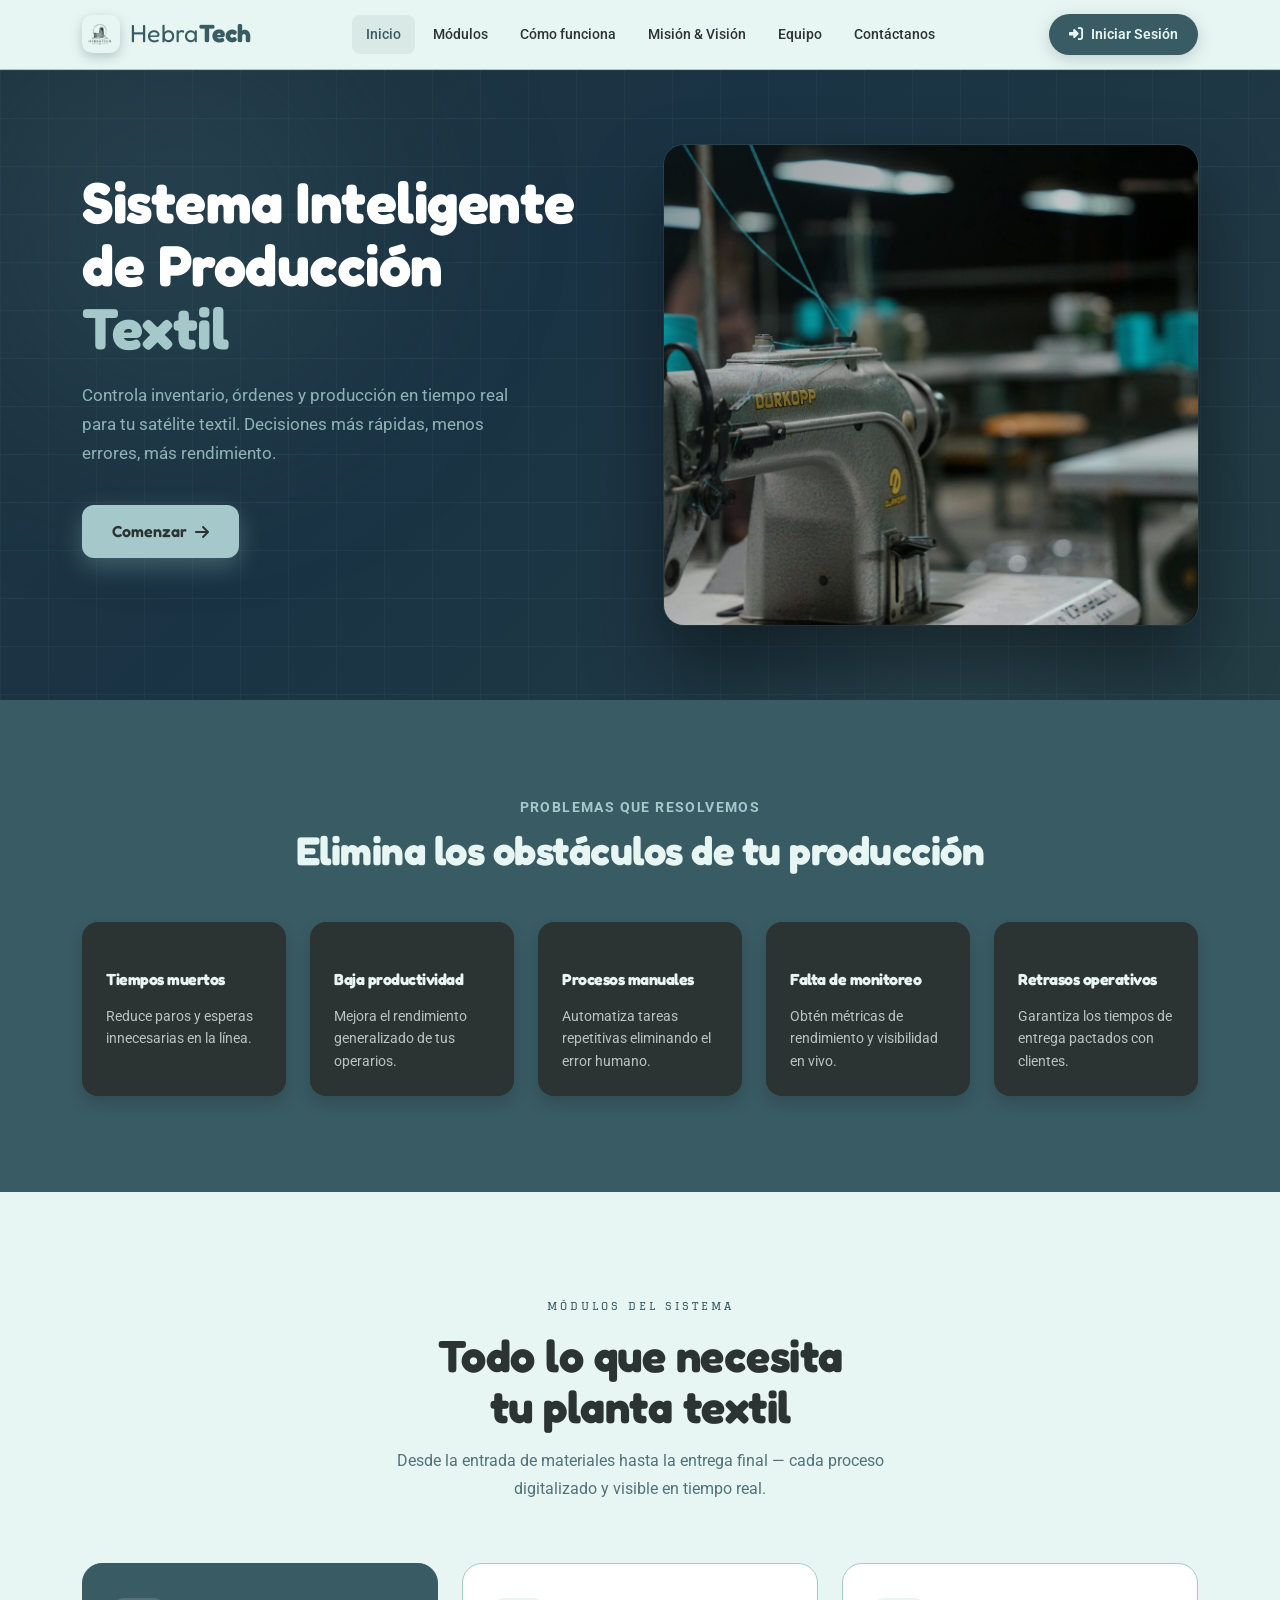
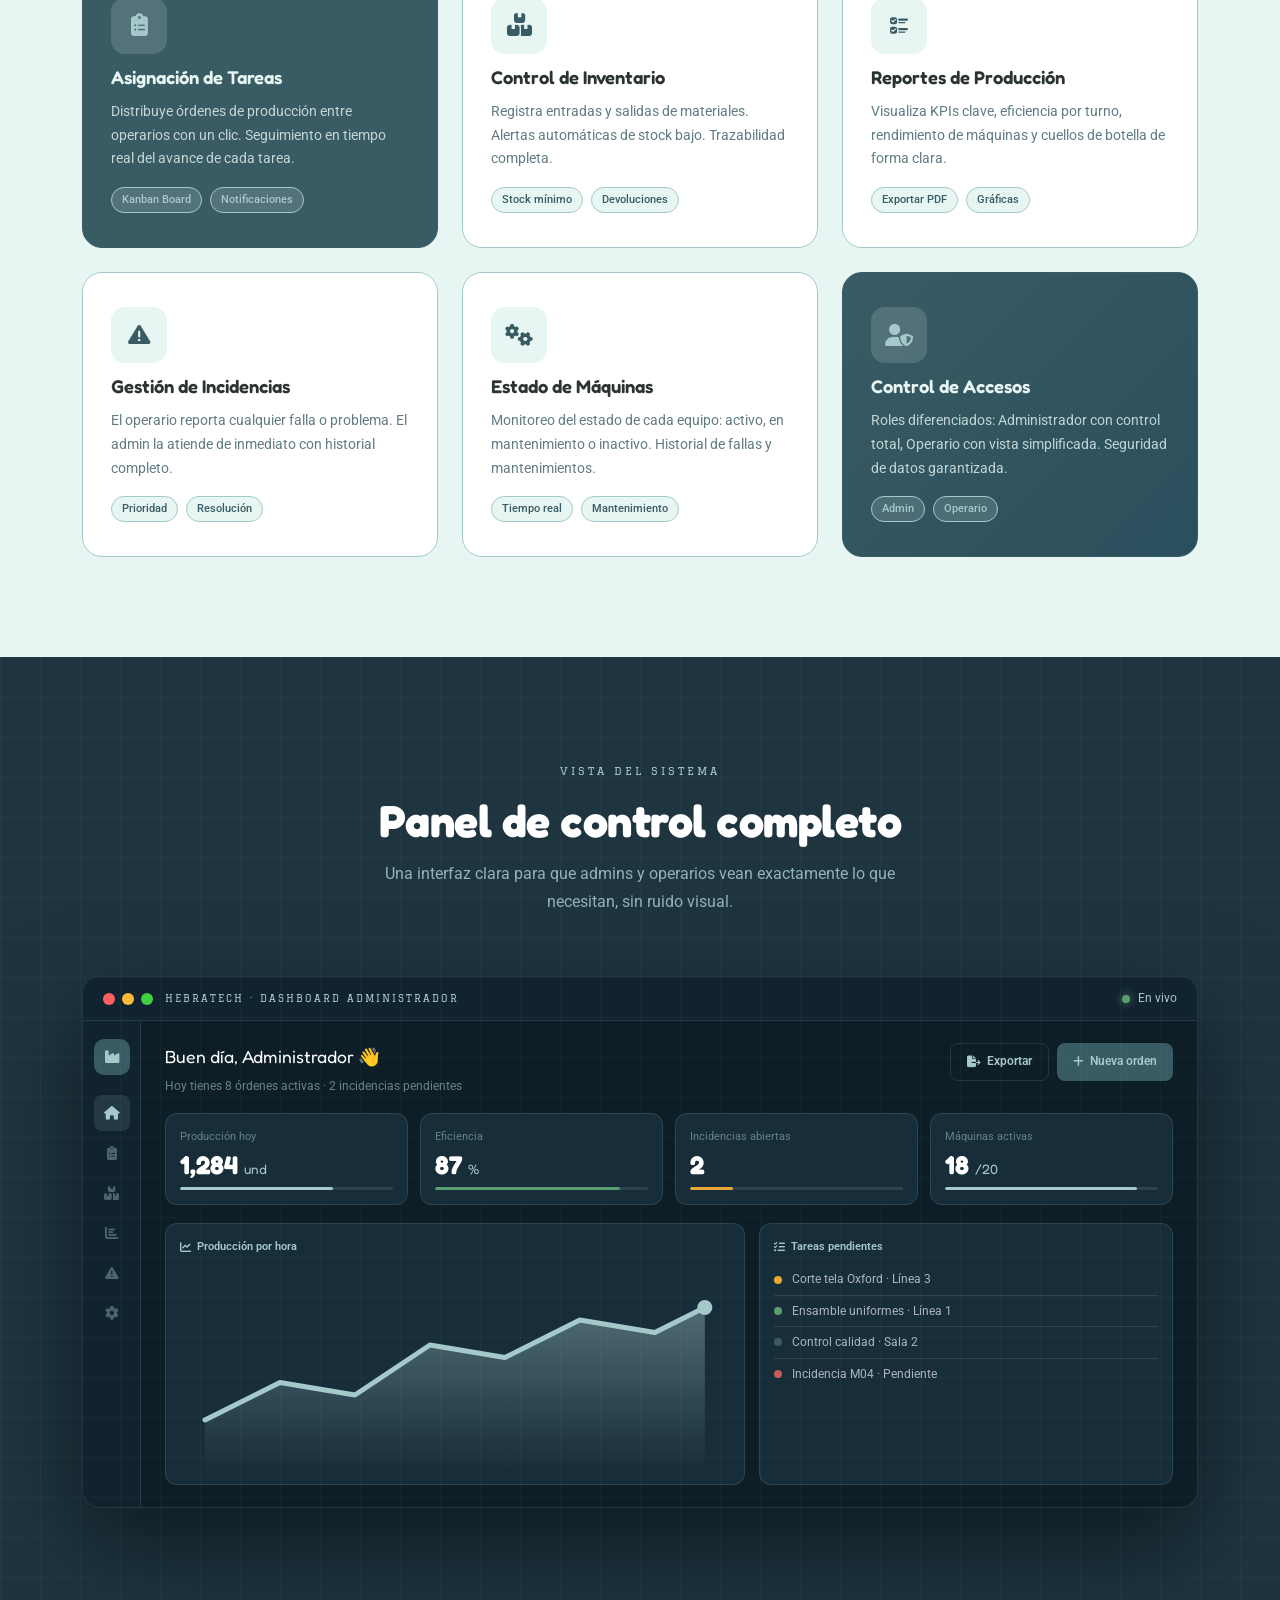
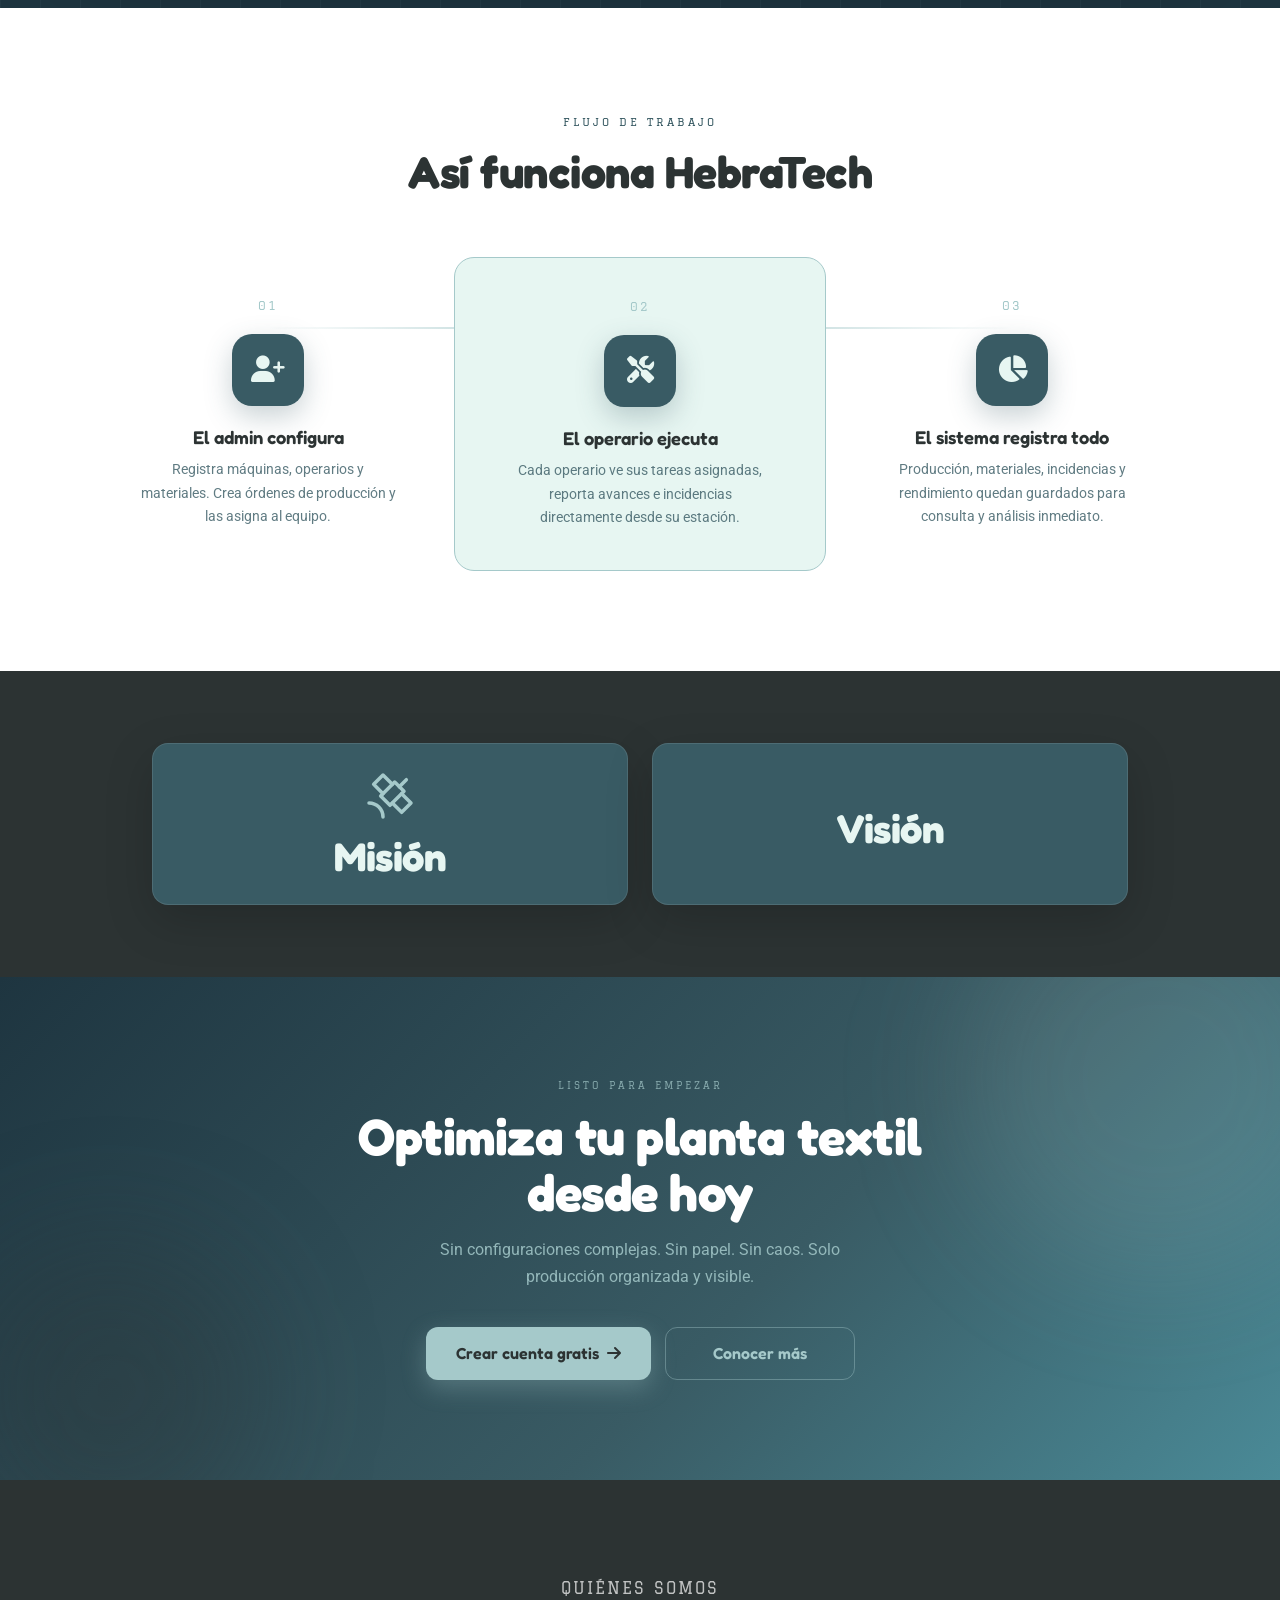
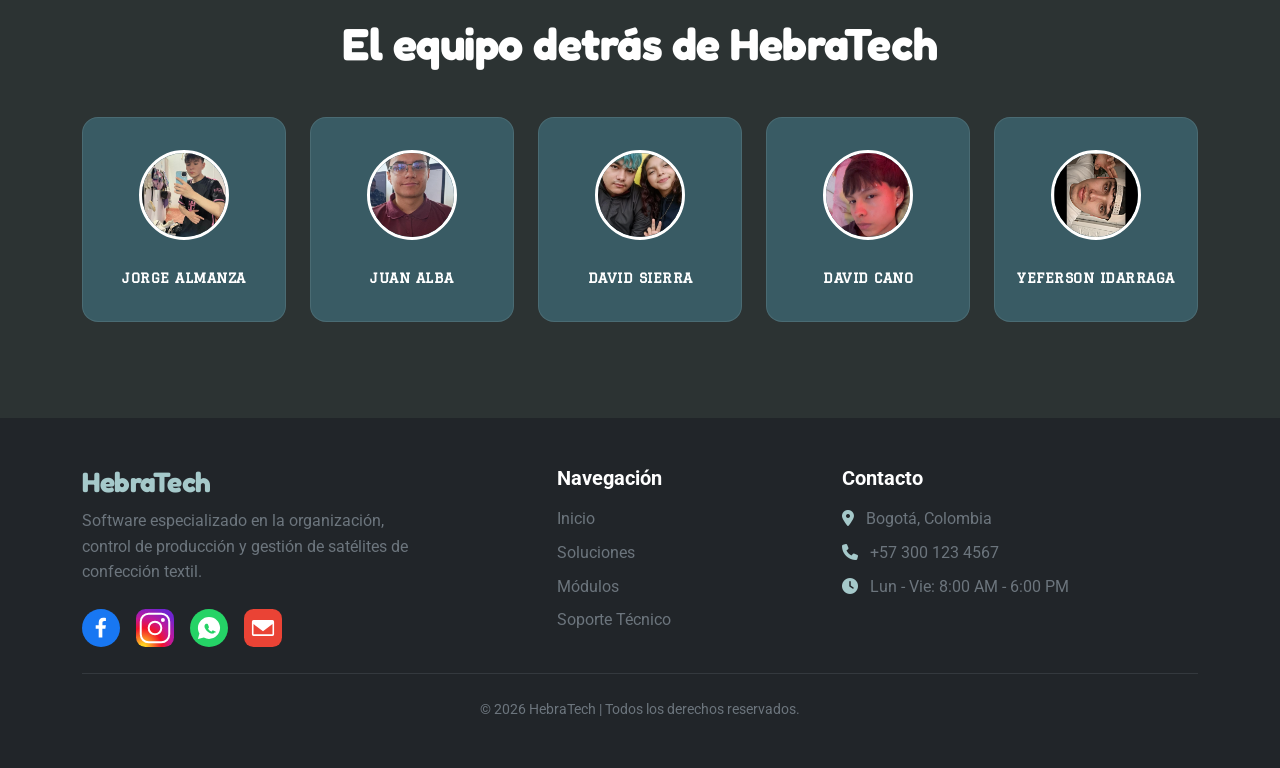
<file: index.html>
<!DOCTYPE html>
<html lang="es">

<head>
    <meta charset="UTF-8" />
    <meta name="viewport" content="width=device-width, initial-scale=1.0" />
    <title>HebraTech | Sistema Inteligente de Producción Textil</title>

    <!-- Google Fonts -->
    <link rel="preconnect" href="https://fonts.googleapis.com" />
    <link rel="preconnect" href="https://fonts.gstatic.com" crossorigin />
    <link
        href="https://fonts.googleapis.com/css2?family=Fredoka:wght@400;500;600;700&family=Graduate&family=Roboto:wght@300;400;500;700&display=swap"
        rel="stylesheet" />

    <!-- Bootstrap 5 -->
    <link href="https://cdn.jsdelivr.net/npm/bootstrap@5.3.3/dist/css/bootstrap.min.css" rel="stylesheet" />

    <!-- Font Awesome 6 -->
    <link rel="stylesheet" href="https://cdnjs.cloudflare.com/ajax/libs/font-awesome/6.5.0/css/all.min.css" />
    <!-- boton hamurguesa-->
    <script src="https://cdn.jsdelivr.net/npm/bootstrap@5.3.3/dist/js/bootstrap.bundle.min.js"></script>

    <!-- Custom CSS -->
    <link rel="stylesheet" href="css/style.css" />
</head>

<body>

    <!-- ── NAVBAR ── -->
    <nav class="ht-navbar navbar navbar-expand-lg">
        <div class="container-xl">

            <a class="ht-brand" href="#">
                <div class="brand-icon">
                    <img src="img/logo.png" alt="logohebratech" style="width:100%;height:auto;" />
                </div>
                <span>Hebra<strong>Tech</strong></span>
            </a>

            <button class="navbar-toggler ht-toggler" type="button" data-bs-toggle="collapse" data-bs-target="#mainNav"
                aria-label="Menú">
                <i class="fas fa-bars"></i>
            </button>

            <div class="collapse navbar-collapse" id="mainNav">
                <ul class="navbar-nav mx-auto gap-1">
                    <li class="nav-item"><a class="ht-nav-link active" href="#inicio">Inicio</a></li>
                    <li class="nav-item"><a class="ht-nav-link" href="#modulos">Módulos</a></li>
                    <li class="nav-item"><a class="ht-nav-link" href="#como-funciona">Cómo funciona</a></li>
                    <li class="nav-item"><a class="ht-nav-link" href="#mision-vision">Misión & Visión</a></li>
                    <li class="nav-item"><a class="ht-nav-link" href="#equipo">Equipo</a></li>
                    <li class="nav-item"><a class="ht-nav-link" href="#contacto">Contáctanos</a></li>
                </ul>
                <a href="auth/iniciosesion.html" class="btn-ht-login">
                    <i class="fas fa-right-to-bracket"></i>
                    <span>Iniciar Sesión</span>
                </a>
            </div>

        </div>
    </nav>


    <!-- ── HERO ── -->
    <section class="ht-hero" id="inicio">
        <div class="hero-grid-overlay"></div>
        <div class="orb orb-1"></div>
        <div class="orb orb-2"></div>

        <div class="container-xl">
            <div class="row align-items-center g-5">

                <!-- Texto izquierda -->
                <div class="col-lg-6">
                    <h1 class="hero-title">
                        Sistema Inteligente<br>
                        de Producción<br>
                        <span class="title-accent">Textil</span>
                    </h1>
                    <p class="hero-sub">
                        Controla inventario, órdenes y producción en tiempo real
                        para tu satélite textil. Decisiones más rápidas, menos errores,
                        más rendimiento.
                    </p>
                    <div class="hero-actions">
                        <a href="auth/iniciosesion.html" class="btn-hero-primary">
                            Comenzar <i class="fas fa-arrow-right"></i>
                        </a>
                    </div>
                </div>

                <!-- Imagen derecha -->
                <div class="col-lg-6 d-none d-lg-block">
                    <div class="hero-img-wrap">
                        <img src="img/imagenhero.jpg" alt="Máquina de coser textil" class="hero-img" />
                        <div class="hero-img-overlay"></div>
                    </div>
                </div>

            </div>
        </div>
    </section>


    <!-- ── CARDS ──-->
    <section id="soluciones" class="py-5 bg-hb-fortaleza">
        <div class="container py-5">

            <div class="text-center mb-5">
                <p class="text-hb-mentalidad fw-bold text-uppercase mb-2 small tracking-wider">Problemas que resolvemos
                </p>
                <h2 class="fw-bold text-hb-atencion display-6">Elimina los obstáculos de tu producción</h2>
            </div>

            <div class="row row-cols-1 row-cols-md-3 row-cols-lg-5 g-4">
                <div class="col">
                    <div class="card h-100 bg-hb-actitud border-0 p-4 rounded-4 hover-effect shadow">
                        <div class="text-hb-mentalidad mb-4"><i class="bi bi-clock-history display-5"></i></div>
                        <h6 class="text-hb-atencion fw-bold mb-3">Tiempos muertos</h6>
                        <p class="text-hb-atencion opacity-75 mb-0 small">Reduce paros y esperas innecesarias en la
                            línea.</p>
                    </div>
                </div>
                <div class="col">
                    <div class="card h-100 bg-hb-actitud border-0 p-4 rounded-4 hover-effect shadow">
                        <div class="text-hb-mentalidad mb-4"><i class="bi bi-person-down display-5"></i></div>
                        <h6 class="text-hb-atencion fw-bold mb-3">Baja productividad</h6>
                        <p class="text-hb-atencion opacity-75 mb-0 small">Mejora el rendimiento generalizado de tus
                            operarios.</p>
                    </div>
                </div>
                <div class="col">
                    <div class="card h-100 bg-hb-actitud border-0 p-4 rounded-4 hover-effect shadow">
                        <div class="text-hb-mentalidad mb-4"><i class="bi bi-layers display-5"></i></div>
                        <h6 class="text-hb-atencion fw-bold mb-3">Procesos manuales</h6>
                        <p class="text-hb-atencion opacity-75 mb-0 small">Automatiza tareas repetitivas eliminando el
                            error humano.</p>
                    </div>
                </div>
                <div class="col">
                    <div class="card h-100 bg-hb-actitud border-0 p-4 rounded-4 hover-effect shadow">
                        <div class="text-hb-mentalidad mb-4"><i class="bi bi-bar-chart-line display-5"></i></div>
                        <h6 class="text-hb-atencion fw-bold mb-3">Falta de monitoreo</h6>
                        <p class="text-hb-atencion opacity-75 mb-0 small">Obtén métricas de rendimiento y visibilidad en
                            vivo.</p>
                    </div>
                </div>
                <div class="col">
                    <div class="card h-100 bg-hb-actitud border-0 p-4 rounded-4 hover-effect shadow">
                        <div class="text-hb-mentalidad mb-4"><i class="bi bi-truck display-5"></i></div>
                        <h6 class="text-hb-atencion fw-bold mb-3">Retrasos operativos</h6>
                        <p class="text-hb-atencion opacity-75 mb-0 small">Garantiza los tiempos de entrega pactados con
                            clientes.</p>
                    </div>
                </div>
            </div>
        </div>
    </section>

    <!-- ── FEATURES ── -->
    <section class="ht-features" id="modulos">
        <div class="container-xl">
            <div class="text-center section-head">
                <div class="section-eyebrow">MÓDULOS DEL SISTEMA</div>
                <h2 class="section-title">Todo lo que necesita<br>tu planta textil</h2>
                <p class="section-sub">
                    Desde la entrada de materiales hasta la entrega final —
                    cada proceso digitalizado y visible en tiempo real.
                </p>
            </div>

            <div class="row g-4 feat-grid">
                <div class="col-md-6 col-lg-4">
                    <div class="feat-card fc-dark">
                        <div class="fc-icon"><i class="fas fa-clipboard-list"></i></div>
                        <h5>Asignación de Tareas</h5>
                        <p>Distribuye órdenes de producción entre operarios con un clic. Seguimiento en tiempo real del
                            avance de cada tarea.</p>
                        <div class="fc-footer">
                            <span class="fc-tag">Kanban Board</span>
                            <span class="fc-tag">Notificaciones</span>
                        </div>
                    </div>
                </div>
                <div class="col-md-6 col-lg-4">
                    <div class="feat-card">
                        <div class="fc-icon"><i class="fas fa-boxes-stacked"></i></div>
                        <h5>Control de Inventario</h5>
                        <p>Registra entradas y salidas de materiales. Alertas automáticas de stock bajo. Trazabilidad
                            completa.</p>
                        <div class="fc-footer">
                            <span class="fc-tag">Stock mínimo</span>
                            <span class="fc-tag">Devoluciones</span>
                        </div>
                    </div>
                </div>
                <div class="col-md-6 col-lg-4">
                    <div class="feat-card">
                        <div class="fc-icon">
                            <svg xmlns="http://www.w3.org/2000/svg" width="19" height="19" fill="currentColor"
                                class="bi bi-ui-checks" viewBox="0 0 16 16">
                                <path
                                    d="M7 2.5a.5.5 0 0 1 .5-.5h7a.5.5 0 0 1 .5.5v1a.5.5 0 0 1-.5.5h-7a.5.5 0 0 1-.5-.5zM2 1a2 2 0 0 0-2 2v2a2 2 0 0 0 2 2h2a2 2 0 0 0 2-2V3a2 2 0 0 0-2-2zm0 8a2 2 0 0 0-2 2v2a2 2 0 0 0 2 2h2a2 2 0 0 0 2-2v-2a2 2 0 0 0-2-2zm.854-3.646a.5.5 0 0 1-.708 0l-1-1a.5.5 0 1 1 .708-.708l.646.647 1.646-1.647a.5.5 0 1 1 .708.708zm0 8a.5.5 0 0 1-.708 0l-1-1a.5.5 0 0 1 .708-.708l.646.647 1.646-1.647a.5.5 0 0 1 .708.708zM7 10.5a.5.5 0 0 1 .5-.5h7a.5.5 0 0 1 .5.5v1a.5.5 0 0 1-.5.5h-7a.5.5 0 0 1-.5-.5zm0-5a.5.5 0 0 1 .5-.5h5a.5.5 0 0 1 0 1h-5a.5.5 0 0 1-.5-.5m0 8a.5.5 0 0 1 .5-.5h5a.5.5 0 0 1 0 1h-5a.5.5 0 0 1-.5-.5" />
                            </svg>
                        </div>
                        <h5>Reportes de Producción</h5>
                        <p>Visualiza KPIs clave, eficiencia por turno, rendimiento de máquinas y cuellos de botella de
                            forma clara.</p>
                        <div class="fc-footer">
                            <span class="fc-tag">Exportar PDF</span>
                            <span class="fc-tag">Gráficas</span>
                        </div>
                    </div>
                </div>
                <div class="col-md-6 col-lg-4">
                    <div class="feat-card">
                        <div class="fc-icon"><i class="fas fa-triangle-exclamation"></i></div>
                        <h5>Gestión de Incidencias</h5>
                        <p>El operario reporta cualquier falla o problema. El admin la atiende de inmediato con
                            historial completo.</p>
                        <div class="fc-footer">
                            <span class="fc-tag">Prioridad</span>
                            <span class="fc-tag">Resolución</span>
                        </div>
                    </div>
                </div>
                <div class="col-md-6 col-lg-4">
                    <div class="feat-card">
                        <div class="fc-icon"><i class="fas fa-gears"></i></div>
                        <h5>Estado de Máquinas</h5>
                        <p>Monitoreo del estado de cada equipo: activo, en mantenimiento o inactivo. Historial de fallas
                            y mantenimientos.</p>
                        <div class="fc-footer">
                            <span class="fc-tag">Tiempo real</span>
                            <span class="fc-tag">Mantenimiento</span>
                        </div>
                    </div>
                </div>
                <div class="col-md-6 col-lg-4">
                    <div class="feat-card fc-accent">
                        <div class="fc-icon"><i class="fas fa-user-shield"></i></div>
                        <h5>Control de Accesos</h5>
                        <p>Roles diferenciados: Administrador con control total, Operario con vista simplificada.
                            Seguridad de datos garantizada.</p>
                        <div class="fc-footer">
                            <span class="fc-tag">Admin</span>
                            <span class="fc-tag">Operario</span>
                        </div>
                    </div>
                </div>
            </div>
        </div>
    </section>

    <!-- ── DASHBOARD PREVIEW ── -->
    <section class="ht-preview" id="demo">
        <div class="container-xl">
            <div class="text-center section-head">
                <div class="section-eyebrow" style="color:var(--accent)">VISTA DEL SISTEMA</div>
                <h2 class="section-title" style="color:#fff">Panel de control completo</h2>
                <p class="section-sub" style="color:var(--accent)">
                    Una interfaz clara para que admins y operarios vean exactamente lo que necesitan, sin ruido visual.
                </p>
            </div>

            <div class="full-dash-wrap">
                <div class="full-dash-topbar">
                    <div class="dash-dots">
                        <span class="dot dot-r"></span>
                        <span class="dot dot-y"></span>
                        <span class="dot dot-g"></span>
                    </div>
                    <span
                        style="font-family:var(--ff-label);font-size:0.65rem;letter-spacing:2px;color:var(--accent);margin-left:12px">
                        HEBRATECH · DASHBOARD ADMINISTRADOR
                    </span>
                    <div class="ms-auto d-flex gap-2 align-items-center">
                        <span class="live-dot"></span>
                        <span style="font-size:0.75rem;color:var(--accent)">En vivo</span>
                    </div>
                </div>

                <div class="full-dash-body">
                    <!-- Sidebar -->
                    <div class="full-dash-sidebar">
                        <div class="sidebar-logo"><i class="fas fa-industry"></i></div>
                        <div class="sidebar-nav">
                            <div class="sb-item active"><i class="fas fa-house"></i></div>
                            <div class="sb-item"><i class="fas fa-clipboard-list"></i></div>
                            <div class="sb-item"><i class="fas fa-boxes-stacked"></i></div>
                            <div class="sb-item"><i class="fas fa-chart-bar"></i></div>
                            <div class="sb-item"><i class="fas fa-triangle-exclamation"></i></div>
                            <div class="sb-item"><i class="fas fa-gear"></i></div>
                        </div>
                    </div>

                    <!-- Main area -->
                    <div class="full-dash-main">
                        <div class="fd-greeting">
                            <div>
                                <p class="fd-greeting-title">Buen día, Administrador <span>👋</span></p>
                                <p class="fd-greeting-sub">Hoy tienes 8 órdenes activas · 2 incidencias pendientes</p>
                            </div>
                            <div class="d-flex gap-2">
                                <button class="fd-btn-outline"><i class="fas fa-file-export"></i> Exportar</button>
                                <button class="fd-btn-primary"><i class="fas fa-plus"></i> Nueva orden</button>
                            </div>
                        </div>

                        <div class="fd-kpi-row">
                            <div class="fd-kpi">
                                <span class="fd-kpi-label">Producción hoy</span>
                                <span class="fd-kpi-val">1,284 <small>und</small></span>
                                <div class="fd-kpi-bar">
                                    <div style="width:72%"></div>
                                </div>
                            </div>
                            <div class="fd-kpi">
                                <span class="fd-kpi-label">Eficiencia</span>
                                <span class="fd-kpi-val">87 <small>%</small></span>
                                <div class="fd-kpi-bar">
                                    <div style="width:87%;background:#5a9e6f"></div>
                                </div>
                            </div>
                            <div class="fd-kpi">
                                <span class="fd-kpi-label">Incidencias abiertas</span>
                                <span class="fd-kpi-val">2</span>
                                <div class="fd-kpi-bar">
                                    <div style="width:20%;background:#e8a838"></div>
                                </div>
                            </div>
                            <div class="fd-kpi">
                                <span class="fd-kpi-label">Máquinas activas</span>
                                <span class="fd-kpi-val">18 <small>/20</small></span>
                                <div class="fd-kpi-bar">
                                    <div style="width:90%"></div>
                                </div>
                            </div>
                        </div>

                        <div class="fd-bottom-row">
                            <div class="fd-mini-chart">
                                <p class="fd-section-title"><i class="fas fa-chart-line"></i> Producción por hora</p>
                                <svg viewBox="0 0 220 80" xmlns="http://www.w3.org/2000/svg">
                                    <defs>
                                        <linearGradient id="lineGrad" x1="0" y1="0" x2="0" y2="1">
                                            <stop offset="0%" stop-color="#A5C9CA" stop-opacity="0.4" />
                                            <stop offset="100%" stop-color="#A5C9CA" stop-opacity="0" />
                                        </linearGradient>
                                    </defs>
                                    <path d="M10,60 L40,45 L70,50 L100,30 L130,35 L160,20 L190,25 L210,15" fill="none"
                                        stroke="#A5C9CA" stroke-width="2" stroke-linecap="round"
                                        stroke-linejoin="round" />
                                    <path
                                        d="M10,60 L40,45 L70,50 L100,30 L130,35 L160,20 L190,25 L210,15 L210,80 L10,80 Z"
                                        fill="url(#lineGrad)" />
                                    <circle cx="210" cy="15" r="3" fill="#A5C9CA" />
                                </svg>
                            </div>
                            <div class="fd-tasks-mini">
                                <p class="fd-section-title"><i class="fas fa-list-check"></i> Tareas pendientes</p>
                                <div class="fd-task-item">
                                    <span class="fd-task-dot" style="background:#e8a838"></span>
                                    <span>Corte tela Oxford · Línea 3</span>
                                </div>
                                <div class="fd-task-item">
                                    <span class="fd-task-dot" style="background:#5a9e6f"></span>
                                    <span>Ensamble uniformes · Línea 1</span>
                                </div>
                                <div class="fd-task-item">
                                    <span class="fd-task-dot" style="background:#395B64"></span>
                                    <span>Control calidad · Sala 2</span>
                                </div>
                                <div class="fd-task-item">
                                    <span class="fd-task-dot" style="background:#c85a5a"></span>
                                    <span>Incidencia M04 · Pendiente</span>
                                </div>
                            </div>
                        </div>
                    </div>
                </div>
            </div>
        </div>
    </section>

    <!-- ── HOW IT WORKS ── -->
    <section class="ht-how" id="como-funciona">
        <div class="container-xl">
            <div class="text-center section-head">
                <div class="section-eyebrow">FLUJO DE TRABAJO</div>
                <h2 class="section-title">Así funciona HebraTech</h2>
            </div>

            <div class="row g-0 how-timeline">
                <div class="col-md-4">
                    <div class="how-step">
                        <div class="how-num">01</div>
                        <div class="how-icon"><i class="fas fa-user-plus"></i></div>
                        <h5>El admin configura</h5>
                        <p>Registra máquinas, operarios y materiales. Crea órdenes de producción y las asigna al equipo.
                        </p>
                    </div>
                </div>
                <div class="col-md-4">
                    <div class="how-step how-step-mid">
                        <div class="how-num">02</div>
                        <div class="how-icon"><i class="fas fa-screwdriver-wrench"></i></div>
                        <h5>El operario ejecuta</h5>
                        <p>Cada operario ve sus tareas asignadas, reporta avances e incidencias directamente desde su
                            estación.</p>
                    </div>
                </div>
                <div class="col-md-4">
                    <div class="how-step">
                        <div class="how-num">03</div>
                        <div class="how-icon"><i class="fas fa-chart-pie"></i></div>
                        <h5>El sistema registra todo</h5>
                        <p>Producción, materiales, incidencias y rendimiento quedan guardados para consulta y análisis
                            inmediato.</p>
                    </div>
                </div>
            </div>
        </div>
    </section>

    <!-- ── Mision Y Vision ── -->
    <section id="mision-vision" class="py-5 bg-hb-actitud">
        <div class="container py-4">
            <div class="row row-cols-1 row-cols-md-2 g-4 justify-content-center mx-auto" style="max-width: 1000px;">

                <div class="col">
                    <div
                        class="mv-interactive-card h-100 bg-hb-fortaleza p-4 rounded-4 shadow-lg text-center border border-light border-opacity-10">
                        <div class="mv-initial-content">
                            <svg xmlns="http://www.w3.org/2000/svg" width="1em" height="1em" viewBox="0 0 24 24"
                                fill="none" stroke="currentColor" stroke-width="1.5" stroke-linecap="round"
                                stroke-linejoin="round" class="display-4 text-hb-mentalidad mb-2 d-block mx-auto">
                                <path d="M13 7 9 3 5 7l4 4" />
                                <path d="m17 11 4 4-4 4-4-4" />
                                <path d="m8 12 4 4 6-6-4-4Z" />
                                <path d="m16 8 3-3" />
                                <path d="M9 21a6 6 0 0 0-6-6" />
                            </svg>
                            <h3 class="display-6 fw-bold text-hb-atencion mb-0">Misión</h3>
                        </div>
                        <div class="mv-hidden-content">
                            <p
                                class="text-hb-atencion fs-6 lh-base mb-0 pt-3 border-top border-light border-opacity-10">
                                Desarrollar soluciones tecnológicas innovadoras que optimicen la organización y gestión
                                de los satélites de confección textil, impulsando su productividad, control operativo y
                                eficiencia competitiva en la industria.
                            </p>
                        </div>
                    </div>
                </div>

                <div class="col">
                    <div
                        class="mv-interactive-card h-100 bg-hb-fortaleza p-4 rounded-4 shadow-lg text-center border border-light border-opacity-10">
                        <div class="mv-initial-content">
                            <i class="bi bi-rocket-takeoff display-4 text-hb-mentalidad mb-2 d-block"></i>
                            <h3 class="display-6 fw-bold text-hb-atencion mb-0">Visión</h3>
                        </div>
                        <div class="mv-hidden-content">
                            <p
                                class="text-hb-atencion fs-6 lh-base mb-0 pt-3 border-top border-light border-opacity-10">
                                Ser la plataforma líder en modernización textil, reconocida por transformar la
                                manufactura y los satélites de confección mediante herramientas digitales accesibles,
                                eficientes y de alto impacto estructural.
                            </p>
                        </div>
                    </div>
                </div>

            </div>
        </div>
    </section>

    <!-- ── CTA BANNER ── -->
    <section class="ht-cta">
        <div class="cta-orb cta-orb-1"></div>
        <div class="cta-orb cta-orb-2"></div>
        <div class="container-xl position-relative" style="z-index:2">
            <div class="row justify-content-center text-center">
                <div class="col-lg-7">
                    <div class="cta-eyebrow">LISTO PARA EMPEZAR</div>
                    <h2 class="cta-title">Optimiza tu planta textil<br>desde hoy</h2>
                    <p class="cta-sub">Sin configuraciones complejas. Sin papel. Sin caos. Solo producción organizada y
                        visible.</p>
                    <div class="cta-actions">
                        <a href="iniciosesion.html" class="btn-hero-primary btn-cta">
                            Crear cuenta gratis <i class="fas fa-arrow-right"></i>
                        </a>
                        <a href="quienessomos.html" class="btn-hero-ghost btn-cta">
                            Conocer más
                        </a>
                    </div>
                </div>
            </div>
        </div>
    </section>

    <!-- Desarrolladores -->
    <section class="team-section" id="equipo">
        <div class="container">
            <div class="text-center mb-5 fade-up">
                <p class="section-label"
                    style="color: var(--white); opacity: .7; text-transform: uppercase; letter-spacing: 2px;">Quiénes
                    somos</p>
                <h2 class="section-title" style="color: var(--white);">El equipo detrás de HebraTech</h2>
            </div>

            <div class="row row-cols-2 row-cols-md-3 row-cols-lg-5 g-4 justify-content-center">

                <div class="col fade-up">
                    <div class="team-card">
                        <div class="team-avatar">
                            <img src="img/jorge.jpeg" alt="Jorge Almanza">
                        </div>
                        <div class="team-name">Jorge Almanza</div>
                    </div>
                </div>

                <div class="col fade-up">
                    <div class="team-card">
                        <div class="team-avatar">
                            <img src="img/juanalba.jpeg" alt="Juan Alba">
                        </div>
                        <div class="team-name">Juan Alba</div>
                    </div>
                </div>

                <div class="col fade-up">
                    <div class="team-card">
                        <div class="team-avatar">
                            <img src="img/david.png" alt="David Sierra">
                        </div>
                        <div class="team-name">David Sierra</div>
                    </div>
                </div>

                <div class="col fade-up">
                    <div class="team-card">
                        <div class="team-avatar">
                            <img src="img/santiago.jpeg" alt="David Cano">
                        </div>
                        <div class="team-name">David Cano</div>
                    </div>
                </div>

                <div class="col fade-up">
                    <div class="team-card">
                        <div class="team-avatar">
                            <img src="img/yeferson.jpeg" alt="Yeferson Idarraga">
                        </div>
                        <div class="team-name">Yeferson Idarraga</div>
                    </div>
                </div>

            </div>
        </div>
    </section>


    <!-- FOOTER -->
    <footer class="bg-dark text-white p-5" id="contacto">
        <div class="container">
            <div class="row text-center text-md-start gy-4">

                <div class="col-md-5">
                    <h3 class="fw-bold text-success" style="color: #A5C9CA !important;">HebraTech</h3>
                    <p class="text-secondary mb-4" style="max-width: 350px;">
                        Software especializado en la organización, control de producción y gestión de satélites de
                        confección textil.
                    </p>

                    <div class="d-flex justify-content-center justify-content-md-start gap-3 mt-3">
                        <a href="#" class="social-btn" title="Facebook">
                            <svg xmlns="http://www.w3.org/2000/svg" viewBox="0 0 48 48" width="38" height="38">
                                <circle cx="24" cy="24" r="24" fill="#1877F2" />
                                <path fill="#fff"
                                    d="M29.5 25l.7-4.5H25.8v-2.9c0-1.2.6-2.4 2.5-2.4h1.9v-3.8s-1.7-.3-3.4-.3c-3.5 0-5.7 2.1-5.7 5.9V20.5h-3.8V25h3.8v10.9c.8.1 1.5.1 2.3.1s1.6-.1 2.3-.1V25z" />
                            </svg>
                        </a>
                        <a href="#" class="social-btn" title="Instagram">
                            <svg xmlns="http://www.w3.org/2000/svg" viewBox="0 0 48 48" width="38" height="38">
                                <radialGradient id="ig1" cx="19%" cy="99%" r="108%">
                                    <stop offset="0%" stop-color="#FFD521" />
                                    <stop offset="5%" stop-color="#FFD521" />
                                    <stop offset="45%" stop-color="#F3122A" />
                                    <stop offset="70%" stop-color="#C2189A" />
                                    <stop offset="100%" stop-color="#7024D0" />
                                </radialGradient>
                                <rect width="48" height="48" rx="12" fill="url(#ig1)" />
                                <rect x="6" y="6" width="36" height="36" rx="10" fill="none" stroke="#fff"
                                    stroke-width="2.5" />
                                <circle cx="24" cy="24" r="8" fill="none" stroke="#fff" stroke-width="2.5" />
                                <circle cx="34" cy="14" r="2.5" fill="#fff" />
                            </svg>
                        </a>
                        <a href="#" class="social-btn" title="WhatsApp">
                            <svg xmlns="http://www.w3.org/2000/svg" viewBox="0 0 48 48" width="38" height="38">
                                <circle cx="24" cy="24" r="24" fill="#25D366" />
                                <path fill="#fff"
                                    d="M24 10C16.3 10 10 16.3 10 24c0 2.4.7 4.8 1.9 6.8L10 38l7.5-1.9c2 1.1 4.2 1.7 6.5 1.7 7.7 0 14-6.3 14-14S31.7 10 24 10zm7.3 19.3c-.3.9-1.8 1.7-2.5 1.8-.6.1-1.4.1-2.3-.1-3.1-.8-5.1-3-6.8-5.4-1-1.4-1.4-2.6-1.4-3.7 0-1.2.6-2.1 1.1-2.6.5-.5 1-.6 1.4-.6h1c.3 0 .6.2.8.7l1.2 3c.2.5.1.9-.1 1.3l-.7.8c-.2.2-.2.5 0 .7 1 1.5 2.2 2.5 3.8 3.2.3.1.5.1.7-.1l.7-.9c.3-.4.7-.5 1.1-.3l2.7 1.3c.5.2.8.5.5 1.4z" />
                            </svg>
                        </a>
                        <a href="mailto:contacto@hebratech.co" class="social-btn" title="Correo">
                            <svg xmlns="http://www.w3.org/2000/svg" viewBox="0 0 48 48" width="38" height="38">
                                <rect width="48" height="48" rx="12" fill="#EA4335" />
                                <path fill="#fff"
                                    d="M10 16v16a2 2 0 002 2h24a2 2 0 002-2V16a2 2 0 00-2-2H12a2 2 0 00-2 2zm2 0l12 9 12-9H12zm0 16V19l12 9 12-9v13H12z" />
                            </svg>
                        </a>
                    </div>
                </div>

                <div class="col-md-3">
                    <h5 class="fw-bold mb-3" style="color: #ffffff;">Navegación</h5>
                    <ul class="list-unstyled d-flex flex-column gap-2">
                        <li><a href="#inicio" class="text-secondary text-decoration-none hover-link">Inicio</a></li>
                        <li><a href="#soluciones" class="text-secondary text-decoration-none hover-link">Soluciones</a>
                        </li>
                        <li><a href="#modulos" class="text-secondary text-decoration-none hover-link">Módulos</a></li>
                        <li><a href="#contacto" class="text-secondary text-decoration-none hover-link">Soporte
                                Técnico</a></li>
                    </ul>
                </div>

                <div class="col-md-4">
                    <h5 class="fw-bold mb-3" style="color: #ffffff;">Contacto</h5>
                    <ul class="list-unstyled d-flex flex-column gap-2 text-secondary">
                        <li><i class="fas fa-location-dot me-2" style="color: #A5C9CA;"></i> Bogotá, Colombia</li>
                        <li><i class="fas fa-phone me-2" style="color: #A5C9CA;"></i> +57 300 123 4567</li>
                        <li><i class="fas fa-clock me-2" style="color: #A5C9CA;"></i> Lun - Vie: 8:00 AM - 6:00 PM</li>
                    </ul>
                </div>

            </div>

            <hr class="border-secondary my-4">

            <div class="text-center text-secondary small">
                <p class="mb-0">© 2026 HebraTech | Todos los derechos reservados.</p>
            </div>
        </div>
    </footer>

    <!-- Bootstrap JS -->
    <script>
        // Smooth scroll para links ancla del navbar
        document.querySelectorAll('a[href^="#"]').forEach(link => {
            link.addEventListener('click', function (e) {
                const targetId = this.getAttribute('href');
                if (targetId === '#') return;
                const target = document.querySelector(targetId);
                if (target) {
                    e.preventDefault();
                    target.scrollIntoView({ behavior: 'smooth', block: 'start' });

                    // Cierra el menú móvil si está abierto
                    const navCollapse = document.querySelector('#mainNav');
                    if (navCollapse && navCollapse.classList.contains('show')) {
                        const toggler = document.querySelector('.navbar-toggler');
                        toggler && toggler.click();
                    }
                }
            });
        });
        // Intersection Observer para las animaciones de aparición
        const observer = new IntersectionObserver((entries) => {
            entries.forEach(e => {
                // Añadimos tanto 'in-view' como 'visible' para asegurar compatibilidad con tu CSS
                if (e.isIntersecting) {
                    e.target.classList.add('in-view');
                    e.target.classList.add('visible');
                }
            });
        }, { threshold: 0.15 });

        // IMPORTANTE: Añadimos '.fade-up' al final de este selector
        document.querySelectorAll('.stat-card, .feat-card, .how-step, .fd-kpi, .fade-up').forEach(el => observer.observe(el));
    </script>

</body>

</html>
</file>
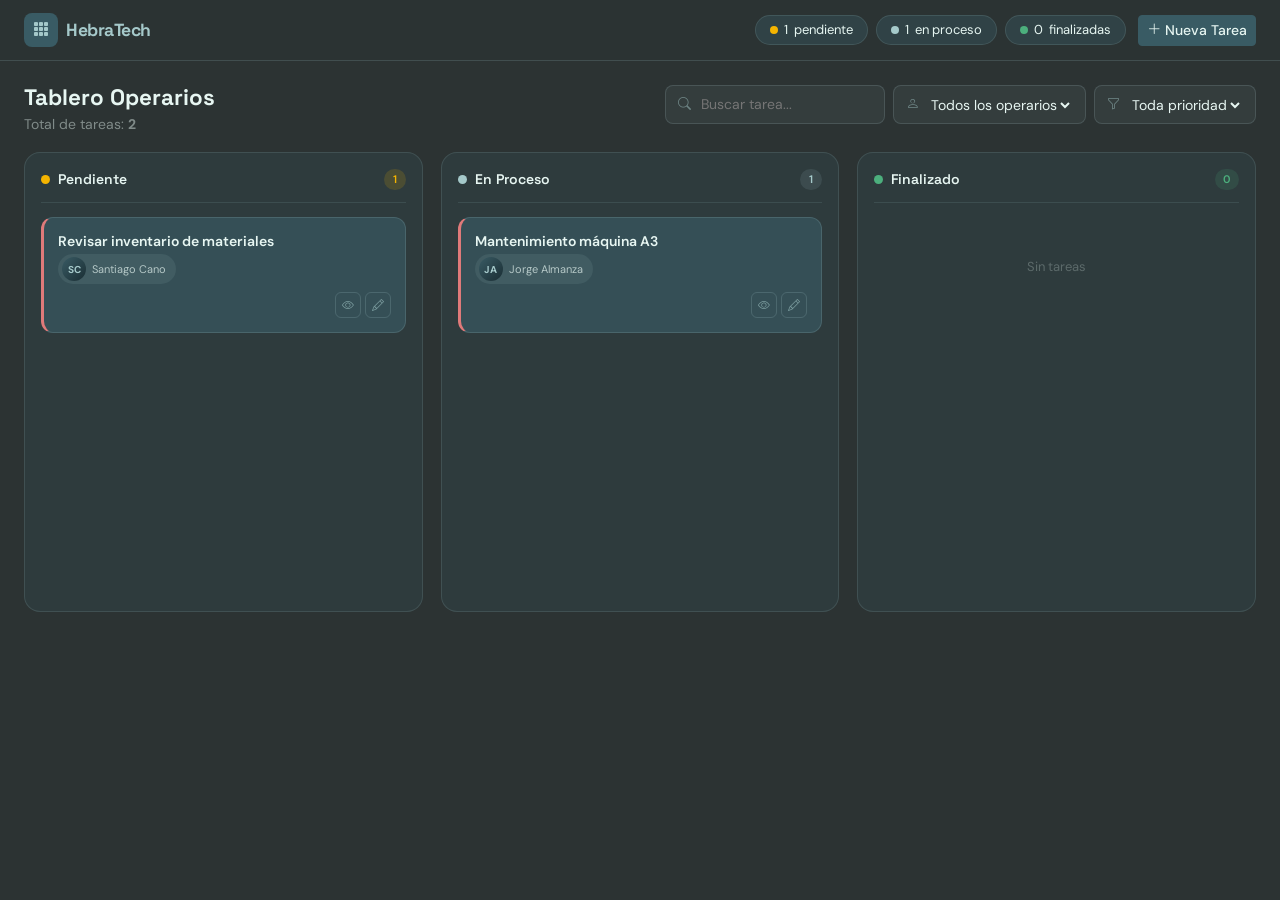
<file: modulos.operarios.html>
<!DOCTYPE html>
<html lang="es">
<head>
<meta charset="UTF-8">
<meta name="viewport" content="width=device-width, initial-scale=1.0">
<title>HebraTech — Módulo Operarios</title>
<link href="https://cdn.jsdelivr.net/npm/bootstrap@5.3.3/dist/css/bootstrap.min.css" rel="stylesheet">
<link href="https://cdn.jsdelivr.net/npm/bootstrap-icons@1.11.3/font/bootstrap-icons.css" rel="stylesheet">
<link href="https://fonts.googleapis.com/css2?family=DM+Sans:ital,opsz,wght@0,9..40,300;0,9..40,400;0,9..40,500;0,9..40,600;1,9..40,300&family=Space+Grotesk:wght@400;500;600;700&display=swap" rel="stylesheet">
<link rel="stylesheet" href="css/operario.css">
</head>
<body>

<nav class="navbar px-4 py-2">
  <div class="container-fluid px-0">
    <a class="navbar-brand d-flex align-items-center gap-2 text-decoration-none" href="#">
      <div style="width:34px;height:34px;background:var(--fortaleza);border-radius:8px;display:flex;align-items:center;justify-content:center;">
        <i class="bi bi-grid-3x3-gap-fill" style="color:var(--atencion);font-size:16px;"></i>
      </div>
      <span class="brand-text">HebraTech</span>
    </a>
    <div class="d-flex align-items-center gap-2">
      <span class="stat-pill d-none d-sm-flex">
        <span class="stat-dot" style="background:var(--amber)"></span>
        <span id="statPendiente">0</span> pendiente
      </span>
      <span class="stat-pill d-none d-sm-flex">
        <span class="stat-dot" style="background:var(--atencion)"></span>
        <span id="statProceso">0</span> en proceso
      </span>
      <span class="stat-pill d-none d-sm-flex">
        <span class="stat-dot" style="background:var(--success)"></span>
        <span id="statFinalizado">0</span> finalizadas
      </span>
      <button class="btn btn-primary btn-sm ms-1" onclick="openNewTask()">
        <i class="bi bi-plus-lg me-1"></i>Nueva Tarea
      </button>
    </div>
  </div>
</nav>

<div class="container-fluid p-3 p-md-4">

  <div class="d-flex justify-content-between align-items-start mb-3 flex-wrap gap-2">
    <div>
      <h2 class="mb-0" style="font-family:'Space Grotesk';font-weight:700;font-size:1.4rem;">Tablero Operarios</h2>
      <small style="color:rgba(231,246,242,0.45);">Total de tareas: <strong id="totalTasks">0</strong></small>
    </div>
    <div class="d-flex gap-2 flex-wrap">
      <div class="search-wrap">
        <i class="bi bi-search" style="color:rgba(165,201,202,0.5);font-size:13px;"></i>
        <input type="text" id="searchInput" placeholder="Buscar tarea..." style="min-width:140px;" oninput="renderTasks()" autocomplete="off">
      </div>
      <div class="search-wrap">
        <i class="bi bi-person" style="color:rgba(165,201,202,0.5);font-size:13px;"></i>
        <select id="filterAssignee" onchange="renderTasks()">
          <option value="">Todos los operarios</option>
          <option value="Santiago Cano">Santiago Cano</option>
          <option value="Jorge Almanza">Jorge Almanza</option>
          <option value="Deivid Sierra">Deivid Sierra</option>
          <option value="Juan Alba">Juan Alba</option>
          <option value="Yeferson Idarraga">Yeferson Idarraga</option>
        </select>
      </div>
      <div class="search-wrap">
        <i class="bi bi-funnel" style="color:rgba(165,201,202,0.5);font-size:13px;"></i>
        <select id="filterPrio" onchange="renderTasks()">
          <option value="">Toda prioridad</option>
          <option value="alta">Alta</option>
          <option value="media">Media</option>
          <option value="baja">Baja</option>
        </select>
      </div>
    </div>
  </div>

  <div class="kanban-board">
    <div class="kanban-col" id="col-pendiente" data-status="pendiente" ondragover="onDragOver(event)" ondrop="onDrop(event,'pendiente')" ondragleave="onDragLeave(event)">
      <div class="col-header">
        <span class="col-dot" style="background:var(--amber)"></span>
        <span class="col-title">Pendiente</span>
        <span class="col-count" id="count-pendiente" style="background:rgba(244,180,0,0.15);color:var(--amber)">0</span>
      </div>
      <div class="task-list" id="list-pendiente"></div>
    </div>

    <div class="kanban-col" id="col-proceso" data-status="proceso" ondragover="onDragOver(event)" ondrop="onDrop(event,'proceso')" ondragleave="onDragLeave(event)">
      <div class="col-header">
        <span class="col-dot" style="background:var(--atencion)"></span>
        <span class="col-title">En Proceso</span>
        <span class="col-count" id="count-proceso" style="background:rgba(165,201,202,0.12);color:var(--atencion)">0</span>
      </div>
      <div class="task-list" id="list-proceso"></div>
    </div>

    <div class="kanban-col" id="col-finalizado" data-status="finalizado" ondragover="onDragOver(event)" ondrop="onDrop(event,'finalizado')" ondragleave="onDragLeave(event)">
      <div class="col-header">
        <span class="col-dot" style="background:var(--success)"></span>
        <span class="col-title">Finalizado</span>
        <span class="col-count" id="count-finalizado" style="background:rgba(76,175,125,0.15);color:var(--success)">0</span>
      </div>
      <div class="task-list" id="list-finalizado"></div>
    </div>
  </div>
</div>

<div class="modal fade" id="taskModal" tabindex="-1">
  <div class="modal-dialog modal-dialog-centered">
    <div class="modal-content">
      <div class="modal-header">
        <h5 class="modal-title" id="modalTitle"><i class="bi bi-plus-circle me-2" style="color:var(--atencion)"></i>Nueva Tarea</h5>
        <button type="button" class="btn-close btn-close-white" data-bs-dismiss="modal"></button>
      </div>
      <div class="modal-body">
        <input type="hidden" id="taskId">
        <div class="mb-3">
          <label class="form-label">Título *</label>
          <input type="text" class="form-control" id="taskTitle" placeholder="Ej: Revisar inventario">
        </div>
        <div class="mb-3">
          <label class="form-label">Descripción</label>
          <textarea class="form-control" id="taskDesc" rows="3" placeholder="Detalles..."></textarea>
        </div>
        <div class="row g-3 mb-3">
          <div class="col-6">
            <label class="form-label">Responsable</label>
            <select class="form-select" id="taskAssignee">
              <option value="Santiago Cano">Santiago Cano</option>
              <option value="Jorge Almanza">Jorge Almanza</option>
              <option value="Deivid Sierra">Deivid Sierra</option>
              <option value="Juan Alba">Juan Alba</option>
              <option value="Yeferson Idarraga">Yeferson Idarraga</option>
            </select>
          </div>
          <div class="col-6">
            <label class="form-label">Prioridad</label>
            <select class="form-select" id="taskPrio">
              <option value="baja">🟢 Baja</option>
              <option value="media" selected>🟡 Media</option>
              <option value="alta">🔴 Alta</option>
            </select>
          </div>
        </div>
        <div class="row g-3">
          <div class="col-6">
            <label class="form-label">Estado</label>
            <select class="form-select" id="taskStatus">
              <option value="pendiente">Pendiente</option>
              <option value="proceso">En Proceso</option>
              <option value="finalizado">Finalizado</option>
            </select>
          </div>
          <div class="col-6">
            <label class="form-label">Etiqueta</label>
            <input type="text" class="form-control" id="taskTag" placeholder="Ej: Mantenimiento">
          </div>
        </div>
      </div>
      <div class="modal-footer gap-2">
        <button type="button" class="btn btn-outline-danger d-none" id="btnDelete" onclick="confirmDelete()">Eliminar</button>
        <button type="button" class="btn btn-outline-light" data-bs-dismiss="modal">Cancelar</button>
        <button type="button" class="btn btn-primary" onclick="saveTask()">Guardar</button>
      </div>
    </div>
  </div>
</div>

<div class="modal fade" id="viewModal" tabindex="-1">
  <div class="modal-dialog modal-dialog-centered">
    <div class="modal-content">
      <div class="modal-header">
        <h5 class="modal-title"><i class="bi bi-eye me-2" style="color:var(--atencion)"></i>Detalle</h5>
        <button type="button" class="btn-close btn-close-white" data-bs-dismiss="modal"></button>
      </div>
      <div class="modal-body" id="viewBody"></div>
      <div class="modal-footer gap-2">
        <button type="button" class="btn btn-outline-light" data-bs-dismiss="modal">Cerrar</button>
        <button type="button" class="btn btn-primary" id="btnViewEdit">Editar</button>
      </div>
    </div>
  </div>
</div>

<div class="toast-container" id="toastContainer"></div>

<script src="https://cdn.jsdelivr.net/npm/bootstrap@5.3.3/dist/js/bootstrap.bundle.min.js"></script>
<script>
const STORAGE_KEY = 'hebratech-tasks-v2';
let tasks = JSON.parse(localStorage.getItem(STORAGE_KEY)) || [];
let draggedId = null;
let taskModal, viewModal;

if (tasks.length === 0) {
  tasks = [
    { id: 1, title: 'Revisar inventario de materiales', desc: 'Verificar stock de tornillos.', assignee: 'Santiago Cano', prio: 'alta', status: 'pendiente', tag: 'Inventario', createdAt: Date.now() },
    { id: 2, title: 'Mantenimiento máquina A3', desc: 'Lubricación mensual.', assignee: 'Jorge Almanza', prio: 'alta', status: 'proceso', tag: 'Mantenimiento', createdAt: Date.now() }
  ];
  save();
}

function save() { localStorage.setItem(STORAGE_KEY, JSON.stringify(tasks)); }
function nextId() { return tasks.length ? Math.max(...tasks.map(t=>t.id)) + 1 : 1; }
function getInitials(name) { return name.split(' ').map(n=>n[0]).join('').toUpperCase().slice(0,2); }
function cap(s) { return s.charAt(0).toUpperCase() + s.slice(1); }
function esc(str) { return String(str).replace(/&/g,'&amp;').replace(/</g,'&lt;').replace(/>/g,'&gt;'); }

function renderTasks() {
  const search = document.getElementById('searchInput').value.toLowerCase();
  const fAssignee = document.getElementById('filterAssignee').value;
  const fPrio = document.getElementById('filterPrio').value;

  document.getElementById('totalTasks').textContent = tasks.length;

  const filtered = tasks.filter(t => {
    const mSearch = t.title.toLowerCase().includes(search);
    const mAssignee = !fAssignee || t.assignee === fAssignee;
    const mPrio = !fPrio || t.prio === fPrio;
    return mSearch && mAssignee && mPrio;
  });

  ['pendiente','proceso','finalizado'].forEach(status => {
    const list = document.getElementById(`list-${status}`);
    const inCol = filtered.filter(t => t.status === status);
    document.getElementById(`count-${status}`).textContent = inCol.length;
    document.getElementById(`stat${cap(status)}`).textContent = inCol.length;
    
    if (inCol.length === 0) {
      list.innerHTML = `<div class="empty-state">Sin tareas</div>`;
    } else {
      list.innerHTML = inCol.map(t => cardHTML(t)).join('');
    }
  });
}

function cardHTML(t) {
  return `
  <div class="task-card p-${t.prio}" draggable="true" ondragstart="onDragStart(event, ${t.id})">
    <div class="task-title">${esc(t.title)}</div>
    <div class="task-footer">
      <div class="assignee-chip"><div class="avatar">${getInitials(t.assignee)}</div><span class="assignee-name">${t.assignee}</span></div>
    </div>
    <div class="d-flex justify-content-end gap-1 mt-2">
        <button class="task-btn" onclick="viewTask(${t.id})"><i class="bi bi-eye"></i></button>
        <button class="task-btn" onclick="editTask(${t.id})"><i class="bi bi-pencil"></i></button>
    </div>
  </div>`;
}

function openNewTask() {
  document.getElementById('taskId').value = '';
  document.getElementById('taskTitle').value = '';
  document.getElementById('taskDesc').value = '';
  taskModal.show();
}

function saveTask() {
  const title = document.getElementById('taskTitle').value.trim();
  if (!title) return;
  const id = document.getElementById('taskId').value;
  const data = {
    title,
    desc: document.getElementById('taskDesc').value,
    assignee: document.getElementById('taskAssignee').value,
    prio: document.getElementById('taskPrio').value,
    status: document.getElementById('taskStatus').value,
    tag: document.getElementById('taskTag').value
  };
  if (id) {
    const idx = tasks.findIndex(x=>x.id===+id);
    tasks[idx] = { ...tasks[idx], ...data };
  } else {
    tasks.push({ id: nextId(), ...data, createdAt: Date.now() });
  }
  save(); renderTasks(); taskModal.hide();
}

function onDragStart(e, id) { draggedId = id; }
function onDragOver(e) { e.preventDefault(); }
function onDrop(e, status) {
  const t = tasks.find(x=>x.id===draggedId);
  if (t) { t.status = status; save(); renderTasks(); }
}

document.addEventListener('DOMContentLoaded', () => {
  taskModal = new bootstrap.Modal(document.getElementById('taskModal'));
  viewModal = new bootstrap.Modal(document.getElementById('viewModal'));
  renderTasks();
});
</script>
</body>
</html>
</file>
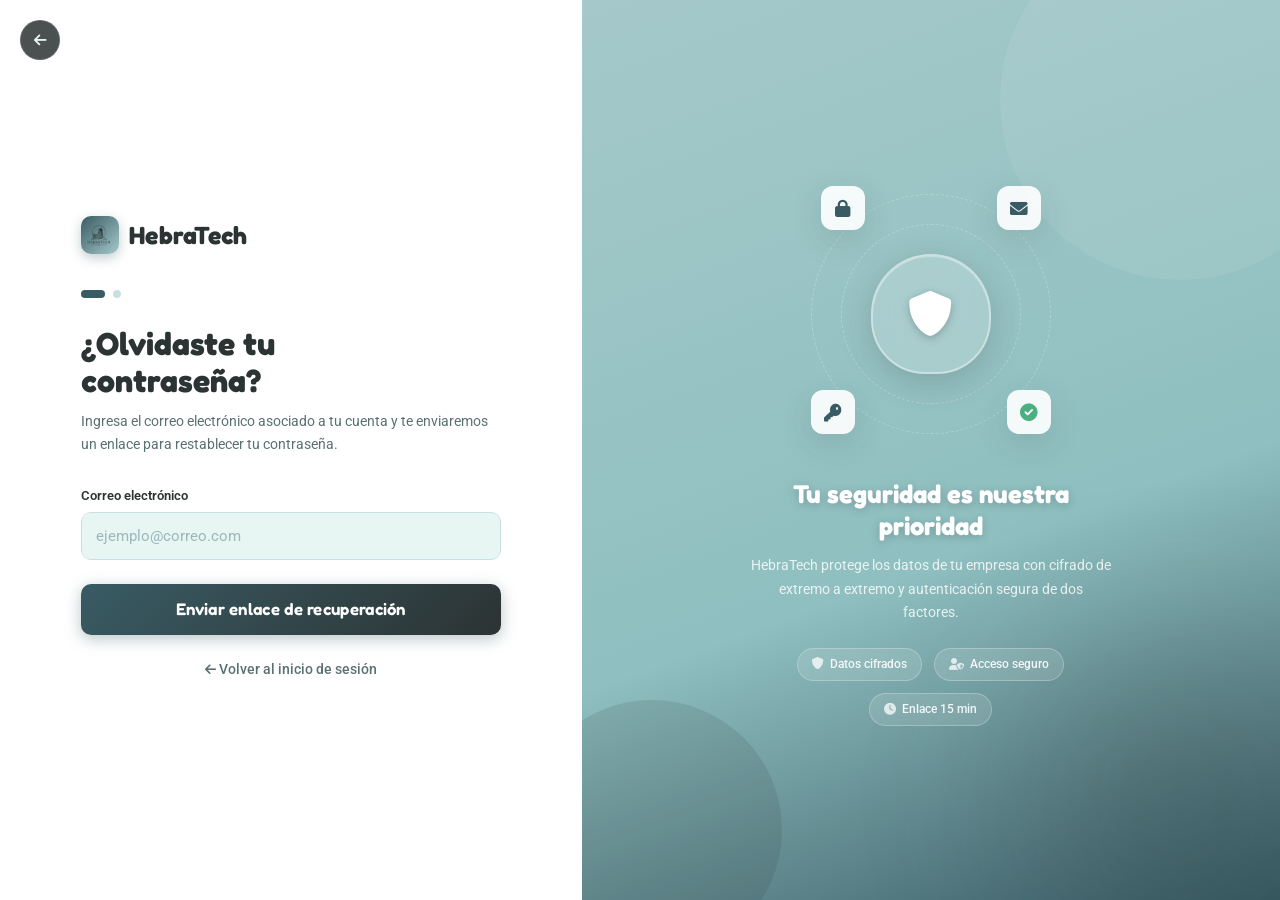
<file: auth/recuperar.html>
<!DOCTYPE html>
<html lang="es">
<head>
    <meta charset="UTF-8">
    <meta name="viewport" content="width=device-width, initial-scale=1.0">
    <title>HebraTech | Recuperar contraseña</title>
    <link rel="preconnect" href="https://fonts.googleapis.com">
    <link rel="preconnect" href="https://fonts.gstatic.com" crossorigin>
    <link href="https://fonts.googleapis.com/css2?family=Fredoka:wght@400;500;600;700&family=Roboto:wght@300;400;500;700&display=swap" rel="stylesheet">
    <link rel="stylesheet" href="https://cdnjs.cloudflare.com/ajax/libs/font-awesome/6.0.0/css/all.min.css">
    <link href="https://cdn.jsdelivr.net/npm/bootstrap@5.3.3/dist/css/bootstrap.min.css" rel="stylesheet">
    <link rel="stylesheet" href="recuperar.css">
</head>
<body>

    <main class="auth-container">

        <!-- ══════════════════ FORM SIDE ══════════════════ -->
        <section class="form-side">
            <div class="form-wrapper">

                <!-- Logo -->
                <a href="iniciosesion.html" class="logo">
                    <div class="logo-icon">
                        <img src="../img/logo.png" alt="HebraTech" style="width:100%;height:auto;" />
                    </div>
                    HebraTech
                </a>

                <!-- Step indicator -->
                <div class="step-indicator">
                    <div class="step-dot active" id="dot-1"></div>
                    <div class="step-dot" id="dot-2"></div>
                </div>

                <!-- ── FORMULARIO VIEW ── -->
                <div id="form-view">
                    <h1>¿Olvidaste tu<br>contraseña?</h1>
                    <p class="subtitle">Ingresa el correo electrónico asociado a tu cuenta y te enviaremos un enlace para restablecer tu contraseña.</p>

                    <!-- Alert -->
                    <div id="form-alert" class="ht-alert ht-alert-error">
                        <i class="fas fa-exclamation-circle"></i>
                        <span id="form-alert-msg">El correo ingresado no es válido.</span>
                    </div>

                    <form id="recovery-form" novalidate>
                        <div class="mb-4">
                            <label for="recovery-email" class="form-label">Correo electrónico</label>
                            <input
                                type="email"
                                id="recovery-email"
                                class="form-control"
                                placeholder="ejemplo@correo.com"
                                required
                                autocomplete="email"
                            >
                            <span class="invalid-feedback">
                                <i class="fas fa-times-circle me-1"></i>Ingresa un correo electrónico válido.
                            </span>
                        </div>

                        <button type="submit" class="btn-primary-ht" id="send-btn">
                            <span class="btn-spinner"></span>
                            <span class="btn-label">Enviar enlace de recuperación</span>
                        </button>
                    </form>

                    <a href="iniciosesion.html" class="btn-back d-block text-center">
                        <i class="fas fa-arrow-left"></i> Volver al inicio de sesión
                    </a>
                </div>

                <!-- ── SUCCESS VIEW ── -->
                <div id="success-view" class="success-card">

                    <div class="success-icon">
                        <i class="fas fa-envelope-open-text"></i>
                    </div>

                    <h2>¡Correo enviado!</h2>
                    <p>Hemos enviado un enlace de recuperación a tu correo electrónico. Revisa tu bandeja de entrada y sigue las instrucciones para crear una nueva contraseña.</p>

                    <div class="success-email-badge" id="sent-email-badge">
                        <i class="fas fa-at me-1"></i> <span id="sent-email-text">correo@ejemplo.com</span>
                    </div>

                    <p style="font-size:0.8rem; color: var(--text-muted); margin-bottom: 22px;">
                        ¿No lo encuentras? Revisa tu carpeta de <strong>spam</strong> o correo no deseado.
                    </p>

                    <button class="btn-primary-ht mb-3" onclick="resetToForm()">
                        <i class="fas fa-redo me-2"></i>
                        <span>Reenviar enlace</span>
                    </button>

                    <a href="iniciosesion.html" class="btn-back d-block text-center">
                        <i class="fas fa-arrow-left"></i> Volver al inicio de sesión
                    </a>

                </div>

            </div>
        </section>

        <!-- ══════════════════ VISUAL SIDE ══════════════════ -->
        <section class="visual-side d-none d-lg-flex flex-column align-items-center justify-content-center">

            <!-- Security Illustration -->
            <div class="security-visual mb-4">

                <!-- Orbit rings -->
                <div class="orbit orbit-1"></div>
                <div class="orbit orbit-2"></div>

                <!-- Central shield -->
                <div class="shield-main">
                    <i class="fas fa-shield-alt"></i>
                </div>

                <!-- Floating badges -->
                <div class="float-badge badge-1">
                    <i class="fas fa-lock"></i>
                </div>
                <div class="float-badge badge-2">
                    <i class="fas fa-envelope"></i>
                </div>
                <div class="float-badge badge-3">
                    <i class="fas fa-key"></i>
                </div>
                <div class="float-badge badge-4">
                    <i class="fas fa-check-circle" style="color: #4caf80;"></i>
                </div>

            </div>

            <div class="promo-text">
                <h3>Tu seguridad es nuestra prioridad</h3>
                <p>HebraTech protege los datos de tu empresa con cifrado de extremo a extremo y autenticación segura de dos factores.</p>

                <div class="trust-badges">
                    <div class="trust-badge">
                        <i class="fas fa-shield-alt"></i> Datos cifrados
                    </div>
                    <div class="trust-badge">
                        <i class="fas fa-user-shield"></i> Acceso seguro
                    </div>
                    <div class="trust-badge">
                        <i class="fas fa-clock"></i> Enlace 15 min
                    </div>
                </div>
            </div>

            <div class="blob"></div>
        </section>

    </main>

    <!-- Back arrow -->
    <a href="iniciosesion.html" class="back-arrow" title="Volver">
        <i class="fas fa-arrow-left"></i>
    </a>

    <script src="https://cdn.jsdelivr.net/npm/bootstrap@5.3.3/dist/js/bootstrap.bundle.min.js"></script>
    <script>
    (function () {

        const form       = document.getElementById('recovery-form');
        const emailInput = document.getElementById('recovery-email');
        const sendBtn    = document.getElementById('send-btn');
        const formView   = document.getElementById('form-view');
        const successView= document.getElementById('success-view');
        const alertBox   = document.getElementById('form-alert');
        const alertMsg   = document.getElementById('form-alert-msg');
        const dot1       = document.getElementById('dot-1');
        const dot2       = document.getElementById('dot-2');

        /* ── Email regex ── */
        const emailRx = /^[^\s@]+@[^\s@]+\.[^\s@]+$/;

        /* ── Real-time validation ── */
        emailInput.addEventListener('input', function () {
            const valid = emailRx.test(this.value.trim());
            this.classList.toggle('is-invalid', this.value.length > 0 && !valid);
            this.classList.toggle('is-valid',   valid);
            if (valid) hideAlert();
        });

        emailInput.addEventListener('blur', function () {
            if (!this.value.trim()) {
                this.classList.remove('is-valid', 'is-invalid');
            }
        });

        /* ── Show / hide alert ── */
        function showAlert(msg) {
            alertMsg.textContent = msg;
            alertBox.classList.add('show');
        }

        function hideAlert() {
            alertBox.classList.remove('show');
        }

        /* ── Submit ── */
        form.addEventListener('submit', function (e) {
            e.preventDefault();
            hideAlert();

            const email = emailInput.value.trim();

            if (!email) {
                emailInput.classList.add('is-invalid');
                showAlert('Por favor ingresa tu correo electrónico.');
                return;
            }

            if (!emailRx.test(email)) {
                emailInput.classList.add('is-invalid');
                showAlert('El correo electrónico ingresado no es válido.');
                return;
            }

            /* Loading state */
            sendBtn.classList.add('loading');
            sendBtn.disabled = true;

            /* Simulate API call */
            setTimeout(function () {
                sendBtn.classList.remove('loading');
                sendBtn.disabled = false;

                /* Show success */
                document.getElementById('sent-email-text').textContent = email;
                formView.style.display = 'none';
                successView.classList.add('show');

                /* Update step dots */
                dot1.classList.remove('active');
                dot2.classList.add('active');

            }, 1600);
        });

        /* ── Reset back to form (resend) ── */
        function resetToForm() {
            successView.classList.remove('show');
            formView.style.display = 'block';
            emailInput.classList.remove('is-valid', 'is-invalid');
            emailInput.value = '';
            dot1.classList.add('active');
            dot2.classList.remove('active');
        }

        window.resetToForm = resetToForm;

    })();
    </script>
</body>
</html>
</file>
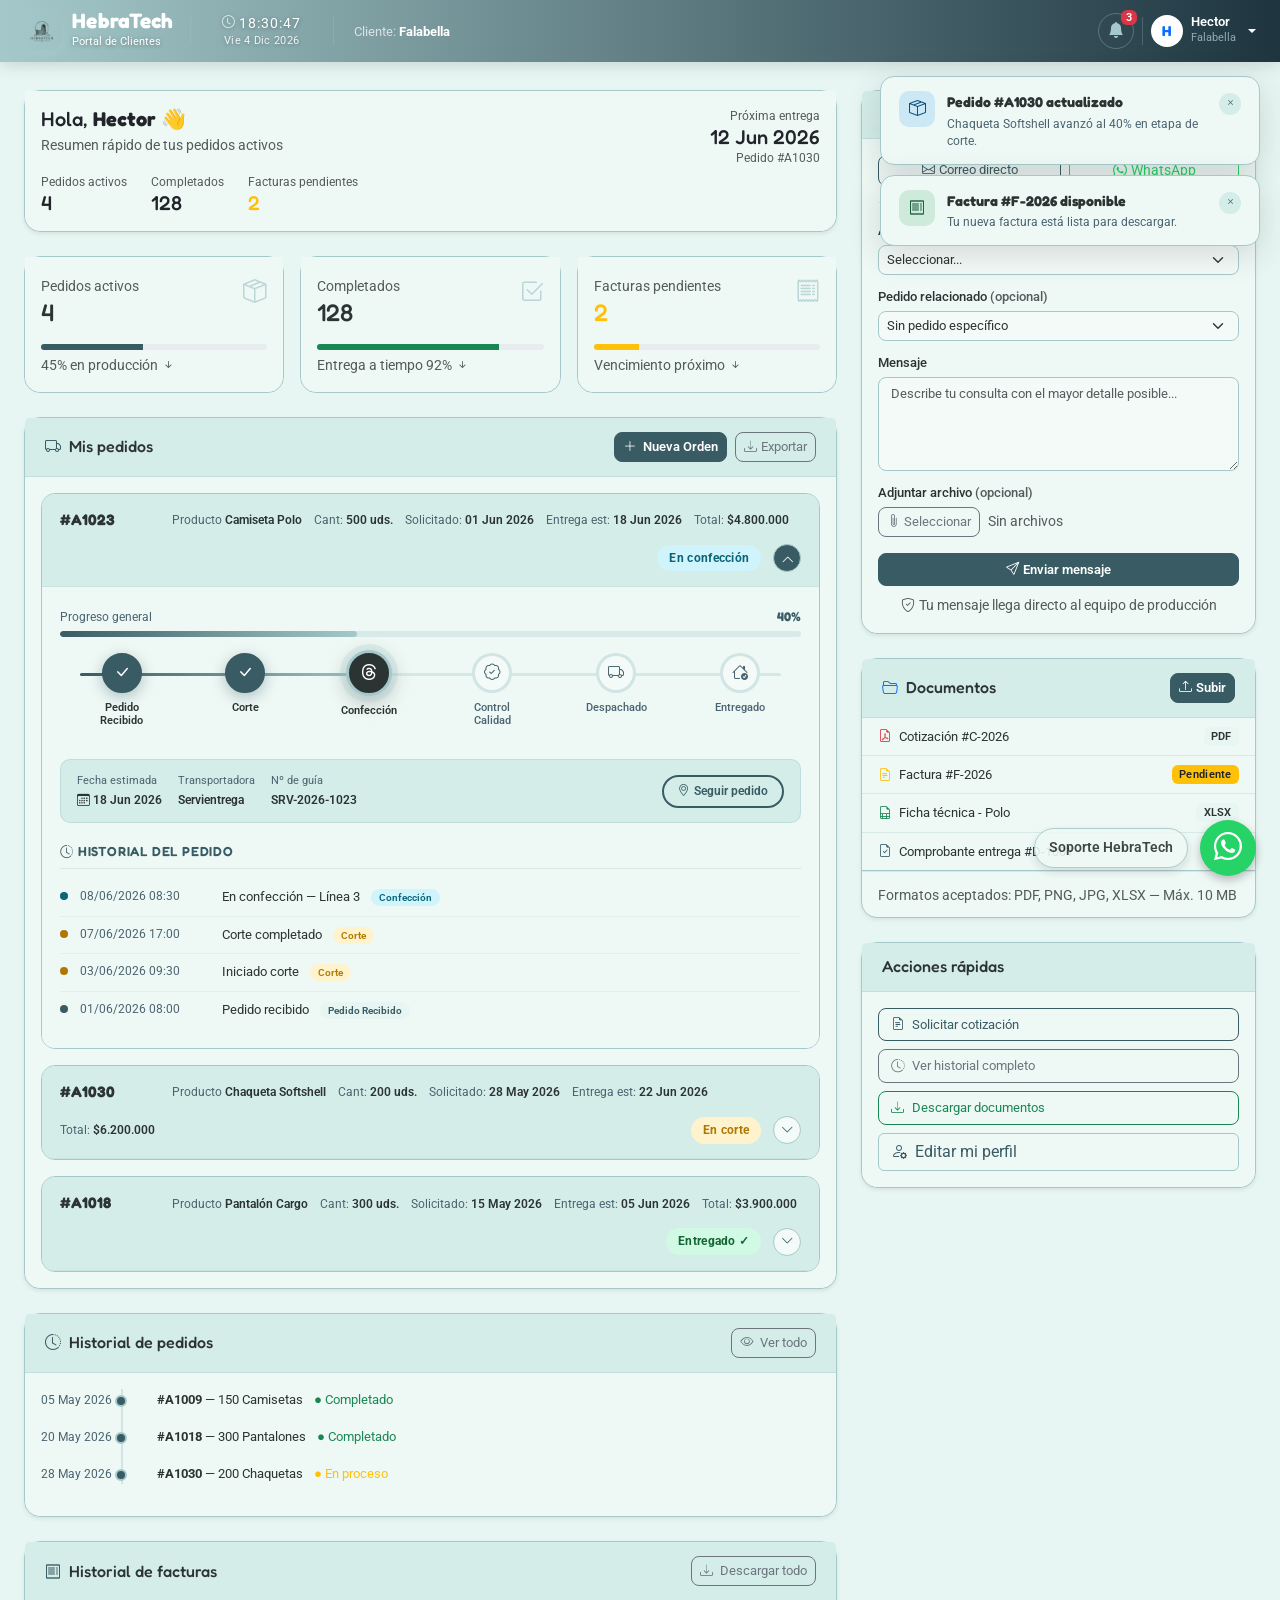
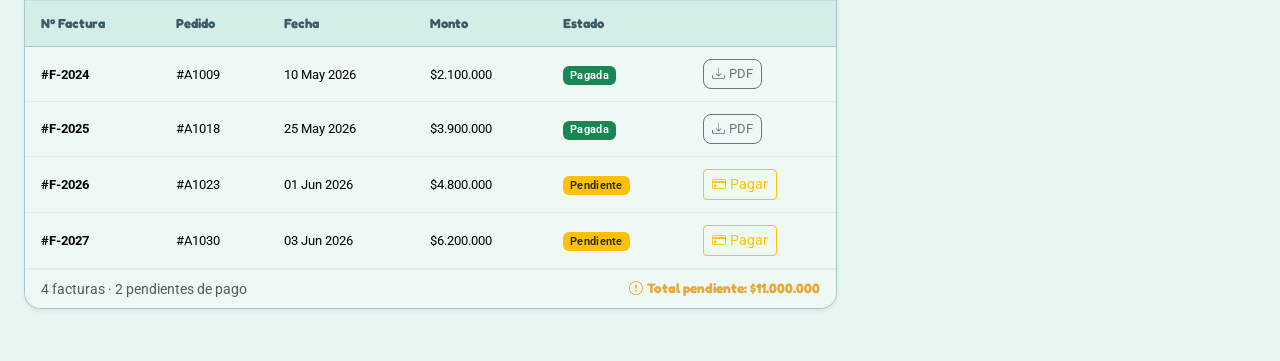
<file: usuarios/Cliente.html>
<!doctype html>
<html lang="es">

<head>
  <meta charset="utf-8">
  <meta name="viewport" content="width=device-width, initial-scale=1">
  <title>HebraTech - Portal de Clientes</title>
  <!-- Bootstrap 5 CSS -->
  <link href="https://cdn.jsdelivr.net/npm/bootstrap@5.3.2/dist/css/bootstrap.min.css" rel="stylesheet">
  <!-- Bootstrap Icons -->
  <link href="https://cdn.jsdelivr.net/npm/bootstrap-icons@1.11.3/font/bootstrap-icons.css" rel="stylesheet">
  <!-- Google Fonts -->
  <link
    href="https://fonts.googleapis.com/css2?family=Fredoka:wght@400;600;700&family=Roboto:wght@300;400;500;700&family=Graduate&display=swap"
    rel="stylesheet">
  <link rel="stylesheet" href="../css/cliente.css">
</head>

<body>

  <!-- ══════════════════════════════════════════
       TOPBAR — navbar unificada
  ══════════════════════════════════════════ -->
  <nav class="navbar navbar-expand-lg topbar">
    <div class="container-fluid px-3 px-lg-4 d-flex align-items-center gap-3">

      <!-- LOGO (intacto) -->
      <a class="ht-brand" href="#">
        <div class="brand-icon">
          <img src="../img/logo.png" alt="logohebratech" style="width:100%;height:auto;" />
        </div>
        <div class="d-flex flex-column">
          <span class="brand-title">HebraTech</span>
          <small class="brand-sub">Portal de Clientes</small>
        </div>
      </a>

      <div class="nav-divider d-none d-md-block"></div>

      <!-- Reloj en tiempo real -->
      <div class="navbar-clock d-none d-md-flex flex-column align-items-center gap-0" id="navClock">
        <div class="d-flex align-items-center gap-1">
          <i class="bi bi-clock" style="font-size:0.78rem; color:#fff; opacity:0.8;"></i>
          <span id="clockDisplay">--:--:--</span>
        </div>
        <span id="dateDisplay" style="font-size:0.68rem; opacity:0.85; letter-spacing:0.3px;"></span>
      </div>

      <div class="nav-divider d-none d-lg-block"></div>

      <!-- Cliente activo -->
      <div class="company-name d-none d-md-block ms-1">
        Cliente: <strong>Falabella</strong>
      </div>

      <!-- Spacer -->
      <div class="flex-grow-1"></div>

      <!-- Acciones derechas -->
      <div class="d-flex align-items-center gap-2">

        <!-- Notificaciones -->
        <div class="dropdown">
          <button class="btn-icon" id="notifDropdown" data-bs-toggle="dropdown" aria-expanded="false">
            <i class="bi bi-bell-fill"></i>
            <span class="badge bg-danger notif-count">3</span>
          </button>
          <ul class="dropdown-menu dropdown-menu-end p-2" style="min-width:280px;" aria-labelledby="notifDropdown">
            <li class="dropdown-header">Notificaciones</li>
            <li>
              <hr class="dropdown-divider">
            </li>
            <li class="px-2 py-2">
              <div class="small"><i class="bi bi-box-seam me-1 text-info"></i>Pedido #A1023: <strong>Listo para
                  calidad</strong></div>
              <div class="text-muted small">Hace 2 horas</div>
            </li>
            <li class="px-2 py-2">
              <div class="small"><i class="bi bi-receipt me-1 text-warning"></i>Factura #F-2026 pendiente</div>
              <div class="text-muted small">Ayer</div>
            </li>
            <li class="px-2 py-2">
              <div class="small"><i class="bi bi-chat-dots me-1 text-success"></i>Nuevo mensaje del equipo de producción
              </div>
              <div class="text-muted small">Hace 3 días</div>
            </li>
            <li>
              <hr class="dropdown-divider">
            </li>
            <li class="text-center">
              <button class="btn btn-link btn-sm text-primary text-decoration-none w-100" data-bs-toggle="modal"
                data-bs-target="#allNotificationsModal">
                Ver todas
              </button>
            </li>
          </ul>
        </div>

        <!-- Soporte -->
        <div class="whatsapp-container">
          <span class="whatsapp-text">Soporte HebraTech</span>
          <a href="https://wa.me/573001234567?text=Hola%20HebraTech,%20necesito%20soporte%20con%20mi%20cuenta%20de%20cliente."
            class="whatsapp-btn-float" target="_blank">
            <i class="bi bi-whatsapp"></i>
          </a>
        </div>

        <div class="nav-divider d-none d-md-block"></div>

        <!-- Perfil -->
        <div class="dropdown">
          <a class="d-flex align-items-center text-white text-decoration-none dropdown-toggle gap-2" href="#"
            id="profileMenu" data-bs-toggle="dropdown" aria-expanded="false">
            <div
              class="avatar bg-white text-primary rounded-circle d-flex align-items-center justify-content-center fw-bold"
              style="width:32px;height:32px;font-family:var(--ff-display);font-size:0.9rem;">H</div>
            <div class="d-none d-md-block text-start">
              <div style="font-family:var(--ff-body);font-size:0.8rem;font-weight:600;line-height:1;">Hector</div>
              <div style="font-family:var(--ff-body);font-size:0.68rem;color:var(--accent);opacity:0.8;">Falabella</div>
            </div>
          </a>
          <ul class="dropdown-menu dropdown-menu-end" aria-labelledby="profileMenu">
            <li><a class="dropdown-item" href="#" data-bs-toggle="modal" data-bs-target="#profileModal">
                <i class="bi bi-person me-2"></i>Mi perfil</a></li>
            <li>
              <button class="dropdown-item d-flex align-items-center gap-2" data-bs-toggle="modal"
                data-bs-target="#settingsModal">
                <i class="bi bi-gear text-muted"></i> Configuración
              </button>
            </li>
            <hr class="dropdown-divider">
            </li>
            <li><a class="dropdown-item text-danger" href="../index.html">
                <i class="bi bi-box-arrow-right me-2"></i>Cerrar sesión</a></li>
          </ul>
        </div>

      </div>
    </div>
  </nav>

  <!-- ══════════════════════════════════════════
       TOAST — Notificaciones flotantes
  ══════════════════════════════════════════ -->
  <div id="toastContainer" aria-live="polite" aria-atomic="true"></div>

  <!-- ══════════════════════════════════════════
       MAIN CONTENT
  ══════════════════════════════════════════ -->
  <div class="main-wrap">
    <div class="row g-4">

      <!-- ── Columna izquierda ── -->
      <div class="col-12 col-xl-8">

        <!-- Bienvenida -->
        <div class="card mb-4 shadow-sm">
          <div class="card-body d-flex flex-column flex-md-row justify-content-between align-items-start gap-3">
            <div>
              <h5 class="mb-1" style="font-family:var(--ff-display);">Hola, <strong>Hector</strong> 👋</h5>
              <p class="text-muted mb-3" style="font-size:0.85rem;">Resumen rápido de tus pedidos activos</p>
              <div class="d-flex gap-4 flex-wrap">
                <div>
                  <div class="text-muted" style="font-size:0.72rem;">Pedidos activos</div>
                  <div class="h5 mb-0" style="font-family:var(--ff-display);">4</div>
                </div>
                <div>
                  <div class="text-muted" style="font-size:0.72rem;">Completados</div>
                  <div class="h5 mb-0" style="font-family:var(--ff-display);">128</div>
                </div>
                <div>
                  <div class="text-muted" style="font-size:0.72rem;">Facturas pendientes</div>
                  <div class="h5 mb-0 text-warning" style="font-family:var(--ff-display);">2</div>
                </div>
              </div>
            </div>
            <div class="text-end ms-auto">
              <div class="text-muted" style="font-size:0.72rem;">Próxima entrega</div>
              <div class="h5 mb-0" style="font-family:var(--ff-display);">12 Jun 2026</div>
              <div class="text-muted" style="font-size:0.72rem;">Pedido #A1030</div>
            </div>
          </div>
        </div>

        <!-- Cards resumen -->
        <div class="row g-3 mb-4">
          <div class="col-6 col-md-4">
            <a href="#secPedidos" class="card summary-card h-100 text-decoration-none" title="Ver pedidos activos">
              <div class="card-body">
                <div class="d-flex justify-content-between align-items-start">
                  <div>
                    <small class="text-muted">Pedidos activos</small>
                    <div class="h4" style="font-family:var(--ff-display);">4</div>
                  </div>
                  <i class="bi bi-box-seam summary-icon"></i>
                </div>
                <div class="progress mt-2" style="height:6px;">
                  <div class="progress-bar" style="background:var(--primary);width:45%"></div>
                </div>
                <div class="small text-muted mt-1">45% en producción <i class="bi bi-arrow-down-short"></i></div>
              </div>
            </a>
          </div>
          <div class="col-6 col-md-4">
            <a href="#secHistorialPedidos" class="card summary-card h-100 text-decoration-none"
              title="Ver historial de pedidos">
              <div class="card-body">
                <div class="d-flex justify-content-between align-items-start">
                  <div>
                    <small class="text-muted">Completados</small>
                    <div class="h4" style="font-family:var(--ff-display);">128</div>
                  </div>
                  <i class="bi bi-check2-square summary-icon"></i>
                </div>
                <div class="progress mt-2" style="height:6px;">
                  <div class="progress-bar bg-success" style="width:80%"></div>
                </div>
                <div class="small text-muted mt-1">Entrega a tiempo 92% <i class="bi bi-arrow-down-short"></i></div>
              </div>
            </a>
          </div>
          <div class="col-6 col-md-4">
            <a href="#secHistorialFacturas" class="card summary-card h-100 text-decoration-none"
              title="Ver facturas pendientes">
              <div class="card-body">
                <div class="d-flex justify-content-between align-items-start">
                  <div>
                    <small class="text-muted">Facturas pendientes</small>
                    <div class="h4 text-warning" style="font-family:var(--ff-display);">2</div>
                  </div>
                  <i class="bi bi-receipt summary-icon"></i>
                </div>
                <div class="progress mt-2" style="height:6px;">
                  <div class="progress-bar bg-warning" style="width:20%"></div>
                </div>
                <div class="small text-muted mt-1">Vencimiento próximo <i class="bi bi-arrow-down-short"></i></div>
              </div>
            </a>
          </div>
        </div>

        <!-- ══ MIS PEDIDOS — Tracker ══ -->
        <div class="card mb-4 shadow-sm" id="secPedidos" style="scroll-margin-top:78px;">
          <div class="card-header d-flex justify-content-between align-items-center flex-wrap gap-2">
            <h6 class="mb-0"><i class="bi bi-truck me-2" style="color:var(--primary);"></i>Mis pedidos</h6>
            <div class="d-flex gap-2">
              <button class="btn btn-primary btn-sm" data-bs-toggle="modal" data-bs-target="#newOrderModal">
                <i class="bi bi-plus-lg me-1"></i> Nueva Orden
              </button>
              <a href="#" class="btn btn-outline-secondary btn-sm">
                <i class="bi bi-download me-1"></i>Exportar
              </a>
            </div>
          </div>
          <div class="card-body p-3" id="orderTrackerContainer">
            <!-- Los pedidos se renderizan por JS -->
          </div>
        </div>

        <!-- Historial de pedidos -->
        <div class="card mb-4 shadow-sm" id="secHistorialPedidos" style="scroll-margin-top:78px;">
          <div class="card-header d-flex justify-content-between align-items-center">
            <h6 class="mb-0"><i class="bi bi-clock-history me-2" style="color:var(--primary);"></i>Historial de pedidos
            </h6>
            <button class="btn btn-outline-secondary btn-sm" data-bs-toggle="modal"
              data-bs-target="#historyQuotationsModal">
              <i class="bi bi-eye me-1"></i> Ver todo
            </button>
          </div>
          <div class="card-body">
            <ul class="timeline">
              <li>
                <div class="timeline-date">05 May 2026</div>
                <div class="timeline-content">
                  <strong>#A1009</strong> — 150 Camisetas <span class="text-success ms-2">● Completado</span>
                </div>
              </li>
              <li>
                <div class="timeline-date">20 May 2026</div>
                <div class="timeline-content">
                  <strong>#A1018</strong> — 300 Pantalones <span class="text-success ms-2">● Completado</span>
                </div>
              </li>
              <li>
                <div class="timeline-date">28 May 2026</div>
                <div class="timeline-content">
                  <strong>#A1030</strong> — 200 Chaquetas <span class="text-warning ms-2">● En proceso</span>
                </div>
              </li>
            </ul>
          </div>
        </div>

        <!-- Historial de facturas -->
        <div class="card mb-4 shadow-sm" id="secHistorialFacturas" style="scroll-margin-top:78px;">
          <div class="card-header d-flex justify-content-between align-items-center">
            <h6 class="mb-0"><i class="bi bi-receipt me-2" style="color:var(--primary);"></i>Historial de facturas</h6>
            <a href="#" class="btn btn-outline-secondary btn-sm">
              <i class="bi bi-download me-1"></i> Descargar todo
            </a>
          </div>
          <div class="card-body p-0">
            <div class="table-responsive">
              <table class="table table-hover mb-0 align-middle">
                <thead>
                  <tr>
                    <th>Nº Factura</th>
                    <th>Pedido</th>
                    <th>Fecha</th>
                    <th>Monto</th>
                    <th>Estado</th>
                    <th></th>
                  </tr>
                </thead>
                <tbody>
                  <tr>
                    <td><strong>#F-2024</strong></td>
                    <td>#A1009</td>
                    <td>10 May 2026</td>
                    <td>$2.100.000</td>
                    <td><span class="badge bg-success">Pagada</span></td>
                    <td>
                      <a href="#" class="btn btn-sm btn-outline-secondary">
                        <i class="bi bi-download me-1"></i>PDF
                      </a>
                    </td>
                  </tr>
                  <tr>
                    <td><strong>#F-2025</strong></td>
                    <td>#A1018</td>
                    <td>25 May 2026</td>
                    <td>$3.900.000</td>
                    <td><span class="badge bg-success">Pagada</span></td>
                    <td>
                      <a href="#" class="btn btn-sm btn-outline-secondary">
                        <i class="bi bi-download me-1"></i>PDF
                      </a>
                    </td>
                  </tr>
                  <tr style="background:rgba(232,168,56,0.06);">
                    <td><strong>#F-2026</strong></td>
                    <td>#A1023</td>
                    <td>01 Jun 2026</td>
                    <td>$4.800.000</td>
                    <td><span class="badge bg-warning text-dark">Pendiente</span></td>
                    <td>
                      <a href="#" class="btn btn-sm btn-outline-warning">
                        <i class="bi bi-credit-card me-1"></i>Pagar
                      </a>
                    </td>
                  </tr>
                  <tr style="background:rgba(232,168,56,0.06);">
                    <td><strong>#F-2027</strong></td>
                    <td>#A1030</td>
                    <td>03 Jun 2026</td>
                    <td>$6.200.000</td>
                    <td><span class="badge bg-warning text-dark">Pendiente</span></td>
                    <td>
                      <a href="#" class="btn btn-sm btn-outline-warning">
                        <i class="bi bi-credit-card me-1"></i>Pagar
                      </a>
                    </td>
                  </tr>
                </tbody>
              </table>
            </div>
            <div class="px-3 py-2 d-flex justify-content-between align-items-center"
              style="border-top:1px solid rgba(165,201,202,0.2);">
              <small class="text-muted">4 facturas · 2 pendientes de pago</small>
              <span style="font-family:var(--ff-display);font-size:0.85rem;color:var(--warning);font-weight:700;">
                <i class="bi bi-exclamation-circle me-1"></i>Total pendiente: $11.000.000
              </span>
            </div>
          </div>
        </div>

      </div>

      <!-- ── Columna derecha ── -->
      <div class="col-12 col-xl-4">

        <!-- Contacto / Soporte -->
        <div class="card mb-4 shadow-sm">
          <div class="card-header d-flex justify-content-between align-items-center">
            <h6 class="mb-0"><i class="bi bi-envelope-paper me-2" style="color:var(--primary);"></i>Contactar a Mery
              Jeans</h6>
            <span class="badge"
              style="background:var(--bg-light);color:var(--primary);font-family:var(--ff-body);font-size:0.68rem;">
              <i class="bi bi-clock me-1"></i>Resp. en &lt; 2 h
            </span>
          </div>
          <div class="card-body p-3">

            <!-- Canales rápidos -->
            <div class="d-flex gap-2 mb-3 flex-wrap">
              <a href="mailto:meryjeans@gmail.com?subject=Consulta%20Portal%20Cliente"
                class="btn btn-sm btn-outline-primary flex-fill">
                <i class="bi bi-envelope me-1"></i>Correo directo
              </a>
              <a href="https://wa.me/573016540378?text=Hola%20Mery%20Jeans,%20soy%20Hector%20de%20Falabella"
                target="_blank" class="btn btn-sm flex-fill" style="border:1px solid #25D366;color:#25D366;">
                <i class="bi bi-whatsapp me-1"></i>WhatsApp
              </a>
            </div>

            <div style="border-top:1px solid rgba(165,201,202,0.3);margin-bottom:14px;"></div>

            <!-- Formulario -->
            <div id="contactFormWrap">
              <div class="mb-2">
                <label class="form-label">Asunto</label>
                <select class="form-select form-select-sm" id="contactAsunto">
                  <option value="">Seleccionar...</option>
                  <option>Consulta sobre pedido</option>
                  <option>Solicitud de cotización</option>
                  <option>Problema con entrega</option>
                  <option>Aprobación de muestra</option>
                  <option>Otro</option>
                </select>
              </div>
              <div class="mb-2">
                <label class="form-label">Pedido relacionado <span class="text-muted">(opcional)</span></label>
                <select class="form-select form-select-sm" id="contactPedido">
                  <option value="">Sin pedido específico</option>
                  <option>#A1023 — Camiseta Polo</option>
                  <option>#A1030 — Chaqueta Softshell</option>
                  <option>#A1018 — Pantalón Cargo</option>
                </select>
              </div>
              <div class="mb-2">
                <label class="form-label">Mensaje</label>
                <textarea class="form-control" rows="4" id="contactMensaje"
                  placeholder="Describe tu consulta con el mayor detalle posible..."></textarea>
              </div>
              <div class="mb-3">
                <label class="form-label">Adjuntar archivo <span class="text-muted">(opcional)</span></label>
                <div class="d-flex align-items-center gap-2">
                  <label class="btn btn-outline-secondary btn-sm mb-0" style="cursor:pointer;">
                    <i class="bi bi-paperclip me-1"></i>Seleccionar
                    <input type="file" class="d-none" id="contactFile" multiple accept=".pdf,.png,.jpg,.xlsx"
                      onchange="previewContactFile(this)">
                  </label>
                  <span class="small text-muted" id="contactFileLabel">Sin archivos</span>
                </div>
              </div>
              <button class="btn btn-primary w-100" onclick="enviarContacto()">
                <i class="bi bi-send me-1"></i>Enviar mensaje
              </button>
              <div class="small text-muted mt-2 text-center">
                <i class="bi bi-shield-check me-1"></i>Tu mensaje llega directo al equipo de producción
              </div>
            </div>

            <!-- Confirmación -->
            <div id="contactConfirm" class="text-center py-3 d-none">
              <div style="font-size:2.5rem;">✅</div>
              <div style="font-family:var(--ff-display);font-size:1rem;color:var(--primary-dark);margin-top:8px;">
                ¡Mensaje enviado!</div>
              <div class="small text-muted mt-1">Te responderemos a <strong>hector@falabella.com</strong> en menos de 2
                horas.</div>
              <button class="btn btn-outline-primary btn-sm mt-3" onclick="resetContactForm()">Enviar otro
                mensaje</button>
            </div>

          </div>
        </div>

        <!-- Documentos y archivos -->
        <div class="card mb-4 shadow-sm">
          <div class="card-header d-flex justify-content-between align-items-center">
            <h6 class="mb-0"><i class="bi bi-folder2-open me-2 text-primary"></i>Documentos</h6>
            <label class="btn btn-primary btn-sm mb-0" style="cursor:pointer;">
              <i class="bi bi-upload me-1"></i>Subir
              <input type="file" class="d-none" multiple accept=".pdf,.png,.jpg,.xlsx" onchange="handleUpload(this)">
            </label>
          </div>
          <div class="list-group list-group-flush">
            <a href="#"
              class="list-group-item list-group-item-action d-flex justify-content-between align-items-center">
              <span><i class="bi bi-file-earmark-pdf me-2 text-danger"></i>Cotización #C-2026</span>
              <span class="badge" style="background:var(--bg-light);color:var(--primary-dark);">PDF</span>
            </a>
            <a href="#"
              class="list-group-item list-group-item-action d-flex justify-content-between align-items-center">
              <span><i class="bi bi-file-earmark-text me-2 text-warning"></i>Factura #F-2026</span>
              <span class="badge bg-warning text-dark">Pendiente</span>
            </a>
            <a href="#"
              class="list-group-item list-group-item-action d-flex justify-content-between align-items-center">
              <span><i class="bi bi-file-earmark-spreadsheet me-2 text-success"></i>Ficha técnica - Polo</span>
              <span class="badge" style="background:var(--bg-light);color:var(--primary-dark);">XLSX</span>
            </a>
            <a href="#"
              class="list-group-item list-group-item-action d-flex justify-content-between align-items-center">
              <span><i class="bi bi-file-earmark-check me-2" style="color:var(--primary);"></i>Comprobante entrega
                #D-1001</span>
              <span class="badge bg-success">OK</span>
            </a>
          </div>
          <div class="card-footer"
            style="background:transparent;border-top:1px solid rgba(165,201,202,0.3);padding:10px 16px;">
            <small class="text-muted">Formatos aceptados: PDF, PNG, JPG, XLSX — Máx. 10 MB</small>
          </div>
        </div>

        <!-- Acciones rápidas -->
        <div class="card shadow-sm">
          <div class="card-header">
            <h6 class="mb-0">Acciones rápidas</h6>
          </div>
          <div class="card-body d-flex flex-column gap-2">
            <button class="btn btn-outline-primary w-100 text-start" data-bs-toggle="modal"
              data-bs-target="#quoteModal">
              <i class="bi bi-file-earmark-text me-2"></i>Solicitar cotización
            </button>
            <button class="btn btn-outline-secondary w-100 text-start" data-bs-toggle="modal"
              data-bs-target="#historyQuotationsModal">
              <i class="bi bi-clock-history me-2"></i>Ver historial completo
            </button>
            <a href="#" class="btn btn-outline-success w-100 text-start">
              <i class="bi bi-download me-2"></i>Descargar documentos
            </a>
            <a href="#" class="btn w-100 text-start" style="border:1px solid var(--border-solid);color:var(--primary);"
              data-bs-toggle="modal" data-bs-target="#profileModal">
              <i class="bi bi-person-gear me-2"></i>Editar mi perfil
            </a>
          </div>
        </div>

      </div>
    </div>
  </div>


  <!-- ══════════════════════════════════════════
       MODAL — Nueva Orden de Producción
  ══════════════════════════════════════════ -->
  <div class="modal fade" id="newOrderModal" tabindex="-1" aria-labelledby="newOrderModalLabel" aria-hidden="true">
    <div class="modal-dialog modal-lg modal-dialog-centered">
      <div class="modal-content" style="border-radius:16px;border:1px solid var(--border-solid);">
        <form class="needs-validation" novalidate>
          <div class="modal-header" style="border-bottom:1px solid rgba(165,201,202,0.3);">
            <h5 class="modal-title" style="font-family:var(--ff-display);" id="newOrderModalLabel">
              <i class="bi bi-plus-circle me-2" style="color:var(--primary);"></i>Nueva Orden de Producción
            </h5>
            <button type="button" class="btn-close" data-bs-dismiss="modal" aria-label="Cerrar"></button>
          </div>
          <div class="modal-body">
            <div class="row g-3">
              <div class="col-md-6">
                <label class="form-label">Tipo de prenda</label>
                <select class="form-select" required>
                  <option value="">Seleccionar...</option>
                  <option>Camiseta Polo</option>
                  <option>Chaqueta Softshell</option>
                  <option>Pantalón Cargo</option>
                  <option>Sudadera</option>
                </select>
                <div class="invalid-feedback">Selecciona un tipo de prenda.</div>
              </div>
              <div class="col-md-6">
                <label class="form-label">Cantidad</label>
                <input type="number" class="form-control" min="1" placeholder="Ej. 200" required>
                <div class="invalid-feedback">Ingresa la cantidad.</div>
              </div>
              <div class="col-12">
                <label class="form-label">Descripción</label>
                <textarea class="form-control" rows="3" placeholder="Detalles, tallas, colores, especificaciones..."
                  required></textarea>
                <div class="invalid-feedback">Agrega una descripción.</div>
              </div>
              <div class="col-md-6">
                <label class="form-label">Prioridad</label>
                <select class="form-select" required>
                  <option>Normal</option>
                  <option>Alta</option>
                  <option>Urgente</option>
                </select>
              </div>
              <div class="col-md-6">
                <label class="form-label">Adjuntar diseños / fichas técnicas</label>
                <input class="form-control" type="file" multiple accept=".pdf,.png,.jpg,.xlsx">
                <div class="form-text">Formatos aceptados: PDF, PNG, JPG, XLSX</div>
              </div>
            </div>
          </div>
          <div class="modal-footer" style="border-top:1px solid rgba(165,201,202,0.3);">
            <button type="button" class="btn btn-outline-secondary" data-bs-dismiss="modal">Cancelar</button>
            <button type="submit" class="btn btn-primary">
              <i class="bi bi-send me-1"></i>Enviar orden
            </button>
          </div>
        </form>
      </div>
    </div>
  </div>

  <!-- ══════════════════════════════════════════
       MODAL — Editar perfil
  ══════════════════════════════════════════ -->
  <div class="modal fade" id="profileModal" tabindex="-1" aria-labelledby="profileModalLabel" aria-hidden="true">
    <div class="modal-dialog modal-dialog-centered">
      <div class="modal-content" style="border-radius:16px;border:1px solid var(--border-solid);">
        <div class="modal-header" style="border-bottom:1px solid rgba(165,201,202,0.3);">
          <h5 class="modal-title" style="font-family:var(--ff-display);" id="profileModalLabel">
            <i class="bi bi-person-gear me-2" style="color:var(--primary);"></i>Mi perfil
          </h5>
          <button type="button" class="btn-close" data-bs-dismiss="modal"></button>
        </div>
        <div class="modal-body">
          <div class="d-flex align-items-center gap-3 mb-4">
            <div class="profile-avatar-large">H</div>
            <div>
              <div style="font-family:var(--ff-display);font-size:1.1rem;font-weight:600;">Hector</div>
              <div class="text-muted" style="font-size:0.8rem;">Falabella · Cliente</div>
            </div>
          </div>
          <div class="row g-3">
            <div class="col-md-6">
              <label class="form-label">Nombre</label>
              <input type="text" class="form-control" value="Hector">
            </div>
            <div class="col-md-6">
              <label class="form-label">Empresa</label>
              <input type="text" class="form-control" value="Falabella" disabled style="background:var(--bg-light);">
            </div>
            <div class="col-12">
              <label class="form-label">Correo electrónico</label>
              <input type="email" class="form-control" value="hector@falabella.com">
            </div>
            <div class="col-md-6">
              <label class="form-label">Teléfono</label>
              <input type="tel" class="form-control" placeholder="+57 300 000 0000">
            </div>
            <div class="col-md-6">
              <label class="form-label">Ciudad</label>
              <input type="text" class="form-control" placeholder="Bogotá">
            </div>
            <div class="col-12">
              <label class="form-label">Dirección de entrega</label>
              <input type="text" class="form-control" placeholder="Calle / Carrera / Avenida...">
            </div>
          </div>
        </div>
        <div class="modal-footer" style="border-top:1px solid rgba(165,201,202,0.3);">
          <button type="button" class="btn btn-outline-secondary" data-bs-dismiss="modal">Cancelar</button>
          <button type="button" class="btn btn-primary" data-bs-dismiss="modal">
            <i class="bi bi-check-lg me-1"></i>Guardar cambios
          </button>
        </div>
      </div>
    </div>
  </div>

  <!-- ══════════════════════════════════════════
     MODAL — Solicitar Cotización (HebraTech)
     Basado en esquema de tabla 'ordenes'
     ══════════════════════════════════════════ -->
  <div class="modal fade" id="quoteModal" tabindex="-1" aria-labelledby="quoteModalLabel" aria-hidden="true">
    <div class="modal-dialog modal-lg modal-dialog-centered">
      <div class="modal-content" style="border-radius:16px; border:1px solid var(--border-solid);">

        <!-- Encabezado -->
        <div class="modal-header" style="border-bottom:1px solid rgba(165,201,202,0.3);">
          <h5 class="modal-title" style="font-family:var(--ff-display);" id="quoteModalLabel">
            <i class="bi bi-file-earmark-text-fill me-2" style="color:var(--primary);"></i>Solicitar Nueva Cotización
          </h5>
          <button type="button" class="btn-close" data-bs-dismiss="modal" aria-label="Cerrar"></button>
        </div>

        <!-- Formulario -->
        <form class="needs-validation" id="formCotizacion" novalidate>
          <div class="modal-body">
            <p class="text-muted small mb-4">Completa los siguientes campos para registrar tu solicitud en el sistema de
              producción.</p>

            <div class="row g-3">
              <!-- Tipo de Prenda / Producto -->
              <div class="col-md-6">
                <label class="form-label fw-semibold">Tipo de Prenda</label>
                <select class="form-select" id="quotePrenda" required>
                  <option value="">Seleccionar...</option>
                  <option value="12000">Camiseta Polo — $12.000</option>
                  <option value="31000">Chaqueta Softshell — $310.000</option>
                  <option value="13000">Pantalón Cargo — $13.000</option>
                  <option value="25000">Sudadera — $25.000</option>
                </select>
                <div class="invalid-feedback">Por favor selecciona un tipo de prenda.</div>
              </div>

              <!-- Prioridad (Mapeado a ENUM de la base de datos) -->
              <div class="col-md-6">
                <label class="form-label fw-semibold">Prioridad</label>
                <select class="form-select" id="quotePrioridad" required>
                  <option value="Baja">Baja</option>
                  <option value="Media" selected>Media</option>
                  <option value="Alta">Alta</option>
                  <option value="Urgente">Urgente</option>
                </select>
              </div>

              <!-- Cantidad (Mapeado a cantidad INT) -->
              <div class="col-md-6">
                <label class="form-label fw-semibold">Cantidad (Unidades)</label>
                <input type="number" class="form-control" id="quoteCantidad" min="1" placeholder="Ej. 150" required>
                <div class="invalid-feedback">Ingresa una cantidad válida mayor a 0.</div>
              </div>

              <!-- Precio Unitario (Mapeado a precioUnitario DECIMAL) -->
              <div class="col-md-6">
                <label class="form-label fw-semibold">Precio Unitario Estimado</label>
                <div class="input-group">
                  <span class="input-group-text">$</span>
                  <input type="text" class="form-control" id="quotePrecioUnitario" readonly
                    style="background-color: #f8f9fa;">
                </div>
              </div>

              <!-- Instrucciones (Mapeado a instrucciones VARCHAR(1000)) -->
              <div class="col-12">
                <label class="form-label fw-semibold">Instrucciones y Especificaciones Técnicas</label>
                <textarea class="form-control" id="quoteInstrucciones" rows="3" maxlength="1000"
                  placeholder="Detalla combinaciones de colores, distribución de tallas, logotipos o detalles de empaque..."
                  required></textarea>
                <div class="form-text text-end">Máximo 1000 caracteres.</div>
                <div class="invalid-feedback">Por favor agrega especificaciones para la cotización.</div>
              </div>

              <!-- Visualización del Subtotal (Mapeado a subtotal DECIMAL) -->
              <div class="col-12 mt-4">
                <div class="p-3 rounded-3 d-flex justify-content-between align-items-center"
                  style="background-color: rgba(57, 91, 100, 0.08); border: 1px dashed var(--primary);">
                  <span class="fw-bold text-uppercase" style="font-size: 0.85rem; color: var(--primary-dark);">Subtotal
                    Estimado:</span>
                  <span class="h4 mb-0 fw-bold text-primary" id="quoteSubtotalDisplay">$0</span>
                </div>
              </div>
            </div>
          </div>

          <!-- Acciones del Modal -->
          <div class="modal-footer" style="border-top:1px solid rgba(165,201,202,0.3);">
            <button type="button" class="btn btn-outline-secondary" data-bs-dismiss="modal">Cancelar</button>
            <button type="submit" class="btn btn-primary">
              <i class="bi bi-file-earmark-plus me-1"></i>Generar Cotización
            </button>
          </div>
        </form>

      </div>
    </div>
  </div>

  <!-- ══════════════════════════════════════════
     MODAL — Historial de Órdenes y Cotizaciones
     Basado en esquema de tabla 'ordenes'
     ══════════════════════════════════════════ -->

  <div class="modal fade" id="historyQuotationsModal" tabindex="-1" aria-labelledby="historyQuotationsModalLabel"
    aria-hidden="true">
    <div class="modal-dialog modal-lg modal-dialog-centered">
      <div class="modal-content" style="border-radius:16px; border:1px solid var(--border-solid);">

        <div class="modal-header" style="border-bottom:1px solid rgba(165,201,202,0.3);">
          <h5 class="modal-title" style="font-family:var(--ff-display);" id="historyQuotationsModalLabel">
            <i class="bi bi-folder-check me-2" style="color:var(--primary);"></i>Historial de Órdenes y Cotizaciones
          </h5>
          <button type="button" class="btn-close" data-bs-dismiss="modal" aria-label="Cerrar"></button>
        </div>

        <div class="modal-body p-0">
          <div class="table-responsive">
            <table class="table table-hover align-middle mb-0" style="font-size: 0.88rem;">
              <thead class="table-light">
                <tr>
                  <th class="ps-3">ID Orden</th>
                  <th>Fecha Solicitud</th>
                  <th>Prenda / Cantidad</th>
                  <th>Precio Unit.</th>
                  <th>Subtotal</th>
                  <th>Estado</th>
                  <th class="pe-3 text-end">Cotización</th>
                </tr>
              </thead>
              <tbody>
                <tr>
                  <td class="ps-3"><strong>#A1009</strong></td>
                  <td>05 May 2026</td>
                  <td>
                    <div class="fw-semibold">Camisetas</div>
                    <small class="text-muted">150 unidades</small>
                  </td>
                  <td>$14.000</td>
                  <td class="fw-bold">$2.100.000</td>
                  <td><span class="badge bg-success-subtle text-success border border-success-subtle">Completado</span>
                  </td>
                  <td class="pe-3 text-end">
                    <a href="#" class="btn btn-sm btn-light text-primary" title="Descargar Cotización">
                      <i class="bi bi-file-earmark-pdf-fill"></i> PDF
                    </a>
                  </td>
                </tr>
                <tr>
                  <td class="ps-3"><strong>#A1018</strong></td>
                  <td>20 May 2026</td>
                  <td>
                    <div class="fw-semibold">Pantalones Cargo</div>
                    <small class="text-muted">300 unidades</small>
                  </td>
                  <td>$13.000</td>
                  <td class="fw-bold">$3.900.000</td>
                  <td><span class="badge bg-success-subtle text-success border border-success-subtle">Completado</span>
                  </td>
                  <td class="pe-3 text-end">
                    <a href="#" class="btn btn-sm btn-light text-primary" title="Descargar Cotización">
                      <i class="bi bi-file-earmark-pdf-fill"></i> PDF
                    </a>
                  </td>
                </tr>
                <tr>
                  <td class="ps-3"><strong>#A1023</strong></td>
                  <td>01 Jun 2026</td>
                  <td>
                    <div class="fw-semibold">Camiseta Polo</div>
                    <small class="text-muted">500 unidades</small>
                  </td>
                  <td>$9.600</td>
                  <td class="fw-bold">$4.800.000</td>
                  <td><span class="badge bg-info-subtle text-info border border-info-subtle">En Confección</span></td>
                  <td class="pe-3 text-end">
                    <a href="#" class="btn btn-sm btn-light text-primary" title="Descargar Cotización">
                      <i class="bi bi-file-earmark-pdf-fill"></i> PDF
                    </a>
                  </td>
                </tr>
                <tr>
                  <td class="ps-3"><strong>#A1030</strong></td>
                  <td>28 May 2026</td>
                  <td>
                    <div class="fw-semibold">Chaqueta Softshell</div>
                    <small class="text-muted">200 unidades</small>
                  </td>
                  <td>$31.000</td>
                  <td class="fw-bold">$6.200.000</td>
                  <td><span class="badge bg-warning-subtle text-warning-dominant border border-warning-subtle">En
                      Corte</span></td>
                  <td class="pe-3 text-end">
                    <a href="#" class="btn btn-sm btn-light text-primary" title="Descargar Cotización">
                      <i class="bi bi-file-earmark-pdf-fill"></i> PDF
                    </a>
                  </td>
                </tr>
              </tbody>
            </table>
          </div>
        </div>

        <div class="modal-footer"
          style="border-top:1px solid rgba(165,201,202,0.3); background-color: #f8f9fa; border-bottom-left-radius: 16px; border-bottom-right-radius: 16px;">
          <button type="button" class="btn btn-secondary btn-sm" data-bs-dismiss="modal">Cerrar</button>
        </div>

      </div>
    </div>
  </div>

  <!-- ══════════════════════════════════════════
     MODAL — Historial de Notificaciones
     Basado en esquema de tabla 'notificaciones'
     ══════════════════════════════════════════ -->

  <div class="modal fade" id="allNotificationsModal" tabindex="-1" aria-labelledby="allNotificationsLabel"
    aria-hidden="true">
    <div class="modal-dialog modal-lg modal-dialog-centered">
      <div class="modal-content" style="border-radius:16px; border:1px solid rgba(165,201,202,0.3);">
        <div class="modal-header">
          <h5 class="modal-title" id="allNotificationsLabel">
            <i class="bi bi-bell me-2 text-primary"></i>Historial de Notificaciones
          </h5>
          <button type="button" class="btn-close" data-bs-dismiss="modal" aria-label="Cerrar"></button>
        </div>
        <div class="modal-body p-0">
          <div class="d-flex gap-2 p-3 bg-light border-bottom">
            <button class="btn btn-sm btn-primary" id="btnFilterAll" onclick="filterNotifications('all')">Todas</button>
            <button class="btn btn-sm btn-outline-secondary" id="btnFilterUnread"
              onclick="filterNotifications('unread')">No leídas</button>
          </div>
          <div class="list-group list-group-flush" id="modalNotificationsList">
          </div>
        </div>
        <div class="modal-footer">
          <button type="button" class="btn btn-outline-secondary btn-sm" onclick="markAllAsRead()">Marcar todas como
            leídas</button>
          <button type="button" class="btn btn-secondary btn-sm" data-bs-dismiss="modal">Cerrar</button>
        </div>
      </div>
    </div>
  </div>

  <div class="modal fade" id="notifDetailModal" tabindex="-1" aria-labelledby="notifDetailLabel" aria-hidden="true">
    <div class="modal-dialog modal-dialog-centered">
      <div class="modal-content" style="border-radius:16px; border:1px solid rgba(165,201,202,0.3);">
        <div class="modal-header">
          <h5 class="modal-title" id="notifDetailLabel">
            <i class="bi bi-envelope-open me-2 text-primary"></i>Detalle del Mensaje
          </h5>
          <button type="button" class="btn-close" data-bs-dismiss="modal" aria-label="Cerrar"></button>
        </div>
        <div class="modal-body">
          <div class="mb-3 d-flex justify-content-between align-items-center">
            <span class="badge" id="notifDetailBadge">Tipo</span>
            <small class="text-muted" id="notifDetailTime">Haceinstantes</small>
          </div>
          <h6 class="fw-bold mb-2" id="notifDetailTitle">Título de la notificación</h6>
          <div class="p-3 rounded-3 bg-light border" id="notifDetailMessage"
            style="font-size:0.9rem; line-height:1.5; color:#333;">
            Contenido completo del mensaje enviado por el equipo de producción...
          </div>
        </div>
        <div class="modal-footer">
          <button type="button" class="btn btn-primary btn-sm" data-bs-dismiss="modal">Entendido</button>
        </div>
      </div>
    </div>
  </div>

  <!-- ══════════════════════════════════════════
     MODAL — Configuración de Cuenta (Cliente)
     ══════════════════════════════════════════ -->
  <div class="modal fade" id="settingsModal" tabindex="-1" aria-labelledby="settingsModalLabel" aria-hidden="true">
    <div class="modal-dialog modal-dialog-centered modal-lg">
      <div class="modal-content" style="border-radius:16px; border:1px solid rgba(165,201,202,0.3);">

        <div class="modal-header" style="border-bottom:1px solid rgba(165,201,202,0.3);">
          <h5 class="modal-title" id="settingsModalLabel" style="font-family:var(--ff-display);">
            <i class="bi bi-gear-fill me-2 style-primary" style="color:var(--primary);"></i>Configuración del Portal
          </h5>
          <button type="button" class="btn-close" data-bs-dismiss="modal" aria-label="Cerrar"></button>
        </div>

        <div class="modal-body p-4">
          <!-- Navegación por pestañas interna para ordenar el contenido -->
          <ul class="nav nav-tabs mb-3" id="settingsTabs" role="tablist" style="font-size:0.9rem;">
            <li class="nav-item" role="presentation">
              <button class="nav-link active" id="notif-tab" data-bs-toggle="tab" data-bs-target="#tab-notif"
                type="button" role="tab" aria-controls="tab-notif" aria-selected="true">
                <i class="bi bi-bell-css me-1"></i> Preferencias de Alertas
              </button>
            </li>
            <li class="nav-item" role="presentation">
              <button class="nav-link" id="shipping-tab" data-bs-toggle="tab" data-bs-target="#tab-shipping"
                type="button" role="tab" aria-controls="tab-shipping" aria-selected="false">
                <i class="bi bi-geo-alt me-1"></i> Puntos de Entrega / Sedes
              </button>
            </li>
          </ul>

          <div class="tab-content" id="settingsTabsContent" style="font-size:0.88rem;">

            <!-- PESTAÑA 1: PREFERENCIAS DE ALERTAS -->
            <div class="tab-pane fade show active" id="tab-notif" role="tabpanel" aria-labelledby="notif-tab">
              <p class="text-muted mb-4 small">Selecciona cómo y cuándo deseas que HebraTech te notifique sobre el
                estado de tus lotes textiles y documentos de facturación.</p>

              <div class="card p-3 mb-3 border-light-subtle bg-light bg-opacity-50">
                <div class="form-check form-switch d-flex justify-content-between align-items-center ps-0">
                  <div>
                    <label class="form-check-label fw-semibold text-dark" for="switchNotifEmail">Notificaciones por
                      Correo Electrónico</label>
                    <div class="text-muted small">Recibir copias de los estados de producción y guías de despacho
                      directamente en tu bandeja.</div>
                  </div>
                  <input class="form-check-input" type="checkbox" role="switch" id="switchNotifEmail" checked
                    style="cursor:pointer; width: 2.5em; height: 1.25em;">
                </div>
              </div>

              <div class="card p-3 mb-3 border-light-subtle bg-light bg-opacity-50">
                <div class="form-check form-switch d-flex justify-content-between align-items-center ps-0">
                  <div>
                    <label class="form-check-label fw-semibold text-dark" for="switchNotifQuality">Alertas de Control de
                      Calidad</label>
                    <div class="text-muted small">Notificar de inmediato en el panel superior apenas un lote pase a
                      auditoría final.</div>
                  </div>
                  <input class="form-check-input" type="checkbox" role="switch" id="switchNotifQuality" checked
                    style="cursor:pointer; width: 2.5em; height: 1.25em;">
                </div>
              </div>

              <div class="card p-3 mb-2 border-light-subtle bg-light bg-opacity-50">
                <div class="form-check form-switch d-flex justify-content-between align-items-center ps-0">
                  <div>
                    <label class="form-check-label fw-semibold text-dark" for="switchNotifInvoice">Recordatorios de Pago
                      y Facturación</label>
                    <div class="text-muted small">Alertar 5 días antes sobre el vencimiento de facturas de órdenes
                      finalizadas.</div>
                  </div>
                  <input class="form-check-input" type="checkbox" role="switch" id="switchNotifInvoice"
                    style="cursor:pointer; width: 2.5em; height: 1.25em;">
                </div>
              </div>
            </div>

            <!-- PESTAÑA 2: SEDES DE ENTREGA -->
            <!-- PESTAÑA 2: SEDES DE ENTREGA (Actualizada con Agregar, Editar y Eliminar) -->
            <div class="tab-pane fade" id="tab-shipping" role="tabpanel" aria-labelledby="shipping-tab">
              <div class="d-flex justify-content-between align-items-center mb-3">
                <span class="text-muted small">Direcciones corporativas registradas para la distribución de dotaciones o
                  pedidos.</span>
                <!-- El botón ahora activa el formulario de agregar -->
                <button class="btn btn-sm btn-outline-primary" type="button" onclick="showSedeForm()">
                  <i class="bi bi-plus-lg me-1"></i> Agregar Sede
                </button>
              </div>

              <!-- Formulario oculto (Collapse) para Agregar/Editar Sede -->
              <div class="collapse mb-3" id="formSedeCollapse">
                <div class="card card-body border-primary-subtle bg-light bg-opacity-25">
                  <h6 class="fw-bold mb-3 text-primary" id="formSedeTitle">Nueva Sede de Despacho</h6>
                  <input type="hidden" id="sedeId"> <!-- Input invisible para saber qué ID editamos -->
                  <div class="row g-2">
                    <div class="col-md-4">
                      <input type="text" class="form-control form-control-sm" id="sedeNombre"
                        placeholder="Nombre (Ej: Sede Norte)">
                    </div>
                    <div class="col-md-5">
                      <input type="text" class="form-control form-control-sm" id="sedeDireccion"
                        placeholder="Dirección (Ej: Calle 100 #15-23)">
                    </div>
                    <div class="col-md-3">
                      <input type="text" class="form-control form-control-sm" id="sedeCiudad" placeholder="Ciudad"
                        value="Bogotá, D.C.">
                    </div>
                  </div>
                  <div class="d-flex justify-content-end gap-2 mt-3">
                    <button type="button" class="btn btn-xs btn-light text-secondary border btn-sm"
                      onclick="hideSedeForm()">Cancelar</button>
                    <button type="button" class="btn btn-xs btn-primary btn-sm" onclick="saveSedeData()">Guardar
                      Sede</button>
                  </div>
                </div>
              </div>

              <!-- Tabla de Sedes de la imagen image_94e973.png -->
              <div class="table-responsive border rounded-3">
                <table class="table table-hover align-middle mb-0" style="font-size:0.85rem;">
                  <thead class="table-light">
                    <tr>
                      <th class="ps-3">Nombre Sede</th>
                      <th>Dirección de Despacho</th>
                      <th>Ciudad</th>
                      <th class="text-end pe-3">Acciones</th>
                    </tr>
                  </thead>
                  <tbody id="tablaSedesBody">
                    <!-- El contenido se cargará dinámicamente desde el archivo JS -->
                  </tbody>
                </table>
              </div>
            </div>

          </div>
        </div>

        <div class="modal-footer"
          style="border-top:1px solid rgba(165,201,202,0.3); background-color: #f8f9fa; border-bottom-left-radius: 16px; border-bottom-right-radius: 16px;">
          <button type="button" class="btn btn-secondary btn-sm" data-bs-dismiss="modal">Cancelar</button>
          <button type="button" class="btn btn-primary btn-sm" data-bs-dismiss="modal"
            onclick="mostrarToast('Configuración guardada', 'Los ajustes se actualizaron correctamente.')">Guardar
            Cambios</button>
        </div>

      </div>
    </div>
  </div>


  <!-- Bootstrap JS -->
  <script src="https://cdn.jsdelivr.net/npm/bootstrap@5.3.2/dist/js/bootstrap.bundle.min.js"></script>

  <script src="../js/cliente.js"></script>

</body>

</html>
</file>
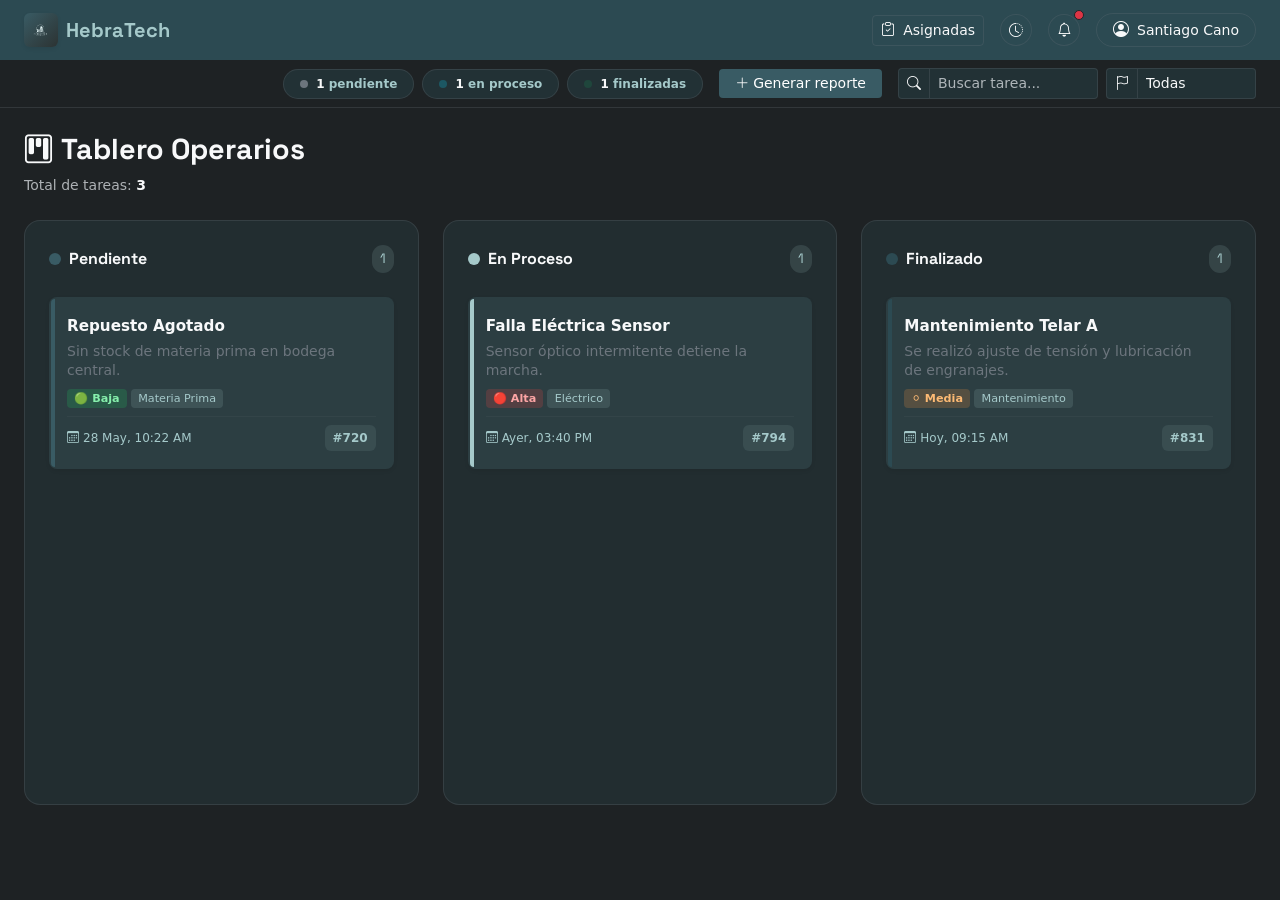
<file: usuarios/Operario.html>
<!DOCTYPE html>
<html lang="es" data-bs-theme="dark">

<head>
  <meta charset="UTF-8">
  <meta name="viewport" content="width=device-width, initial-scale=1.0">
  <title>HebraTech — Módulo Operarios</title>
  <link href="https://cdn.jsdelivr.net/npm/bootstrap@5.3.3/dist/css/bootstrap.min.css" rel="stylesheet">
  <link href="https://cdn.jsdelivr.net/npm/bootstrap-icons@1.11.3/font/bootstrap-icons.css" rel="stylesheet">
  <link href="https://fonts.googleapis.com/css2?family=Space+Grotesk:wght@500;700&display=swap" rel="stylesheet">
  
  <style>
    /* Custom Scrollbar */
    ::-webkit-scrollbar { width: 8px; }
    ::-webkit-scrollbar-track { background: rgba(255, 255, 255, 0.05); border-radius: 10px; }
    ::-webkit-scrollbar-thumb { background: rgba(165, 201, 202, 0.3); border-radius: 10px; }
    ::-webkit-scrollbar-thumb:hover { background: rgba(165, 201, 202, 0.5); }

    /* Animaciones y Estados Especiales de Drag & Drop */
    @keyframes slideIn { from { opacity: 0; transform: translateY(10px); } to { opacity: 1; transform: translateY(0); } }
    @keyframes pulse { 0%, 100% { opacity: 0.5; } 50% { opacity: 1; } }

    .kanban-column { min-height: 65vh; transition: all 0.3s ease; }
    .kanban-column.drag-over { background: rgba(165, 201, 202, 0.08) !important; border-color: #A5C9CA !important; box-shadow: inset 0 0 10px rgba(165, 201, 202, 0.1); }
    
    .drop-placeholder { background: linear-gradient(135deg, rgba(165, 201, 202, 0.1), rgba(165, 201, 202, 0.05)); border: 2px dashed #A5C9CA; border-radius: 8px; margin-bottom: 0.5rem; animation: pulse 1.5s ease-in-out infinite; flex: 0 0 auto !important; }
    
    /* Tarjetas e Identificadores Laterales */
    .task-card { cursor: grab; transition: all 0.2s ease; animation: slideIn 0.3s ease; position: relative; border: 2px solid transparent; }
    .task-card:hover { box-shadow: 0 8px 16px rgba(0, 0, 0, 0.3); border-color: rgba(165, 201, 202, 0.3); }
    .task-card.dragging { opacity: 0.9; cursor: grabbing; border: 2px dashed #A5C9CA !important; background: #223135 !important; box-shadow: 0 10px 25px rgba(0, 0, 0, 0.5); }
    
    .task-card::before { content: ''; position: absolute; left: 0; top: 0; bottom: 0; width: 4px; border-top-left-radius: 8px; border-bottom-left-radius: 8px; transition: width 0.2s ease; }
    .status-pendiente .task-card::before { background: #395B64; }
    .status-proceso .task-card::before { background: #A5C9CA; }
    .status-finalizado .task-card::before { background: #2C4A52; }
    .task-card:hover::before { width: 6px; }

    /* Limitador de líneas para descripción */
    .task-desc { display: -webkit-box; -webkit-line-clamp: 2; -webkit-box-orient: vertical; overflow: hidden; line-height: 1.4; }
  </style>
</head>

<body style="background: #1E2224; overflow-x: hidden;">

  <nav class="navbar navbar-expand px-4 py-2" style="background: #2C4A52;">
    <div class="container-fluid px-0">
      <a class="navbar-brand d-flex align-items-center gap-2 text-decoration-none" href="#">
        <div class="d-flex align-items-center justify-content-center rounded shadow-sm" style="width:34px;height:34px; background: linear-gradient(135deg,#395B64,#2C3333);">
          <img src="../img/logo.png" alt="HebraTech" style="width:22px;height:22px;object-fit:contain;filter:brightness(0) invert(1) sepia(1) saturate(2) hue-rotate(155deg);" onerror="this.src='[data-uri]'"/>
        </div>
        <span class="fw-bold" style="font-family:'Space Grotesk',sans-serif; color:#A5C9CA;">HebraTech</span>
      </a>

      <div class="d-flex align-items-center gap-3 ms-auto">
        <div class="dropdown">
          <button class="btn btn-outline-secondary btn-sm d-flex align-items-center gap-2 border-secondary border-opacity-25" type="button" data-bs-toggle="dropdown" data-bs-auto-close="outside">
            <i class="bi bi-clipboard-check text-white"></i>
            <span class="text-light">Asignadas</span>
          </button>
          <div class="dropdown-menu dropdown-menu-end p-3 shadow-lg border-secondary border-opacity-25" style="width: 380px; max-height: 480px; overflow-y: auto; background: #223135;">
            <div class="d-flex align-items-center gap-2 border-bottom border-secondary border-opacity-25 pb-2 mb-3">
              <i class="bi bi-person-workspace text-white"></i>
              <span class="fw-bold text-light" style="font-family: 'Space Grotesk';">Mis Tareas Asignadas</span>
            </div>
            <div id="assignedItemsContainer"></div>
          </div>
        </div>

        <div class="dropdown">
          <button class="btn btn-outline-secondary btn-sm rounded-circle border-secondary border-opacity-25 p-2 lh-1" type="button" data-bs-toggle="dropdown" data-bs-auto-close="outside" title="Historial">
            <i class="bi bi-clock-history text-white"></i>
          </button>
          <div class="dropdown-menu dropdown-menu-end p-3 shadow-lg border-secondary border-opacity-25" style="width: 380px; max-height: 480px; overflow-y: auto; background: #223135;">
            <div class="d-flex align-items-center gap-2 border-bottom border-secondary border-opacity-25 pb-2 mb-3">
              <i class="bi bi-journal-text text-white"></i>
              <span class="fw-bold text-light" style="font-family: 'Space Grotesk';">Mis Reportes Generados</span>
            </div>
            <div id="historyItemsContainer"></div>
          </div>
        </div>

        <div class="dropdown">
          <button class="btn btn-outline-secondary btn-sm rounded-circle position-relative border-secondary border-opacity-25 p-2 lh-1" type="button" data-bs-toggle="dropdown" data-bs-auto-close="outside" title="Notificaciones">
            <i class="bi bi-bell text-white"></i>
            <span class="position-absolute top-0 start-100 translate-middle p-1 bg-danger border border-dark rounded-circle">
              <span class="visually-hidden">Nuevas notificaciones</span>
            </span>
          </button>
          <div class="dropdown-menu dropdown-menu-end p-3 shadow-lg border-secondary border-opacity-25" style="width: 320px; max-height: 480px; overflow-y: auto; background: #223135;">
            <div class="d-flex align-items-center gap-2 border-bottom border-secondary border-opacity-25 pb-2 mb-3">
              <i class="bi bi-bell text-white"></i>
              <span class="fw-bold text-light" style="font-family: 'Space Grotesk';">Notificaciones</span>
            </div>
            <div class="text-center text-secondary small py-3">No tienes notificaciones nuevas.</div>
          </div>
        </div>

        <div class="dropdown">
          <button class="btn btn-outline-secondary btn-sm rounded-pill px-3 d-flex align-items-center gap-2 border-secondary border-opacity-25" type="button" data-bs-toggle="dropdown">
            <i class="bi bi-person-circle fs-6 text-light"></i>
            <span class="text-light d-none d-md-inline">Santiago Cano</span>
          </button>
          <ul class="dropdown-menu dropdown-menu-end p-2 shadow-lg mt-2 border-secondary border-opacity-25" style="background: #223135;">
            <li class="px-3 py-2 text-center text-light">
              <small class="text-body-secondary d-block">Usuario actual</small>
              <strong>Santiago Cano</strong>
            </li>
            <li><hr class="dropdown-divider border-secondary border-opacity-25"></li>
            <li>
              <a class="dropdown-item text-danger fw-semibold" href="../inicio.html">
                <i class="bi bi-box-arrow-right me-2"></i>Cerrar sesión
              </a>
            </li>
          </ul>
        </div>
      </div>
    </div>
  </nav>

  <nav class="navbar navbar-expand border-bottom border-secondary border-opacity-25 px-4 py-2" style="background: #1E2224;">
    <div class="container-fluid px-0 justify-content-end">
      <div class="d-flex align-items-center gap-3 flex-wrap">
        
        <div class="d-flex align-items-center gap-2">
          <span class="badge rounded-pill border border-secondary border-opacity-25 p-2 px-3" style="background: #223135;">
            <span class="badge bg-secondary rounded-circle p-1 me-1"> </span> <span id="statPendiente" class="text-light">0</span> <span style="color: #A5C9CA;">pendiente</span>
          </span>
          <span class="badge rounded-pill border border-secondary border-opacity-25 p-2 px-3" style="background: #223135;">
            <span class="badge bg-info bg-opacity-25 rounded-circle p-1 me-1"> </span> <span id="statProceso" class="text-light">0</span> <span style="color: #A5C9CA;">en proceso</span>
          </span>
          <span class="badge rounded-pill border border-secondary border-opacity-25 p-2 px-3" style="background: #223135;">
            <span class="badge bg-success bg-opacity-25 rounded-circle p-1 me-1"> </span> <span id="statFinalizado" class="text-light">0</span> <span style="color: #A5C9CA;">finalizadas</span>
          </span>
        </div>

        <button class="btn btn-sm px-3 text-white border-0" style="background:#395B64;" id="btnGenerateReport">
          <i class="bi bi-plus-lg me-1"></i>Generar reporte
        </button>

        <div class="d-flex gap-2">
          <div class="input-group input-group-sm" style="width: 200px;">
            <span class="input-group-text border-secondary border-opacity-25 text-light" style="background:#223135;"><i class="bi bi-search"></i></span>
            <input type="text" id="searchInput" class="form-control text-light shadow-none border-secondary border-opacity-25" style="background:#223135;" placeholder="Buscar tarea...">
          </div>
          <div class="input-group input-group-sm" style="width: 150px;">
            <span class="input-group-text border-secondary border-opacity-25 text-light" style="background:#223135;"><i class="bi bi-flag"></i></span>
            <select id="filterPrio" class="form-select text-light shadow-none border-secondary border-opacity-25" style="background:#223135;">
              <option value="">Todas</option>
              <option value="alta">🔴 Alta</option>
              <option value="media">⚪ Media</option>
              <option value="baja">🟢 Baja</option>
            </select>
          </div>
        </div>

      </div>
    </div>
  </nav>

  <div class="container-fluid p-4">
    <div class="mb-4">
      <h2 class="mb-0 fw-bold text-light" style="font-family:'Space Grotesk'; font-size:1.8rem;">
        <i class="bi bi-kanban me-2"></i>Tablero Operarios
      </h2>
      <small class="text-body-secondary mt-2 d-block">
        Total de tareas: <strong class="text-light" id="totalTasks">0</strong>
      </small>
    </div>

    <div class="row g-4">
      <div class="col-12 col-lg-4">
        <div class="kanban-column status-pendiente d-flex flex-column p-4 border border-secondary border-opacity-25 rounded-4" style="background: #222D30;">
          <div class="d-flex align-items-center gap-2 mb-4 fw-bold" style="font-family: 'Space Grotesk', sans-serif;">
            <span class="rounded-circle" style="width: 12px; height: 12px; background: #395B64;"></span>
            <span class="text-light">Pendiente</span>
            <span class="ms-auto px-2 py-1 rounded-pill fw-normal" id="count-pendiente" style="background: rgba(165, 201, 202, 0.15); font-size: 0.85rem; color: #A5C9CA;">0</span>
          </div>
          <div class="drop-zone d-flex flex-column flex-grow-1 gap-1" id="list-pendiente" data-status="pendiente"></div>
        </div>
      </div>

      <div class="col-12 col-lg-4">
        <div class="kanban-column status-proceso d-flex flex-column p-4 border border-secondary border-opacity-25 rounded-4" style="background: #222D30;">
          <div class="d-flex align-items-center gap-2 mb-4 fw-bold" style="font-family: 'Space Grotesk', sans-serif;">
            <span class="rounded-circle" style="width: 12px; height: 12px; background: #A5C9CA;"></span>
            <span class="text-light">En Proceso</span>
            <span class="ms-auto px-2 py-1 rounded-pill fw-normal" id="count-proceso" style="background: rgba(165, 201, 202, 0.15); font-size: 0.85rem; color: #A5C9CA;">0</span>
          </div>
          <div class="drop-zone d-flex flex-column flex-grow-1 gap-1" id="list-proceso" data-status="proceso"></div>
        </div>
      </div>

      <div class="col-12 col-lg-4">
        <div class="kanban-column status-finalizado d-flex flex-column p-4 border border-secondary border-opacity-25 rounded-4" style="background: #222D30;">
          <div class="d-flex align-items-center gap-2 mb-4 fw-bold" style="font-family: 'Space Grotesk', sans-serif;">
            <span class="rounded-circle" style="width: 12px; height: 12px; background: #2C4A52;"></span>
            <span class="text-light">Finalizado</span>
            <span class="ms-auto px-2 py-1 rounded-pill fw-normal" id="count-finalizado" style="background: rgba(165, 201, 202, 0.15); font-size: 0.85rem; color: #A5C9CA;">0</span>
          </div>
          <div class="drop-zone d-flex flex-column flex-grow-1 gap-1" id="list-finalizado" data-status="finalizado"></div>
        </div>
      </div>
    </div>
  </div>

  <div class="modal fade" id="taskModal" tabindex="-1">
    <div class="modal-dialog modal-dialog-centered">
      <div class="modal-content border border-secondary border-opacity-25 shadow-lg" style="background: #223135;">
        <div class="modal-header border-bottom border-secondary border-opacity-10 p-4">
          <h5 class="modal-title fw-bold" id="modalTitle" style="font-family: 'Space Grotesk', sans-serif; color: #A5C9CA;">Nuevo Reporte</h5>
          <button type="button" class="btn-close btn-close-white shadow-none" data-bs-dismiss="modal"></button>
        </div>
        <div class="modal-body p-4">
          <input type="hidden" id="taskId">
          
          <div class="mb-3">
            <label class="form-label small fw-medium" style="color: #A5C9CA;">Título *</label>
            <input type="text" class="form-control text-light shadow-none border-secondary border-opacity-25" id="taskTitle" style="background: #1E2224;" placeholder="Ej: Mantenimiento Telar A">
          </div>

          <div class="mb-3">
            <label class="form-label small fw-medium" style="color: #A5C9CA;">Descripción *</label>
            <textarea class="form-control text-light shadow-none border-secondary border-opacity-25" id="taskDesc" rows="3" style="background: #1E2224;" placeholder="Describe el problema o tarea..."></textarea>
          </div>

          <div class="row g-3 mb-3">
            <div class="col-6">
              <label class="form-label small fw-medium" style="color: #A5C9CA;">Prioridad</label>
              <select class="form-select text-light shadow-none border-secondary border-opacity-25" id="taskPrio" style="background: #1E2224;">
                <option value="baja">🟢 Baja</option>
                <option value="media" selected>⚪ Media</option>
                <option value="alta">🔴 Alta</option>
              </select>
            </div>
            <div class="col-6">
              <label class="form-label small fw-medium" style="color: #A5C9CA;">Estado</label>
              <select class="form-select text-light shadow-none border-secondary border-opacity-25" id="taskStatus" style="background: #1E2224;">
                <option value="pendiente" selected>Pendiente</option>
                <option value="proceso">En Proceso</option>
                <option value="finalizado">Finalizado</option>
              </select>
            </div>
          </div>

          <div class="row g-3">
            <div class="col-6">
              <label class="form-label small fw-medium" style="color: #A5C9CA;">Etiqueta</label>
              <input type="text" class="form-control text-light shadow-none border-secondary border-opacity-25" id="taskTag" style="background: #1E2224;" placeholder="Ej: Mantenimiento">
            </div>
            <div class="col-6">
              <label class="form-label small fw-medium" style="color: #A5C9CA;">Responsable</label>
              <input type="text" class="form-control text-light shadow-none border-secondary border-opacity-25" id="taskAssignee" readonly value="Santiago Cano" style="background: #1E2224;">
            </div>
          </div>
        </div>
        <div class="modal-footer gap-2 border-top-0 p-4 pt-0">
          <button type="button" class="btn btn-outline-danger shadow-none border-secondary border-opacity-50 d-none" id="btnDelete">
            <i class="bi bi-trash me-1"></i> Eliminar
          </button>
          <button type="button" class="btn btn-outline-secondary text-light shadow-none border-secondary border-opacity-25" data-bs-dismiss="modal">Cancelar</button>
          <button type="button" class="btn text-white shadow-none fw-semibold" style="background: #395B64;" id="btnSaveTask">
            <i class="bi bi-check-circle me-1"></i> Guardar
          </button>
        </div>
      </div>
    </div>
  </div>

  <script src="https://cdn.jsdelivr.net/npm/bootstrap@5.3.3/dist/js/bootstrap.bundle.min.js"></script>
  
  <script>
    let tasks = [
      { id: 831, title: "Mantenimiento Telar A", desc: "Se realizó ajuste de tensión y lubricación de engranajes.", status: "finalizado", prio: "media", tag: "Mantenimiento", date: "Hoy, 09:15 AM", assignee: "Santiago Cano" },
      { id: 794, title: "Falla Eléctrica Sensor", desc: "Sensor óptico intermitente detiene la marcha.", status: "proceso", prio: "alta", tag: "Eléctrico", date: "Ayer, 03:40 PM", assignee: "Santiago Cano" },
      { id: 720, title: "Repuesto Agotado", desc: "Sin stock de materia prima en bodega central.", status: "pendiente", prio: "baja", tag: "Materia Prima", date: "28 May, 10:22 AM", assignee: "Otro Operario" }
    ];

    const taskModal = new bootstrap.Modal(document.getElementById('taskModal'));
    let draggedCard = null;
    let draggedTaskId = null;
    let draggedHeight = 0;

    function createCard(task) {
      const card = document.createElement('div');
      card.className = 'task-card p-3 rounded-3 text-white mb-2 shadow-sm';
      card.style.background = '#2C3E42';
      card.draggable = true;
      card.dataset.id = task.id;

      const priorityText = { alta: '🔴 Alta', media: '⚪ Media', baja: '🟢 Baja' };
      const priorityClass = { alta: 'rgba(239, 68, 68, 0.2)', media: 'rgba(251, 146, 60, 0.2)', baja: 'rgba(34, 197, 94, 0.2)' };
      const priorityColor = { alta: '#FCA5A5', media: '#FDBA74', baja: '#86EFAC' };

      card.innerHTML = `
        <div class="fw-semibold text-light mb-1" style="font-size: 0.95rem; word-break: break-word;">${escapeHtml(task.title)}</div>
        <div class="task-desc text-secondary mb-2 small">${escapeHtml(task.desc)}</div>
        <div class="d-flex justify-content-between align-items-start mb-2">
          <div class="d-flex flex-wrap gap-1">
            <span class="badge rounded-1" style="background: ${priorityClass[task.prio]}; color: ${priorityColor[task.prio]}; font-size: 0.7rem;">${priorityText[task.prio]}</span>
            ${task.tag ? `<span class="badge rounded-1 fw-normal" style="background: rgba(165, 201, 202, 0.15); color: #A5C9CA; font-size: 0.7rem;">${escapeHtml(task.tag)}</span>` : ''}
          </div>
        </div>
        <div class="d-flex justify-content-between align-items-center pt-2 border-top border-secondary border-opacity-10 small" style="color: #A5C9CA; font-size: 0.75rem;">
          <span><i class="bi bi-calendar3 me-1"></i>${escapeHtml(task.date)}</span>
          <span class="fw-bold px-2 py-1 rounded" style="background: rgba(165, 201, 202, 0.1);">#${task.id}</span>
        </div>
      `;

      card.addEventListener('dragstart', (e) => {
        draggedCard = card;
        draggedTaskId = task.id;
        draggedHeight = card.offsetHeight;
        setTimeout(() => card.classList.add('dragging'), 0);
        e.dataTransfer.effectAllowed = 'move';
      });

      card.addEventListener('dragend', () => {
        draggedCard = null;
        draggedTaskId = null;
        card.classList.remove('dragging');
        document.querySelectorAll('.drop-placeholder').forEach(p => p.remove());
        document.querySelectorAll('.drop-zone').forEach(z => z.classList.remove('drag-over'));
      });

      card.addEventListener('click', (e) => {
        if (e.target.closest('.badge') || e.target.closest('.rounded')) return;
        openEditModal(task.id);
      });

      return card;
    }

    function setupDropZones() {
      document.querySelectorAll('.drop-zone').forEach(zone => {
        zone.addEventListener('dragover', (e) => {
          e.preventDefault();
          zone.closest('.kanban-column').classList.add('drag-over');

          const existing = zone.querySelector('.drop-placeholder');
          if (!existing) {
            const placeholder = document.createElement('div');
            placeholder.className = 'drop-placeholder';
            placeholder.style.height = `${draggedHeight}px`;
            zone.appendChild(placeholder);
          }
        });

        zone.addEventListener('dragleave', (e) => {
          if (!zone.contains(e.relatedTarget) && !zone.closest('.kanban-column').contains(e.relatedTarget)) {
            zone.closest('.kanban-column').classList.remove('drag-over');
            zone.querySelector('.drop-placeholder')?.remove();
          }
        });

        zone.addEventListener('drop', (e) => {
          e.preventDefault();
          zone.closest('.kanban-column').classList.remove('drag-over');
          zone.querySelector('.drop-placeholder')?.remove();

          if (!draggedTaskId) return;

          const newStatus = zone.dataset.status;
          const task = tasks.find(t => t.id == draggedTaskId);
          
          if (task && task.status !== newStatus) {
            task.status = newStatus;
            renderAll();
          }
        });
      });
    }

    function renderAll() {
      const lists = {
        pendiente: document.getElementById('list-pendiente'),
        proceso: document.getElementById('list-proceso'),
        finalizado: document.getElementById('list-finalizado')
      };

      const historyContainer = document.getElementById('historyItemsContainer');
      const assignedContainer = document.getElementById('assignedItemsContainer');

      Object.values(lists).forEach(l => { if (l) l.innerHTML = ''; });
      if (historyContainer) {
        historyContainer.innerHTML = '';
      }
      if (assignedContainer) assignedContainer.innerHTML = '';

      let counts = { pendiente: 0, proceso: 0, finalizado: 0 };
      const searchTerm = document.getElementById('searchInput')?.value.toLowerCase() || '';
      const priorityFilter = document.getElementById('filterPrio')?.value || '';

      const filteredTasks = tasks.filter(task => {
        const matchSearch = task.title.toLowerCase().includes(searchTerm) || 
                            task.desc.toLowerCase().includes(searchTerm) ||
                            task.tag.toLowerCase().includes(searchTerm);
        const matchPriority = !priorityFilter || task.prio === priorityFilter;
        return matchSearch && matchPriority;
      });

      filteredTasks.forEach(task => {
        counts[task.status]++;
        const card = createCard(task);
        if (lists[task.status]) lists[task.status].appendChild(card);
      });

      tasks.forEach(task => {
        if (task.isReport && historyContainer) {
          const histClone = createCard(task);
          histClone.draggable = false;
          historyContainer.appendChild(histClone);
        }
        if (task.assignee === 'Santiago Cano' && assignedContainer) {
          const assignClone = createCard(task);
          assignClone.draggable = false;
          assignedContainer.appendChild(assignClone);
        }
      });

      if (historyContainer && historyContainer.children.length === 0) {
        historyContainer.innerHTML = `<div class="text-center text-secondary small py-3">No hay reportes generados aún.</div>`;
      }

      document.getElementById('totalTasks').innerText = tasks.length;
      ['pendiente', 'proceso', 'finalizado'].forEach(s => {
        const countEl = document.getElementById(`count-${s}`);
        if (countEl) countEl.innerText = counts[s];
        const statEl = document.getElementById(`stat${s.charAt(0).toUpperCase() + s.slice(1)}`);
        if (statEl) statEl.innerText = counts[s];
      });

      Object.entries(lists).forEach(([status, zone]) => {
        if (zone && zone.children.length === 0) {
          zone.innerHTML = `
            <div class="d-flex flex-column align-items-center justify-content-center text-center p-5 border border-dashed border-secondary border-opacity-25 rounded-3 m-2 flex-grow-1" style="color:#A5C9CA; opacity:0.5;">
              <i class="bi bi-inbox fs-1 mb-2 opacity-50"></i>
              <p class="mb-0 small">Sin tareas en ${status}</p>
            </div>`;
        }
      });

      setupDropZones();
    }

    document.getElementById('btnGenerateReport')?.addEventListener('click', () => {
      document.getElementById('taskId').value = '';
      document.getElementById('taskTitle').value = '';
      document.getElementById('taskDesc').value = '';
      document.getElementById('taskStatus').value = 'pendiente';
      document.getElementById('taskPrio').value = 'media';
      document.getElementById('taskTag').value = '';
      document.getElementById('taskAssignee').value = 'Santiago Cano';
      document.getElementById('modalTitle').innerText = 'Nuevo Reporte';
      document.getElementById('btnDelete').classList.add('d-none');
      taskModal.show();
    });

    function openEditModal(id) {
      const task = tasks.find(t => t.id === id);
      if (!task) return;
      document.getElementById('taskId').value = task.id;
      document.getElementById('taskTitle').value = task.title;
      document.getElementById('taskDesc').value = task.desc;
      document.getElementById('taskStatus').value = task.status;
      document.getElementById('taskPrio').value = task.prio;
      document.getElementById('taskTag').value = task.tag;
      document.getElementById('taskAssignee').value = task.assignee || 'Santiago Cano';
      document.getElementById('modalTitle').innerText = `Editar Reporte #${task.id}`;
      document.getElementById('btnDelete').classList.remove('d-none');
      taskModal.show();
    }

    document.getElementById('btnSaveTask')?.addEventListener('click', () => {
      const id = document.getElementById('taskId').value;
      const title = document.getElementById('taskTitle').value.trim();
      const desc = document.getElementById('taskDesc').value.trim();
      const status = document.getElementById('taskStatus').value;
      const prio = document.getElementById('taskPrio').value;
      const tag = document.getElementById('taskTag').value.trim() || 'General';
      const assignee = document.getElementById('taskAssignee').value;

      if (!title || !desc) {
        alert('Por favor completa título y descripción');
        return;
      }

      if (id) {
        const task = tasks.find(t => t.id == id);
        if (task) {
          task.title = title; task.desc = desc; task.status = status;
          task.prio = prio; task.tag = tag; task.assignee = assignee;
        }
      } else {
        tasks.unshift({
          id: Math.floor(100 + Math.random() * 900),
          title, desc, status, prio, tag, assignee,
          date: 'Hoy, ' + new Date().toLocaleTimeString('es-CO', { hour: '2-digit', minute: '2-digit' }),
          isReport: true 
        });
      }
      taskModal.hide();
      renderAll();
    });

    document.getElementById('btnDelete')?.addEventListener('click', () => {
      const id = document.getElementById('taskId').value;
      if (id && confirm('¿Eliminar esta tarea?')) {
        tasks = tasks.filter(t => t.id != id);
        taskModal.hide();
        renderAll();
      }
    });

    document.getElementById('searchInput')?.addEventListener('input', renderAll);
    document.getElementById('filterPrio')?.addEventListener('change', renderAll);

    function escapeHtml(text) {
      const map = { '&': '&amp;', '<': '&lt;', '>': '&gt;', '"': '&quot;', "'": '&#039;' };
      return text.replace(/[&<>"']/g, m => map[m]);
    }

    document.addEventListener('DOMContentLoaded', renderAll);
  </script>
</body>
</html>
</file>
<file: css/style.css>
:root {
  --primary:       #395B64;
  --primary-dark:  #2C3333;
  --primary-deep:  #1e3540;
  --accent:        #A5C9CA;
  --bg-light:      #E7F6F2;
  --white:         #ffffff;
  --border:        rgba(165, 201, 202, 0.3);
  --border-solid:  #A5C9CA;

  --dash-bg:       #0d1e26;
  --dash-surface:  #122330;
  --dash-card:     #172d3a;
  --dash-border:   rgba(165, 201, 202, 0.15);

  --success:  #5a9e6f;
  --warning:  #e8a838;
  --danger:   #c85a5a;
  --inactive: #4a6370;

  --ff-display: 'Fredoka', sans-serif;
  --ff-label:   'Graduate', serif;
  --ff-body:    'Roboto', sans-serif;

  --section-py: 100px;
}

*, *::before, *::after { box-sizing: border-box; margin: 0; padding: 0; }

html { scroll-behavior: smooth; }

body {
  font-family: var(--ff-body);
  background-color: var(--bg-light);
  color: var(--primary-dark);
  overflow-x: hidden;
  line-height: 1.6;
}


/* ──────────────────────────────────────────
   1. NAVBAR
────────────────────────────────────────── */
.ht-navbar {
  background: rgba(231, 246, 242, 0.88);
  backdrop-filter: blur(16px);
  -webkit-backdrop-filter: blur(16px);
  border-bottom: 1px solid var(--border-solid);
  padding: 14px 0;
  position: sticky;
  top: 0;
  z-index: 1050;
  transition: box-shadow 0.3s;
}

.ht-navbar.scrolled {
  box-shadow: 0 4px 24px rgba(57, 91, 100, 0.12);
}

.ht-brand {
  display: flex;
  align-items: center;
  gap: 10px;
  text-decoration: none;
  font-family: var(--ff-display);
  font-size: 1.55rem;
  color: var(--primary);
  font-weight: 400;
  letter-spacing: 0.3px;
  flex-shrink: 0;
}
.ht-brand strong { font-weight: 700; }

.brand-icon {
  width: 38px; height: 38px;
  border-radius: 10px;
  display: flex; align-items: center; justify-content: center;
  color: var(--bg-light);
  font-size: 0.95rem;
  flex-shrink: 0;
  box-shadow: 0 4px 12px rgba(57,91,100,0.3);
}

.ht-nav-link {
  font-family: var(--ff-body);
  font-size: 0.88rem;
  font-weight: 500;
  color: var(--primary-dark);
  text-decoration: none;
  padding: 8px 14px;
  border-radius: 8px;
  transition: all 0.2s;
  display: block;
}
.ht-nav-link:hover,
.ht-nav-link.active {
  color: var(--primary);
  background: rgba(57, 91, 100, 0.08);
}

.btn-ht-login {
  display: flex;
  align-items: center;
  gap: 8px;
  background: var(--primary);
  color: var(--bg-light);
  font-family: var(--ff-body);
  font-weight: 600;
  font-size: 0.88rem;
  padding: 9px 20px;
  border-radius: 50px;
  text-decoration: none;
  transition: all 0.3s ease;
  white-space: nowrap;
  box-shadow: 0 4px 16px rgba(57,91,100,0.25);
}
.btn-ht-login:hover {
  background: var(--primary-dark);
  color: var(--bg-light);
  transform: translateY(-1px);
  box-shadow: 0 6px 20px rgba(57,91,100,0.32);
}

.ht-toggler {
  background: transparent;
  border: none;
  color: var(--primary);
  font-size: 1.2rem;
  padding: 4px 8px;
}

/*boton hamurguesa mejorado*/
@media (max-width: 991.98px) {
s
  #mainNav {
    padding: 1rem 0;
  }

  #mainNav .navbar-nav {
    align-items: center;
    gap: 0 !important;
    width: 100%;
  }

  #mainNav .nav-item {
    width: 100%;
    text-align: center;
  }

  #mainNav .ht-nav-link {
    font-size: 1.15rem;
    padding: 0.75rem 1rem;
    display: block;
    width: 100%;
  }

  #mainNav .btn-ht-login {
    display: flex;
    justify-content: center;
    margin: 0.75rem auto 0;
    width: 85%;
    font-size: 1.1rem;
    padding: 0.75rem 1.5rem;
  }

}


/* ──────────────────────────────────────────
   2. BODY
────────────────────────────────────────── */
.ht-hero {
  background: linear-gradient(135deg, var(--primary-deep) 0%, #1a3344 40%, #243d45 100%);
  min-height: 70vh;
  display: flex;
  align-items: center;
  padding: 30px;
  position: relative;
  overflow: hidden;
}

.hero-grid-overlay {
  position: absolute;
  inset: 0;
  background-image:
    linear-gradient(rgba(165,201,202,0.05) 1px, transparent 1px),
    linear-gradient(90deg, rgba(165,201,202,0.05) 1px, transparent 1px);
  background-size: 48px 48px;
  pointer-events: none;
}

.orb {
  position: absolute;
  border-radius: 50%;
  pointer-events: none;
  filter: blur(80px);
}
.orb-1 {
  width: 550px; height: 550px;
  background: radial-gradient(circle, rgba(57,91,100,0.45) 0%, transparent 70%);
  top: -120px; left: -100px;
  animation: orbFloat 8s ease-in-out infinite alternate;
}
.orb-2 {
  width: 400px; height: 400px;
  background: radial-gradient(circle, rgba(165,201,202,0.18) 0%, transparent 70%);
  bottom: -60px; right: 10%;
  animation: orbFloat 10s ease-in-out infinite alternate-reverse;
}
@keyframes orbFloat {
  from { transform: translate(0, 0); }
  to   { transform: translate(30px, 20px); }
}

@keyframes fadeInUp {
  from { opacity: 0; transform: translateY(24px); }
  to   { opacity: 1; transform: translateY(0); }
}

@keyframes pulse {
  0%, 100% { opacity: 1; transform: scale(1); }
  50%       { opacity: 0.6; transform: scale(1.3); }
}

.hero-title {
  font-family: var(--ff-display);
  font-size: clamp(2.4rem, 4.5vw, 4rem);
  font-weight: 700;
  color: #fff;
  line-height: 1.1;
  letter-spacing: -0.5px;
  margin-bottom: 20px;
  animation: fadeInUp 0.7s ease 0.1s both;
}
.title-accent {
  color: var(--accent);
}

.hero-sub {
  font-family: var(--ff-body);
  font-size: 1.05rem;
  color: rgba(165, 201, 202, 0.85);
  max-width: 460px;
  line-height: 1.75;
  margin-bottom: 36px;
  animation: fadeInUp 0.7s ease 0.2s both;
}

.hero-actions {
  display: flex;
  gap: 14px;
  flex-wrap: wrap;
  margin-bottom: 40px;
  animation: fadeInUp 0.7s ease 0.3s both;
}

/* Hero image */
.hero-img-wrap {
  position: relative;
  border-radius: 20px;
  overflow: hidden;
  box-shadow:
    0 40px 80px rgba(0,0,0,0.45),
    0 0 0 1px rgba(165,201,202,0.12);
  animation: fadeInUp 0.9s ease 0.4s both;
}
.hero-img {
  width: 100%;
  height: 480px;
  object-fit: cover;
  object-position: center;
  display: block;
  filter: brightness(0.88) saturate(1.1);
  transition: transform 0.6s ease, filter 0.4s ease;
}
.hero-img-wrap:hover .hero-img {
  transform: scale(1.03);
  filter: brightness(0.95) saturate(1.15);
}
.hero-img-overlay {
  position: absolute;
  inset: 0;
  background: linear-gradient(
    135deg,
    rgba(30, 53, 64, 0.35) 0%,
    transparent 60%,
    rgba(165, 201, 202, 0.08) 100%
  );
  pointer-events: none;
}

.btn-hero-primary {
  display: inline-flex;
  align-items: center;
  gap: 8px;
  background: var(--accent);
  color: var(--primary-dark);
  font-family: var(--ff-display);
  font-size: 1rem;
  font-weight: 600;
  padding: 14px 30px;
  border-radius: 12px;
  text-decoration: none;
  transition: all 0.3s ease;
  box-shadow: 0 8px 24px rgba(165,201,202,0.3);
}
.btn-hero-primary:hover {
  background: #c0dfe0;
  color: var(--primary-dark);
  transform: translateY(-3px) scale(1.03);
  box-shadow: 0 14px 32px rgba(165,201,202,0.4);
}

.btn-hero-ghost {
  display: inline-flex;
  align-items: center;
  gap: 8px;
  background: transparent;
  color: var(--accent);
  border: 1.5px solid rgba(165,201,202,0.4);
  font-family: var(--ff-display);
  font-size: 1rem;
  font-weight: 600;
  padding: 13px 26px;
  border-radius: 12px;
  text-decoration: none;
  transition: all 0.3s ease;
}
.btn-hero-ghost:hover {
  background: rgba(165,201,202,0.1);
  border-color: var(--accent);
  color: #fff;
  transform: translateY(-2px);
}

/* CARDS */
:root {
    --hb-actitud: #2C3333;
    --hb-fortaleza: #395B64;
    --hb-mentalidad: #A5C9CA;
    --hb-atencion: #E7F6F2;
}

h2, h6 {
    font-family: 'Fredoka', sans-serif;
    letter-spacing: -0.5px;
}

.bg-hb-actitud { background-color: var(--hb-actitud) !important; }
.bg-hb-fortaleza { background-color: var(--hb-fortaleza) !important; }

.text-hb-mentalidad { color: var(--hb-mentalidad) !important; }
.text-hb-atencion { color: var(--hb-atencion) !important; }

.hover-effect {
    transition: transform 0.3s ease, box-shadow 0.3s ease, border-color 0.3s ease;
    border: 1px solid transparent;
}

.hover-effect:hover {
    border-color: var(--hb-mentalidad) !important;
    transform: translateY(-5px);
    box-shadow: 0 .5rem 1rem rgba(0,0,0,.15) !important;
}

.tracking-wider {
    letter-spacing: 0.1em;
}


@keyframes growWidth {
  from { width: 0 !important; }
}

.ht-features {
  padding: var(--section-py) 0;
  background: var(--bg-light);
}

.section-head { margin-bottom: 60px; }

.section-eyebrow {
  display: inline-block;
  font-family: var(--ff-label);
  font-size: 0.68rem;
  letter-spacing: 3px;
  color: var(--primary);
  text-transform: uppercase;
  margin-bottom: 14px;
}

.section-title {
  font-family: var(--ff-display);
  font-size: clamp(2rem, 3.5vw, 2.8rem);
  font-weight: 700;
  color: var(--primary-dark);
  line-height: 1.15;
  margin-bottom: 14px;
}

.section-sub {
  font-family: var(--ff-body);
  font-size: 1rem;
  color: var(--primary);
  max-width: 520px;
  margin: 0 auto;
  line-height: 1.75;
  opacity: 0.85;
}

.feat-card {
  background: var(--white);
  border: 1.5px solid var(--border-solid);
  border-radius: 20px;
  padding: 34px 28px;
  height: 100%;
  transition: all 0.35s ease;
  display: flex;
  flex-direction: column;
  gap: 12px;
  opacity: 0;
  transform: translateY(24px);
}
.feat-card.in-view {
  opacity: 1;
  transform: translateY(0);
}
.feat-card:hover {
  transform: translateY(-8px);
  box-shadow: 0 24px 50px rgba(57,91,100,0.12);
  border-color: var(--primary);
}

.feat-card.fc-dark {
  background: var(--primary);
  border-color: var(--primary);
}
.feat-card.fc-dark h5,
.feat-card.fc-dark p { color: var(--bg-light); }
.feat-card.fc-dark .fc-icon { background: rgba(231,246,242,0.15); color: var(--accent); }
.feat-card.fc-dark .fc-tag { background: rgba(231,246,242,0.15); color: var(--accent); }

.feat-card.fc-accent {
  background: linear-gradient(135deg, var(--primary) 0%, #2a4f5c 100%);
  border-color: var(--primary);
}
.feat-card.fc-accent h5,
.feat-card.fc-accent p { color: var(--bg-light); }
.feat-card.fc-accent .fc-icon { background: rgba(231,246,242,0.15); color: var(--accent); }
.feat-card.fc-accent .fc-tag { background: rgba(231,246,242,0.15); color: var(--accent); }

.fc-icon {
  width: 56px; height: 56px;
  background: var(--bg-light);
  border-radius: 14px;
  display: flex; align-items: center; justify-content: center;
  font-size: 1.4rem;
  color: var(--primary);
  transition: transform 0.3s;
  flex-shrink: 0;
}
.feat-card:hover .fc-icon { transform: scale(1.1) rotate(-5deg); }

.feat-card h5 {
  font-family: var(--ff-display);
  font-size: 1.15rem;
  font-weight: 600;
  color: var(--primary-dark);
  margin: 0;
}
.feat-card p {
  font-family: var(--ff-body);
  font-size: 0.9rem;
  color: var(--primary);
  opacity: 0.8;
  line-height: 1.65;
  flex: 1;
  margin: 0;
}
.fc-footer {
  display: flex;
  gap: 8px;
  flex-wrap: wrap;
  margin-top: 4px;
}
.fc-tag {
  font-family: var(--ff-body);
  font-size: 0.7rem;
  font-weight: 500;
  background: var(--bg-light);
  color: var(--primary);
  border: 1px solid var(--border-solid);
  padding: 3px 10px;
  border-radius: 50px;
}

.ht-preview {
  padding: var(--section-py) 0;
  background: var(--primary-deep);
  position: relative;
  overflow: hidden;
}
.ht-preview::before {
  content: '';
  position: absolute;
  inset: 0;
  background-image:
    linear-gradient(rgba(165,201,202,0.04) 1px, transparent 1px),
    linear-gradient(90deg, rgba(165,201,202,0.04) 1px, transparent 1px);
  background-size: 40px 40px;
  pointer-events: none;
}

.full-dash-wrap {
  background: var(--dash-bg);
  border: 1px solid var(--dash-border);
  border-radius: 18px;
  overflow: hidden;
  box-shadow: 0 40px 100px rgba(0,0,0,0.5);
  margin-top: 40px;
}

.full-dash-topbar {
  background: var(--dash-surface);
  padding: 12px 20px;
  display: flex;
  align-items: center;
  border-bottom: 1px solid var(--dash-border);
}

.dash-dots { display: flex; gap: 7px; }
.dot { width: 12px; height: 12px; border-radius: 50%; display: block; }
.dot-r { background: #ff6060; }
.dot-y { background: #ffba35; }
.dot-g { background: #40d040; }

.live-dot {
  width: 8px; height: 8px;
  border-radius: 50%;
  background: var(--success);
  box-shadow: 0 0 8px rgba(90,158,111,0.8);
  animation: pulse 2s infinite;
}

.full-dash-body {
  display: flex;
  min-height: 380px;
}

.full-dash-sidebar {
  width: 58px;
  background: var(--dash-surface);
  border-right: 1px solid var(--dash-border);
  display: flex;
  flex-direction: column;
  align-items: center;
  padding: 18px 0;
  gap: 6px;
}
.sidebar-logo {
  width: 36px; height: 36px;
  background: var(--primary);
  border-radius: 10px;
  display: flex; align-items: center; justify-content: center;
  color: var(--accent);
  font-size: 0.9rem;
  margin-bottom: 14px;
}
.sidebar-nav { display: flex; flex-direction: column; gap: 4px; }
.sb-item {
  width: 36px; height: 36px;
  border-radius: 8px;
  display: flex; align-items: center; justify-content: center;
  color: rgba(165,201,202,0.4);
  font-size: 0.85rem;
  cursor: pointer;
  transition: all 0.2s;
}
.sb-item:hover,
.sb-item.active { background: rgba(165,201,202,0.12); color: var(--accent); }

.full-dash-main {
  flex: 1;
  padding: 22px 24px;
  display: flex;
  flex-direction: column;
  gap: 18px;
}

.fd-greeting {
  display: flex;
  align-items: flex-start;
  justify-content: space-between;
  gap: 16px;
  flex-wrap: wrap;
}
.fd-greeting-title {
  font-family: var(--ff-display);
  font-size: 1.1rem;
  color: #fff;
  margin-bottom: 4px;
}
.fd-greeting-sub {
  font-family: var(--ff-body);
  font-size: 0.78rem;
  color: rgba(165,201,202,0.6);
  margin: 0;
}

.fd-btn-primary, .fd-btn-outline {
  font-family: var(--ff-body);
  font-size: 0.75rem;
  font-weight: 600;
  padding: 8px 16px;
  border-radius: 8px;
  cursor: pointer;
  display: flex; align-items: center; gap: 6px;
  border: none;
  transition: all 0.2s;
}
.fd-btn-primary { background: var(--primary); color: var(--accent); }
.fd-btn-primary:hover { background: #4a7a87; }
.fd-btn-outline { background: transparent; color: var(--accent); border: 1px solid var(--dash-border); }
.fd-btn-outline:hover { background: rgba(165,201,202,0.08); }

.fd-kpi-row {
  display: grid;
  grid-template-columns: repeat(4, 1fr);
  gap: 12px;
}
.fd-kpi {
  background: var(--dash-card);
  border: 1px solid var(--dash-border);
  border-radius: 12px;
  padding: 14px;
  opacity: 0;
  transform: translateY(12px);
  transition: all 0.4s ease;
}
.fd-kpi.in-view { opacity: 1; transform: translateY(0); }
.fd-kpi-label {
  display: block;
  font-family: var(--ff-body);
  font-size: 0.68rem;
  color: rgba(165,201,202,0.55);
  margin-bottom: 6px;
}
.fd-kpi-val {
  display: block;
  font-family: var(--ff-display);
  font-size: 1.6rem;
  font-weight: 700;
  color: #fff;
  line-height: 1;
  margin-bottom: 10px;
}
.fd-kpi-val small { font-size: 0.85rem; color: var(--accent); font-weight: 400; }
.fd-kpi-bar {
  height: 3px;
  background: rgba(165,201,202,0.15);
  border-radius: 3px;
  overflow: hidden;
}
.fd-kpi-bar div {
  height: 100%;
  background: var(--accent);
  border-radius: 3px;
  animation: growWidth 1.5s ease both;
}

.fd-bottom-row {
  display: grid;
  grid-template-columns: 1.4fr 1fr;
  gap: 14px;
  flex: 1;
}
.fd-mini-chart, .fd-tasks-mini {
  background: var(--dash-card);
  border: 1px solid var(--dash-border);
  border-radius: 12px;
  padding: 14px;
}
.fd-mini-chart svg { width: 100%; height: auto; margin-top: 6px; }
.fd-section-title {
  font-family: var(--ff-body);
  font-size: 0.7rem;
  font-weight: 600;
  color: var(--accent);
  display: flex;
  align-items: center;
  gap: 6px;
  margin-bottom: 8px;
}
.fd-task-item {
  display: flex;
  align-items: center;
  gap: 10px;
  font-family: var(--ff-body);
  font-size: 0.72rem;
  color: rgba(255,255,255,0.65);
  padding: 6px 0;
  border-bottom: 1px solid var(--dash-border);
}
.fd-task-item:last-child { border-bottom: none; }
.fd-task-dot { width: 8px; height: 8px; border-radius: 50%; flex-shrink: 0; }

.ht-how {
  padding: var(--section-py) 0;
  background: var(--white);
}

.how-timeline {
  position: relative;
}
.how-timeline::before {
  content: '';
  position: absolute;
  top: 70px;
  left: 16.67%;
  right: 16.67%;
  height: 2px;
  background: linear-gradient(90deg, transparent, var(--border-solid), transparent);
  z-index: 0;
}

.how-step {
  text-align: center;
  padding: 40px 32px;
  position: relative;
  z-index: 1;
  transition: transform 0.3s;
}
.how-step:hover { transform: translateY(-6px); }
.how-step-mid {
  background: var(--bg-light);
  border-radius: 20px;
  border: 1.5px solid var(--border-solid);
}

.how-num {
  font-family: var(--ff-label);
  font-size: 0.72rem;
  letter-spacing: 2px;
  color: var(--accent);
  margin-bottom: 18px;
}
.how-icon {
  width: 72px; height: 72px;
  background: var(--primary);
  border-radius: 20px;
  display: flex; align-items: center; justify-content: center;
  color: var(--bg-light);
  font-size: 1.7rem;
  margin: 0 auto 20px;
  box-shadow: 0 10px 28px rgba(57,91,100,0.28);
  transition: transform 0.3s;
}
.how-step:hover .how-icon { transform: scale(1.08) rotate(-4deg); }
.how-step h5 {
  font-family: var(--ff-display);
  font-size: 1.15rem;
  font-weight: 600;
  color: var(--primary-dark);
  margin-bottom: 10px;
}
.how-step p {
  font-family: var(--ff-body);
  font-size: 0.9rem;
  color: var(--primary);
  opacity: 0.8;
  line-height: 1.65;
  max-width: 260px;
  margin: 0 auto;
}

.ht-cta {
  background: linear-gradient(135deg, var(--primary-deep) 0%, var(--primary) 60%, #4a8a97 100%);
  padding: var(--section-py) 0;
  text-align: center;
  position: relative;
  overflow: hidden;
}

/* --- MISIÓN Y VISIÓN --- */

@import url('https://fonts.googleapis.com/css2?family=Fredoka:wght@400;600;700&family=Roboto:wght@300;400;500;700&display=swap');

:root {
    --hb-actitud: #2C3333;
    --hb-fortaleza: #395B64;
    --hb-mentalidad: #A5C9CA;
    --hb-atencion: #E7F6F2;
}

h2, h3 {
    font-family: 'Fredoka', sans-serif;
    letter-spacing: -0.5px;
}

.bg-hb-actitud { background-color: var(--hb-actitud) !important; }
.bg-hb-fortaleza { background-color: var(--hb-fortaleza) !important; }
.text-hb-mentalidad { color: var(--hb-mentalidad) !important; }
.text-hb-atencion { color: var(--hb-atencion) !important; }

.tracking-wider {
    letter-spacing: 0.1em;
}

/* --- ESTILOS INTERACTIVOS PARA MISIÓN Y VISIÓN --- */
/* --- ESTILOS INTERACTIVOS PARA MISIÓN Y VISIÓN OPTIMIZADOS --- */
.mv-interactive-card {
    transition: transform 0.4s cubic-bezier(0.165, 0.84, 0.44, 1), 
                box-shadow 0.4s ease, 
                border-color 0.4s ease, 
                background-color 0.3s ease;
    cursor: pointer;
    overflow: hidden;
    display: flex;
    flex-direction: column;
    justify-content: center;
}

.mv-interactive-card .mv-hidden-content {
    max-height: 0;
    opacity: 0;
    transform: translateY(10px);
    transition: max-height 0.4s cubic-bezier(0.165, 0.84, 0.44, 1), 
                opacity 0.3s ease, 
                transform 0.3s ease;
}

.mv-interactive-card:hover {
    transform: scale(1.03);
    border-color: var(--hb-mentalidad) !important;
    box-shadow: 0 1rem 2rem rgba(0,0,0,0.2) !important;
    background-color: #2e4950 !important; 
}

.mv-interactive-card:hover .mv-hidden-content {
    max-height: 200px; /* Reducido para acoplarse al tamaño de texto compacto */
    opacity: 0.95;
    transform: translateY(0);
}

.mv-interactive-card:hover .mv-initial-content svg,
.mv-interactive-card:hover .mv-initial-content i {
    transform: scale(1.08);
    transition: transform 0.3s ease;
}

.cta-orb {
  position: absolute;
  border-radius: 50%;
  pointer-events: none;
  filter: blur(60px);
}
.cta-orb-1 {
  width: 400px; height: 400px;
  background: rgba(165,201,202,0.15);
  top: -100px; right: -80px;
}
.cta-orb-2 {
  width: 300px; height: 300px;
  background: rgba(44,51,51,0.3);
  bottom: -60px; left: -40px;
}

.cta-eyebrow {
  font-family: var(--ff-label);
  font-size: 0.65rem;
  letter-spacing: 3px;
  color: var(--accent);
  opacity: 0.7;
  margin-bottom: 14px;
  display: block;
}
.cta-title {
  font-family: var(--ff-display);
  font-size: clamp(2rem, 4vw, 3.2rem);
  font-weight: 700;
  color: #fff;
  line-height: 1.1;
  margin-bottom: 16px;
}
.cta-sub {
  font-family: var(--ff-body);
  font-size: 1rem;
  color: rgba(165,201,202,0.85);
  max-width: 480px;
  margin: 0 auto 36px;
  line-height: 1.7;
}
.cta-actions {
  display: flex;
  justify-content: center;
  gap: 14px;
  flex-wrap: wrap;
}
.btn-cta { min-width: 190px; justify-content: center; }

/* DESARROLADORES */
.team-section { 
  background: var(--hb-actitud); 
  padding: 6rem 0; 
}

.team-section {
  font-family: 'Graduate', serif !important;
}
.section-title{
    font-family: 'Fredoka', serif !important;
}

.team-card {
  background: #395B64;
  border: 1px solid rgba(165,201,202,.15);
  border-radius: 16px;
  padding: 2rem 1rem; /* Ajustado para mejor proporción de los textos */
  text-align: center;
  transition: all .3s ease;
  height: 100%;
  display: flex;
  flex-direction: column;
  justify-content: center; 
  align-items: center;
}

/* Solución al bug de transparencia de la tarjeta 4 en hover */
.team-card:hover {
  background: #416a74; 
  border-color: rgba(165, 201, 202, .4);
  transform: translateY(-5px);
  box-shadow: 0 10px 20px rgba(0,0,0,.2);
}

.team-avatar {
  width: 90px;      
  height: 90px;
  border-radius: 50%;
  margin-bottom: 1.2rem;
  border: 3px solid #ffffff; /* Borde blanco limpio como la captura */
  overflow: hidden; 
  display: flex;
  align-items: center;
  justify-content: center;
  background: var(--primary-dark); 
}

.team-avatar img {
  width: 100%;
  height: 100%;
  object-fit: cover; 
}

.team-name {
  font-family: 'Graduate', serif !important;
  font-size: 0.85rem; /* Ajustado para que nombres largos no se rompan feo */
  font-weight: 700;
  color: #ffffff; 
  text-transform: uppercase; /* Fuerza las mayúsculas de la imagen */
  letter-spacing: 0.5px;    /* Espaciado elegante */
  margin-top: 0.5rem;
}


/* ──────────────────────────────────────────
   8. FOOTER
────────────────────────────────────────── */

/* Efecto suave para los botones SVG de redes sociales */
footer .social-btn {
    transition: transform 0.3s ease, filter 0.3s ease;
    display: inline-block;
}

footer .social-btn:hover {
    transform: scale(1.15);
    filter: brightness(1.1); 
}

.hover-link {
    transition: all 0.2s ease-in-out;
}

.hover-link:hover {
    color: #A5C9CA !important;
    padding-left: 6px; 
}

.img-producto {
    height: 350px;
    object-fit: cover;
    border-radius: 10px;
}

@media (max-width: 768px) {
    .img-producto {
        height: 250px;
    }
}

@media (max-width: 576px) {
    .img-producto {
        height: 180px;
    }
    .card-title {
        font-size: 18px;
    }
    .card-text {
        font-size: 14px;
    }
}
</file>
<file: css/operario.css>
:root {
  --actitud: #2C3333;
  --fortaleza: #395B64;
  --atencion: #A5C9CA;
  --mentalidad: #E7F6F2;
  --amber: #f4b400;
  --rose: #e07a7a;
  --success: #4caf7d;
}

*,
*::before,
*::after {
  box-sizing: border-box;
}

body {
  font-family: 'DM Sans', sans-serif;
  background: var(--actitud);
  color: var(--mentalidad);
  min-height: 100vh;
}

.navbar {
  background: rgba(44, 51, 51, 0.92);
  backdrop-filter: blur(20px);
  border-bottom: 1px solid rgba(165, 201, 202, 0.18);
  position: sticky;
  top: 0;
  z-index: 200;
}

.brand-text {
  font-family: 'Space Grotesk', sans-serif;
  font-weight: 700;
  font-size: 1.1rem;
  color: var(--atencion);
  letter-spacing: -0.5px;
}

.btn-primary {
  background: var(--fortaleza);
  border-color: var(--fortaleza);
  color: var(--mentalidad);
  font-weight: 500;
}

.btn-primary:hover {
  background: #2a4a55;
  border-color: #2a4a55;
  color: var(--mentalidad);
}

.btn-outline-light {
  border-color: rgba(165, 201, 202, 0.35);
  color: var(--atencion);
}

.btn-outline-light:hover {
  background: rgba(165, 201, 202, 0.12);
  color: var(--mentalidad);
  border-color: var(--atencion);
}

.btn-outline-danger {
  border-color: rgba(224, 122, 122, 0.4);
  color: var(--rose);
}

.btn-outline-danger:hover {
  background: rgba(224, 122, 122, 0.15);
  color: var(--rose);
}

/* Stats Bar */
.stat-pill {
  background: rgba(57, 91, 100, 0.4);
  border: 1px solid rgba(165, 201, 202, 0.15);
  border-radius: 20px;
  padding: 4px 14px;
  font-size: 13px;
  display: flex;
  align-items: center;
  gap: 6px;
}

.stat-dot {
  width: 8px;
  height: 8px;
  border-radius: 50%;
  flex-shrink: 0;
}

/* Search */
.search-wrap {
  background: rgba(165, 201, 202, 0.07);
  border: 1px solid rgba(165, 201, 202, 0.18);
  border-radius: 8px;
  padding: 7px 12px;
  display: flex;
  align-items: center;
  gap: 8px;
  transition: border-color 0.2s;
}

.search-wrap:focus-within {
  border-color: var(--atencion);
}

.search-wrap input,
.search-wrap select {
  background: transparent;
  border: none;
  outline: none;
  color: var(--mentalidad);
  font-family: 'DM Sans', sans-serif;
  font-size: 14px;
}

.search-wrap select option {
  background: var(--actitud);
  color: var(--mentalidad);
}

/* Kanban */
.kanban-board {
  display: grid;
  grid-template-columns: repeat(3, 1fr);
  gap: 18px;
}

@media(max-width:992px) {
  .kanban-board {
    grid-template-columns: 1fr;
  }
}

.kanban-col {
  background: rgba(57, 91, 100, 0.22);
  border: 1px solid rgba(165, 201, 202, 0.15);
  border-radius: 16px;
  padding: 16px;
  min-height: 460px;
  transition: background 0.2s, border-color 0.2s;
}

.kanban-col.drag-over {
  border-color: var(--atencion);
  background: rgba(165, 201, 202, 0.07);
}

.col-header {
  display: flex;
  align-items: center;
  gap: 8px;
  margin-bottom: 14px;
  padding-bottom: 12px;
  border-bottom: 1px solid rgba(165, 201, 202, 0.12);
}

.col-dot {
  width: 9px;
  height: 9px;
  border-radius: 50%;
  flex-shrink: 0;
}

.col-title {
  font-family: 'Space Grotesk', sans-serif;
  font-weight: 600;
  font-size: 14px;
  flex: 1;
}

.col-count {
  font-size: 11px;
  font-weight: 600;
  padding: 2px 8px;
  border-radius: 20px;
  min-width: 22px;
  text-align: center;
}

/* Task cards */
.task-card {
  background: rgba(57, 91, 100, 0.65);
  border: 1px solid rgba(165, 201, 202, 0.18);
  border-radius: 12px;
  padding: 14px;
  margin-bottom: 10px;
  cursor: grab;
  transition: transform 0.18s, border-color 0.18s, box-shadow 0.18s;
  position: relative;
  animation: cardIn 0.22s ease;
}

@keyframes cardIn {
  from {
    opacity: 0;
    transform: translateY(8px);
  }

  to {
    opacity: 1;
    transform: translateY(0);
  }
}

.task-card:hover {
  border-color: var(--atencion);
  transform: translateY(-2px);
  box-shadow: 0 6px 20px rgba(0, 0, 0, 0.25);
}

.task-card.dragging {
  opacity: 0.45;
  cursor: grabbing;
  transform: rotate(1.5deg);
}

.task-card.p-alta {
  border-left: 3px solid var(--rose);
}

.task-card.p-media {
  border-left: 3px solid var(--amber);
}

.task-card.p-baja {
  border-left: 3px solid var(--atencion);
}

.task-title {
  font-weight: 600;
  font-size: 14px;
  margin-bottom: 4px;
  line-height: 1.3;
}

.task-desc {
  font-size: 12px;
  color: rgba(231, 246, 242, 0.55);
  margin-bottom: 10px;
  line-height: 1.45;
  white-space: pre-line;
}

.task-footer {
  display: flex;
  justify-content: space-between;
  align-items: center;
  flex-wrap: wrap;
  gap: 6px;
}

.assignee-chip {
  display: flex;
  align-items: center;
  gap: 6px;
  background: rgba(165, 201, 202, 0.1);
  border-radius: 20px;
  padding: 3px 10px 3px 4px;
}

.avatar {
  width: 24px;
  height: 24px;
  border-radius: 50%;
  background: linear-gradient(135deg, var(--fortaleza), #1a2e34);
  color: var(--atencion);
  font-size: 10px;
  font-weight: 700;
  display: flex;
  align-items: center;
  justify-content: center;
  flex-shrink: 0;
}

.assignee-name {
  font-size: 11px;
  color: rgba(231, 246, 242, 0.7);
}

.prio-badge {
  font-size: 10px;
  padding: 2px 7px;
  border-radius: 4px;
  font-weight: 600;
  letter-spacing: 0.3px;
}

.prio-alta {
  background: rgba(224, 122, 122, 0.2);
  color: #f4a0a0;
}

.prio-media {
  background: rgba(244, 180, 0, 0.18);
  color: #f8c94e;
}

.prio-baja {
  background: rgba(165, 201, 202, 0.18);
  color: var(--atencion);
}

.task-actions {
  display: flex;
  gap: 4px;
}

.task-btn {
  background: none;
  border: 1px solid rgba(165, 201, 202, 0.2);
  color: rgba(165, 201, 202, 0.6);
  border-radius: 6px;
  width: 26px;
  height: 26px;
  display: flex;
  align-items: center;
  justify-content: center;
  cursor: pointer;
  font-size: 12px;
  transition: all 0.15s;
}

.task-btn:hover {
  border-color: var(--atencion);
  color: var(--mentalidad);
  background: rgba(165, 201, 202, 0.1);
}

.task-btn.danger:hover {
  border-color: var(--rose);
  color: var(--rose);
  background: rgba(224, 122, 122, 0.1);
}

.task-date {
  font-size: 10px;
  color: rgba(231, 246, 242, 0.35);
  margin-top: 6px;
}

/* Empty state */
.empty-state {
  text-align: center;
  padding: 40px 16px;
  color: rgba(231, 246, 242, 0.25);
  font-size: 13px;
}

.empty-state i {
  font-size: 32px;
  display: block;
  margin-bottom: 8px;
}

/* Modal */
.modal-content {
  background: #1e2929;
  border: 1px solid rgba(165, 201, 202, 0.18);
  color: var(--mentalidad);
  border-radius: 16px;
}

.modal-header {
  border-bottom: 1px solid rgba(165, 201, 202, 0.12);
  padding: 20px 24px 16px;
}

.modal-footer {
  border-top: 1px solid rgba(165, 201, 202, 0.12);
  padding: 16px 24px;
}

.modal-body {
  padding: 20px 24px;
}

.modal-title {
  font-family: 'Space Grotesk', sans-serif;
  font-weight: 600;
  font-size: 1rem;
}

.form-label {
  font-size: 12px;
  font-weight: 500;
  color: rgba(231, 246, 242, 0.6);
  text-transform: uppercase;
  letter-spacing: 0.5px;
  margin-bottom: 6px;
}

.form-control,
.form-select {
  background: rgba(165, 201, 202, 0.07);
  border: 1px solid rgba(165, 201, 202, 0.18);
  color: var(--mentalidad);
  border-radius: 8px;
  font-family: 'DM Sans', sans-serif;
}

.form-control:focus,
.form-select:focus {
  background: rgba(165, 201, 202, 0.12);
  border-color: var(--atencion);
  color: var(--mentalidad);
  box-shadow: 0 0 0 3px rgba(165, 201, 202, 0.15);
}

.form-control::placeholder {
  color: rgba(231, 246, 242, 0.3);
}

.form-select option {
  background: #1e2929;
  color: var(--mentalidad);
}

.btn-close-white {
  filter: invert(1) brightness(0.7);
}

/* View modal */
.view-section {
  margin-bottom: 16px;
}

.view-label {
  font-size: 11px;
  text-transform: uppercase;
  letter-spacing: 0.5px;
  color: rgba(231, 246, 242, 0.4);
  margin-bottom: 4px;
}

.view-value {
  font-size: 14px;
  line-height: 1.5;
}

/* Toast */
.toast-container {
  position: fixed;
  bottom: 20px;
  right: 20px;
  z-index: 9999;
}

.hebratoast {
  background: rgba(57, 91, 100, 0.95);
  backdrop-filter: blur(12px);
  border: 1px solid rgba(165, 201, 202, 0.2);
  border-radius: 10px;
  color: var(--mentalidad);
  padding: 12px 16px;
  display: flex;
  align-items: center;
  gap: 10px;
  font-size: 13px;
  animation: toastIn 0.25s ease;
  min-width: 220px;
  max-width: 300px;
}

@keyframes toastIn {
  from {
    transform: translateX(100%);
    opacity: 0
  }

  to {
    transform: translateX(0);
    opacity: 1
  }
}

/* Confirm Dialog */
.confirm-overlay {
  position: fixed;
  inset: 0;
  background: rgba(0, 0, 0, 0.6);
  z-index: 9000;
  display: flex;
  align-items: center;
  justify-content: center;
  backdrop-filter: blur(4px);
}

.confirm-box {
  background: #1e2929;
  border: 1px solid rgba(165, 201, 202, 0.2);
  border-radius: 14px;
  padding: 28px 28px 20px;
  max-width: 360px;
  width: 90%;
  text-align: center;
  animation: cardIn 0.2s ease;
}

.confirm-box h6 {
  font-family: 'Space Grotesk', sans-serif;
  font-weight: 600;
  margin-bottom: 8px;
}

.confirm-box p {
  font-size: 13px;
  color: rgba(231, 246, 242, 0.6);
  margin-bottom: 20px;
}

.task-card {
  cursor: grab;
  transition: transform 0.15s ease, box-shadow 0.15s ease, opacity 0.15s ease;
}

.task-card:active {
  cursor: grabbing;
}

.task-card.dragging {
  opacity: 0.4;
  transform: scale(0.97);
}

.drop-zone {
  transition: background 0.2s ease, border-color 0.2s ease;
  min-height: 60px;
}

.drop-zone.drag-over {
  background: rgba(165, 201, 202, 0.08) !important;
  border: 2px dashed #A5C9CA !important;
  border-radius: 8px;
}

.drop-placeholder {
  border: 2px dashed #395B64;
  border-radius: 8px;
  height: 70px;
  background: rgba(57, 91, 100, 0.1);
  pointer-events: none;
}

.logo {
  display: flex;
  align-items: center;
  gap: 10px;
  font-family: 'Fredoka', sans-serif;
  font-weight: 700;
  font-size: 1.55rem;
  color: var(--primary-dark);
  text-decoration: none;
  margin-bottom: 36px;
  letter-spacing: 0.3px;
  transition: opacity 0.2s;
}

.logo:hover {
  opacity: 0.85;
}

.logo-icon {
  width: 38px;
  height: 38px;
  background: linear-gradient(135deg, var(--primary), var(--accent));
  border-radius: 10px;
  display: flex;
  align-items: center;
  justify-content: center;
  color: white;
  font-size: 1rem;
  flex-shrink: 0;
  box-shadow: 0 4px 12px rgba(57, 91, 100, 0.3);
}
</file>
<file: auth/recuperar.css>
@import url('https://fonts.googleapis.com/css2?family=Fredoka:wght@400;500;600;700&family=Roboto:wght@300;400;500;700&display=swap');

:root {
    --primary:      #395B64;
    --primary-dark: #2C3333;
    --accent:       #A5C9CA;
    --bg-soft:      #E7F6F2;
    --white:        #ffffff;
    --text-main:    #2C3333;
    --text-muted:   #5a7070;
    --border:       #c8dfe0;
    --input-bg:     #E7F6F2;
    --shadow-sm:    0 4px 16px rgba(44,51,51,0.08);
    --shadow-md:    0 10px 32px rgba(44,51,51,0.13);
    --radius:       16px;
    --radius-sm:    10px;
    --success:      #27794a;
    --success-bg:   #e0f5ec;
    --error:        #c0392b;
    --error-bg:     #fde8e8;
}

*, *::before, *::after { margin: 0; padding: 0; box-sizing: border-box; }

body {
    font-family: 'Roboto', sans-serif;
    color: var(--text-main);
    background-color: var(--accent);
    overflow-x: hidden;
    min-height: 100vh;
}

/* ── LAYOUT ── */
.auth-container {
    display: flex;
    min-height: 100vh;
}

/* ── FORM SIDE ── */
.form-side {
    flex: 1;
    display: flex;
    justify-content: center;
    align-items: center;
    padding: 48px 40px;
    background: var(--white);
}

.form-wrapper {
    width: 100%;
    max-width: 420px;
}

/* ── LOGO ── */
.logo {
    display: flex;
    align-items: center;
    gap: 10px;
    font-family: 'Fredoka', sans-serif;
    font-weight: 700;
    font-size: 1.55rem;
    color: var(--primary-dark);
    text-decoration: none;
    margin-bottom: 36px;
    letter-spacing: 0.3px;
    transition: opacity 0.2s;
}

.logo:hover { opacity: 0.85; }

.logo-icon {
    width: 38px;
    height: 38px;
    background: linear-gradient(135deg, var(--primary), var(--accent));
    border-radius: 10px;
    display: flex;
    align-items: center;
    justify-content: center;
    color: white;
    font-size: 1rem;
    flex-shrink: 0;
    box-shadow: 0 4px 12px rgba(57,91,100,0.3);
}

/* ── HEADINGS ── */
h1 {
    font-family: 'Fredoka', sans-serif;
    font-size: 2rem;
    font-weight: 700;
    color: var(--primary-dark);
    margin-bottom: 10px;
    line-height: 1.15;
}

.subtitle {
    font-family: 'Roboto', sans-serif;
    font-size: 0.9rem;
    color: var(--text-muted);
    margin-bottom: 30px;
    line-height: 1.6;
}

/* ── FORM CONTROLS ── */
.form-label {
    font-family: 'Roboto', sans-serif;
    font-size: 0.82rem;
    font-weight: 600;
    color: var(--primary-dark);
    margin-bottom: 6px;
    display: block;
}

.form-control {
    font-family: 'Roboto', sans-serif;
    background-color: var(--input-bg) !important;
    border: 1.5px solid var(--border) !important;
    border-radius: var(--radius-sm) !important;
    padding: 12px 14px !important;
    font-size: 0.92rem !important;
    color: var(--text-main) !important;
    transition: border-color 0.2s, box-shadow 0.2s, background 0.2s !important;
}

.form-control::placeholder { color: #9ab8bb; }

.form-control:focus {
    outline: none !important;
    border-color: var(--primary) !important;
    box-shadow: 0 0 0 3px rgba(57,91,100,0.12) !important;
    background-color: var(--white) !important;
}

.form-control.is-invalid { border-color: var(--error) !important; }
.form-control.is-valid   { border-color: var(--success) !important; }

.invalid-feedback {
    font-family: 'Roboto', sans-serif;
    font-size: 0.78rem;
    color: var(--error);
    margin-top: 5px;
    display: none;
}

.form-control.is-invalid ~ .invalid-feedback { display: block; }

/* ── BUTTONS ── */
.btn-primary-ht {
    width: 100%;
    padding: 13px 20px;
    background: linear-gradient(135deg, var(--primary), var(--primary-dark));
    color: white;
    border: none;
    border-radius: var(--radius-sm);
    font-family: 'Fredoka', sans-serif;
    font-size: 1.05rem;
    font-weight: 600;
    cursor: pointer;
    letter-spacing: 0.3px;
    transition: all 0.25s ease;
    position: relative;
    overflow: hidden;
    box-shadow: 0 4px 16px rgba(57,91,100,0.35);
    display: flex;
    align-items: center;
    justify-content: center;
    gap: 8px;
}

.btn-primary-ht:hover:not(:disabled) {
    transform: translateY(-2px);
    box-shadow: 0 8px 24px rgba(57,91,100,0.45);
}

.btn-primary-ht:active { transform: translateY(0); }

.btn-primary-ht:disabled {
    opacity: 0.7;
    cursor: not-allowed;
}

/* Spinner inside button */
.btn-spinner {
    display: none;
    width: 17px;
    height: 17px;
    border: 2.5px solid rgba(255,255,255,0.35);
    border-top-color: white;
    border-radius: 50%;
    animation: spin 0.65s linear infinite;
    flex-shrink: 0;
}

.btn-primary-ht.loading .btn-spinner { display: inline-block; }
.btn-primary-ht.loading .btn-label   { opacity: 0.75; }

@keyframes spin { to { transform: rotate(360deg); } }

/* Back link button */
.btn-back {
    display: inline-flex;
    align-items: center;
    gap: 8px;
    font-family: 'Roboto', sans-serif;
    font-size: 0.87rem;
    font-weight: 500;
    color: var(--text-muted);
    text-decoration: none;
    margin-top: 20px;
    transition: color 0.2s, gap 0.2s;
    padding: 4px 0;
}

.btn-back i { font-size: 0.8rem; transition: transform 0.2s; }

.btn-back:hover {
    color: var(--primary);
    gap: 12px;
}

.btn-back:hover i { transform: translateX(-3px); }

/* ── ALERT INLINE ── */
.ht-alert {
    border-radius: var(--radius-sm);
    font-family: 'Roboto', sans-serif;
    font-size: 0.85rem;
    padding: 11px 15px;
    margin-bottom: 18px;
    display: none;
    align-items: center;
    gap: 10px;
}

.ht-alert.show { display: flex; }
.ht-alert-error   { background: var(--error-bg);   color: var(--error);   }
.ht-alert-success { background: var(--success-bg); color: var(--success); }

/* ── SUCCESS CARD ── */
.success-card {
    display: none;
    background: linear-gradient(135deg, var(--bg-soft), #d3eeea);
    border: 1.5px solid #b2dcd8;
    border-radius: var(--radius);
    padding: 32px 28px;
    text-align: center;
    animation: fadeSlideUp 0.4s ease both;
}

.success-card.show { display: block; }

.success-icon {
    width: 64px;
    height: 64px;
    background: linear-gradient(135deg, var(--primary), var(--primary-dark));
    border-radius: 50%;
    display: flex;
    align-items: center;
    justify-content: center;
    margin: 0 auto 18px;
    box-shadow: 0 6px 20px rgba(57,91,100,0.3);
}

.success-icon i {
    color: white;
    font-size: 1.6rem;
}

.success-card h2 {
    font-family: 'Fredoka', sans-serif;
    font-size: 1.5rem;
    font-weight: 700;
    color: var(--primary-dark);
    margin-bottom: 10px;
}

.success-card p {
    font-family: 'Roboto', sans-serif;
    font-size: 0.88rem;
    color: var(--text-muted);
    line-height: 1.65;
    margin-bottom: 24px;
}

.success-email-badge {
    display: inline-block;
    background: rgba(57,91,100,0.1);
    border: 1px solid var(--border);
    color: var(--primary-dark);
    font-family: 'Roboto', sans-serif;
    font-size: 0.82rem;
    font-weight: 600;
    padding: 5px 14px;
    border-radius: 20px;
    margin-bottom: 22px;
}

@keyframes fadeSlideUp {
    from { opacity: 0; transform: translateY(16px); }
    to   { opacity: 1; transform: translateY(0); }
}

/* ── STEP INDICATOR ── */
.step-indicator {
    display: flex;
    align-items: center;
    gap: 8px;
    margin-bottom: 28px;
}

.step-dot {
    width: 8px;
    height: 8px;
    border-radius: 50%;
    background: var(--border);
    transition: all 0.3s;
}

.step-dot.active {
    background: var(--primary);
    width: 24px;
    border-radius: 4px;
}

/* ── VISUAL SIDE ── */
.visual-side {
    flex: 1.2;
    background: linear-gradient(160deg, var(--accent) 0%, #8fbfc0 60%, var(--primary) 100%);
    display: flex;
    flex-direction: column;
    justify-content: center;
    align-items: center;
    position: relative;
    padding: 60px 48px;
    overflow: hidden;
}

.visual-side::before {
    content: '';
    position: absolute;
    top: -80px; right: -80px;
    width: 360px; height: 360px;
    border-radius: 50%;
    background: rgba(255,255,255,0.07);
    pointer-events: none;
}

.visual-side::after {
    content: '';
    position: absolute;
    bottom: -60px; left: -60px;
    width: 260px; height: 260px;
    border-radius: 50%;
    background: rgba(44,51,51,0.12);
    pointer-events: none;
}

/* ── SECURITY ILLUSTRATION ── */
.security-visual {
    position: relative;
    width: 280px;
    height: 280px;
    margin-bottom: 40px;
}

/* Central shield */
.shield-main {
    position: absolute;
    top: 50%;
    left: 50%;
    transform: translate(-50%, -50%);
    width: 120px;
    height: 120px;
    background: rgba(255,255,255,0.18);
    backdrop-filter: blur(12px);
    border: 2px solid rgba(255,255,255,0.4);
    border-radius: 50% 50% 45% 45%;
    display: flex;
    align-items: center;
    justify-content: center;
    box-shadow: 0 8px 32px rgba(44,51,51,0.2), inset 0 1px 0 rgba(255,255,255,0.3);
    animation: pulse-shield 3s ease-in-out infinite;
}

.shield-main i {
    font-size: 2.8rem;
    color: white;
    text-shadow: 0 2px 8px rgba(44,51,51,0.3);
}

@keyframes pulse-shield {
    0%, 100% { transform: translate(-50%, -50%) scale(1);    box-shadow: 0 8px 32px rgba(44,51,51,0.2), 0 0 0 0 rgba(255,255,255,0.2); }
    50%       { transform: translate(-50%, -50%) scale(1.04); box-shadow: 0 8px 32px rgba(44,51,51,0.2), 0 0 0 16px rgba(255,255,255,0);  }
}

/* Orbit rings */
.orbit {
    position: absolute;
    top: 50%; left: 50%;
    border-radius: 50%;
    border: 1.5px dashed rgba(255,255,255,0.25);
    animation: orbit-spin linear infinite;
    transform-origin: center;
}

.orbit-1 { width: 180px; height: 180px; margin: -90px 0 0 -90px;  animation-duration: 10s; }
.orbit-2 { width: 240px; height: 240px; margin: -120px 0 0 -120px; animation-duration: 16s; animation-direction: reverse; }

@keyframes orbit-spin { to { transform: rotate(360deg); } }

/* Floating icon badges */
.float-badge {
    position: absolute;
    width: 44px;
    height: 44px;
    background: rgba(255,255,255,0.9);
    border-radius: 12px;
    display: flex;
    align-items: center;
    justify-content: center;
    box-shadow: var(--shadow-md);
    animation: float-badge 5s ease-in-out infinite;
}

.float-badge i { font-size: 1.1rem; color: var(--primary); }

.badge-1 { top: 12px;  left: 30px;  animation-delay: 0s;   }
.badge-2 { top: 12px;  right: 30px; animation-delay: 1.2s; }
.badge-3 { bottom: 20px; left: 20px;  animation-delay: 2.4s; }
.badge-4 { bottom: 20px; right: 20px; animation-delay: 3.6s; }

@keyframes float-badge {
    0%, 100% { transform: translateY(0);   }
    50%       { transform: translateY(-8px); }
}

/* ── PROMO TEXT ── */
.promo-text {
    text-align: center;
    max-width: 360px;
    z-index: 2;
    position: relative;
}

.promo-text h3 {
    font-family: 'Fredoka', sans-serif;
    font-size: 1.6rem;
    font-weight: 700;
    color: white;
    margin-bottom: 12px;
    line-height: 1.25;
    text-shadow: 0 2px 8px rgba(44,51,51,0.25);
}

.promo-text p {
    font-family: 'Roboto', sans-serif;
    color: rgba(255,255,255,0.82);
    font-size: 0.88rem;
    line-height: 1.65;
}

/* Trust badges */
.trust-badges {
    display: flex;
    gap: 12px;
    margin-top: 24px;
    justify-content: center;
    flex-wrap: wrap;
}

.trust-badge {
    background: rgba(255,255,255,0.12);
    backdrop-filter: blur(6px);
    border: 1px solid rgba(255,255,255,0.25);
    border-radius: 20px;
    padding: 6px 14px;
    display: flex;
    align-items: center;
    gap: 6px;
    font-family: 'Roboto', sans-serif;
    font-size: 0.78rem;
    font-weight: 500;
    color: rgba(255,255,255,0.9);
}

.trust-badge i { font-size: 0.75rem; color: rgba(255,255,255,0.75); }

/* Blob */
.blob {
    position: absolute;
    bottom: -60px; right: -60px;
    width: 320px; height: 320px;
    background: rgba(44,51,51,0.2);
    filter: blur(80px);
    border-radius: 50%;
    z-index: 0;
}

/* ── BACK ARROW ── */
.back-arrow {
    position: fixed;
    top: 20px; left: 20px;
    width: 40px; height: 40px;
    background: rgba(44,51,51,0.85);
    color: var(--bg-soft);
    display: flex;
    align-items: center;
    justify-content: center;
    border-radius: 50%;
    text-decoration: none;
    backdrop-filter: blur(10px);
    border: 1px solid rgba(255,255,255,0.1);
    transition: all 0.3s;
    z-index: 1000;
    font-size: 0.9rem;
}

.back-arrow:hover {
    color: var(--accent);
    transform: translateY(-2px) scale(1.05);
    box-shadow: 0 8px 20px rgba(0,0,0,0.25);
}

/* ── RESPONSIVE ── */
@media (max-width: 992px) {
    .visual-side { display: none !important; }
    .form-side { flex: 1; }
}

@media (max-width: 480px) {
    .form-side { padding: 32px 24px; }
    h1 { font-size: 1.7rem; }
}
</file>
<file: css/cliente.css>
/* ── VARIABLES (sistema de diseño HebraTech) ── */
:root {
  --primary:       #395B64;
  --primary-dark:  #2C3333;
  --primary-deep:  #1e3540;
  --accent:        #A5C9CA;
  --bg-light:      #E7F6F2;
  --bg-card:       #EEF8F5;        /* ← superficies de tarjeta (reemplaza blanco) */
  --bg-surface:    #F3FAF8;        /* ← fondo de inputs, dropdowns, toasts */
  --bg-mid:        #D4EDE8;        /* ← hover rows, secciones internas */
  --white:         #ffffff;
  --border:        rgba(165,201,202,0.3);
  --border-solid:  #A5C9CA;
  --success:       #5a9e6f;
  --warning:       #e8a838;
  --danger:        #c85a5a;
  --inactive:      #4a6370;
  --ff-display:    'Fredoka', sans-serif;
  --ff-label:      'Graduate', serif;
  --ff-body:       'Roboto', sans-serif;
}

*, *::before, *::after { box-sizing: border-box; }
html { scroll-behavior: smooth; }

body {
  font-family: var(--ff-body);
  background-color: var(--bg-light);
  color: var(--primary-dark);
  overflow-x: hidden;
  line-height: 1.6;
}

/* ── TOPBAR ── */
.topbar {
  background: linear-gradient(90deg, var(--border-solid) 0%, var(--primary-deep) 100%);
  padding: 0 0;
  position: sticky;
  top: 0;
  z-index: 1050;
  box-shadow: 0 2px 16px rgba(44,51,51,0.18);
  min-height: 62px;
}

/* Logo block */
.ht-brand {
  display: flex;
  align-items: center;
  gap: 10px;
  text-decoration: none;
  flex-shrink: 0;
}
.brand-icon {
  width: 38px; height: 38px;
  border-radius: 10px;
  display: flex; align-items: center; justify-content: center;
  overflow: hidden;
  box-shadow: 0 4px 12px #A5C9CA;
}
.brand-icon img { width: 100%; height: auto; }
.brand-title {
  font-family: var(--ff-display);
  font-size: 1.3rem;
  font-weight: 700;
  color: #fff;
  letter-spacing: 0.3px;
  line-height: 1;
}

.brand-sub {
  font-family: var(--ff-body);
  font-size: 0.7rem;
  color: #ffffff;
  opacity: 1;
  display: block;
  margin-top: 1px;
  text-shadow: 0 1px 4px rgba(0,0,0,0.35);
}

/* Reloj en navbar */
.navbar-clock {
  font-family: var(--ff-body);
  font-size: 0.85rem;
  color: #ffffff;
  letter-spacing: 1px;
  min-width: 110px;
  text-align: center;
  text-shadow: 0 1px 4px rgba(0,0,0,0.35);
  line-height: 1.5;
}

/* Divider vertical */
.nav-divider {
  width: 1px;
  height: 28px;
  background: rgba(165,201,202,0.25);
  align-self: center;
}

.company-name {
  font-family: var(--ff-body);
  font-size: 0.82rem;
  color: rgba(255,255,255,0.7);
}
.company-name strong { color: #fff; }

.btn-icon {
  width: 36px; height: 36px;
  border-radius: 50%;
  display: flex; align-items: center; justify-content: center;
  border: 1px solid rgba(165,201,202,0.35);
  color: var(--accent);
  background: transparent;
  font-size: 1rem;
  position: relative;
  transition: all 0.2s;
}
.btn-icon:hover { background: rgba(165,201,202,0.15); border-color: var(--accent); }
.notif-count {
  position: absolute;
  top: -4px; right: -4px;
  font-size: 0.6rem;
  padding: 2px 5px;
}

/* ══════════════════════════════════════════
   BOTÓN FLOTANTE DE WHATSAPP (SOPORTE)
   ══════════════════════════════════════════ */
.whatsapp-container {
  position: fixed;
  bottom: 24px;
  right: 24px;
  display: flex;
  align-items: center;
  gap: 12px;
  z-index: 1050;
}

.whatsapp-text {
  background-color: var(--bg-card);
  color: var(--primary-dark);
  font-family: var(--ff-body);
  font-size: 0.85rem;
  font-weight: 600;
  padding: 8px 14px;
  border-radius: 20px;
  box-shadow: 0px 4px 10px rgba(44,51,51,0.15);
  border: 1px solid var(--border-solid);
  pointer-events: none;
  transition: all 0.3s ease-in-out;
  opacity: 0.9;
}

.whatsapp-btn-float {
  width: 56px;
  height: 56px;
  background-color: #25D366;
  color: #FFF !important;
  border-radius: 50%;
  display: flex;
  align-items: center;
  justify-content: center;
  font-size: 28px;
  box-shadow: 0px 4px 10px rgba(0,0,0,0.25);
  transition: all 0.3s ease-in-out;
  text-decoration: none;
}

.whatsapp-container:hover .whatsapp-btn-float {
  background-color: #128C7E;
  transform: scale(1.08);
  box-shadow: 0px 6px 15px rgba(37,211,102,0.4);
}

.whatsapp-container:hover .whatsapp-text {
  opacity: 1;
  transform: translateX(-3px);
  background-color: var(--bg-mid);
}

.avatar {
  width: 32px; height: 32px;
  font-size: 0.85rem;
  font-weight: 700;
  font-family: var(--ff-display);
}

/* ── MAIN LAYOUT ── */
.main-wrap {
  padding: 28px 24px;
}

/* ── CARDS ── */
.card {
  border: 1px solid var(--border-solid);
  border-radius: 16px;
  background: var(--bg-card);          /* antes: white */
}
.card-header {
  background: var(--bg-mid);           /* antes: transparent */
  border-bottom: 1px solid rgba(165,201,202,0.4);
  padding: 14px 20px;
  font-family: var(--ff-display);
  font-size: 1rem;
  color: var(--primary-dark);
}
.card-header h6 {
  font-family: var(--ff-display);
  font-size: 1rem;
  color: var(--primary-dark);
  margin: 0;
}
.card-body {
  background: var(--bg-card);          /* unifica el interior */
  border-radius: 0 0 16px 16px;
}

/* ── SUMMARY CARDS ── */
.summary-card {
  border-radius: 16px;
  border: 1px solid var(--border-solid);
  background: var(--bg-card);          /* antes: blanco por defecto Bootstrap */
  transition: transform 0.25s, box-shadow 0.25s;
  color: inherit;
}
.summary-card:hover { transform: translateY(-4px); box-shadow: 0 12px 30px rgba(57,91,100,0.12); }
.summary-icon {
  font-size: 1.5rem;
  color: var(--accent);
  opacity: 0.7;
}

/* ── KANBAN ── */
.kanban-wrap {
  display: grid;
  grid-template-columns: repeat(3, 1fr);
  gap: 16px;
}
.kanban-col {
  background: var(--bg-mid);           /* antes: bg-light, ahora tono más diferenciado */
  border: 1.5px solid var(--border-solid);
  border-radius: 14px;
  padding: 14px;
  min-height: 200px;
}
.kanban-col-title {
  font-family: var(--ff-display);
  font-size: 0.85rem;
  font-weight: 600;
  text-transform: uppercase;
  letter-spacing: 1px;
  margin-bottom: 12px;
  display: flex;
  align-items: center;
  gap: 8px;
}
.kanban-badge {
  font-size: 0.65rem;
  padding: 2px 8px;
  border-radius: 20px;
  font-family: var(--ff-body);
}
.kanban-card {
  background: var(--bg-card);          /* antes: white */
  border: 1px solid var(--border-solid);
  border-radius: 10px;
  padding: 12px;
  margin-bottom: 10px;
  cursor: grab;
  transition: box-shadow 0.2s, transform 0.2s;
  font-size: 0.82rem;
}
.kanban-card:hover { box-shadow: 0 6px 18px rgba(57,91,100,0.14); transform: translateY(-2px); }
.kanban-card.dragging { opacity: 0.5; cursor: grabbing; }
.kanban-col.drag-over { background: rgba(165,201,202,0.3); border-color: var(--primary); }
.kanban-card-title { font-family: var(--ff-display); font-size: 0.88rem; color: var(--primary-dark); margin-bottom: 4px; }
.kanban-card-meta { font-size: 0.72rem; color: var(--inactive); }
.kanban-priority { font-size: 0.65rem; padding: 2px 8px; border-radius: 20px; font-weight: 600; }
.priority-alta  { background: #f2d4d4; color: #8b3333; }
.priority-media { background: #f5e8c0; color: #7a5a12; }
.priority-normal{ background: var(--bg-mid); color: var(--primary); }

/* ── TABLE ── */
.table thead th {
  font-family: var(--ff-display);
  font-size: 0.82rem;
  color: var(--primary);
  background: var(--bg-mid);           /* antes: bg-light */
  border-bottom: 1px solid var(--border-solid);
  padding: 12px 16px;
}
.table tbody td {
  font-family: var(--ff-body);
  font-size: 0.83rem;
  padding: 12px 16px;
  vertical-align: middle;
  border-bottom: 1px solid rgba(165,201,202,0.25);
  background: var(--bg-card);          /* antes: implícitamente blanco */
}
.table-hover tbody tr:hover td { background: var(--bg-mid); }

/* ── TIMELINE ── */
.timeline { list-style: none; padding: 0; position: relative; }
.timeline::before {
  content: '';
  position: absolute;
  left: 80px;
  top: 0; bottom: 0;
  width: 2px;
  background: var(--border-solid);
  opacity: 0.4;
}
.timeline li {
  display: flex;
  gap: 16px;
  margin-bottom: 16px;
  padding-left: 0;
  position: relative;
}
.timeline li::before {
  content: '';
  position: absolute;
  left: 74px;
  top: 6px;
  width: 12px; height: 12px;
  border-radius: 50%;
  background: var(--primary);
  border: 2px solid var(--accent);
  z-index: 1;
}
.timeline-date {
  font-family: var(--ff-body);
  font-size: 0.72rem;
  color: var(--inactive);
  min-width: 80px;
  padding-top: 2px;
}
.timeline-content {
  font-family: var(--ff-body);
  font-size: 0.83rem;
  color: var(--primary-dark);
  padding-left: 20px;
}

/* ── APROBACIÓN DE MUESTRA ── */
.approval-banner {
  background: linear-gradient(90deg, #f5e8c0, #fdf3d8);
  border: 1px solid var(--warning);
  border-radius: 12px;
  padding: 14px 18px;
}
.approval-banner .btn { font-size: 0.78rem; padding: 6px 16px; border-radius: 20px; }

/* ── PERFIL EDITABLE ── */
.profile-avatar-large {
  width: 72px; height: 72px;
  border-radius: 50%;
  background: var(--primary);
  color: #fff;
  font-family: var(--ff-display);
  font-size: 1.8rem;
  display: flex; align-items: center; justify-content: center;
  border: 3px solid var(--accent);
}

/* ── BUTTONS ── */
.btn-primary {
  background: var(--primary);
  border-color: var(--primary);
  font-family: var(--ff-body);
  font-weight: 600;
  font-size: 0.83rem;
  border-radius: 8px;
}
.btn-primary:hover { background: var(--primary-dark); border-color: var(--primary-dark); }
.btn-outline-primary {
  color: var(--primary);
  border-color: var(--primary);
  font-family: var(--ff-body);
  font-size: 0.83rem;
  border-radius: 8px;
}
.btn-outline-primary:hover { background: var(--primary); color: #fff; }
.btn-outline-secondary { font-family: var(--ff-body); font-size: 0.83rem; border-radius: 8px; }
.btn-outline-success  { font-family: var(--ff-body); font-size: 0.83rem; border-radius: 8px; }
.btn-success  { font-family: var(--ff-body); font-size: 0.83rem; border-radius: 8px; }
.btn-danger   { font-family: var(--ff-body); font-size: 0.83rem; border-radius: 8px; }

/* ── FORM ── */
.form-label {
  font-family: var(--ff-body);
  font-size: 0.82rem;
  font-weight: 500;
  color: var(--primary-dark);
  margin-bottom: 4px;
}
.form-control, .form-select {
  font-family: var(--ff-body);
  font-size: 0.83rem;
  border: 1px solid var(--border-solid);
  border-radius: 8px;
  color: var(--primary-dark);
  background-color: var(--bg-surface);  /* antes: white */
}
.form-control:focus, .form-select:focus {
  border-color: var(--primary);
  box-shadow: 0 0 0 3px rgba(57,91,100,0.12);
  background-color: var(--bg-card);
}

/* ── BADGES ── */
.badge {
  font-family: var(--ff-body);
  font-size: 0.7rem;
  font-weight: 600;
  letter-spacing: 0.3px;
}
.bg-info { background-color: #0ea5e9 !important; }

/* ── LIST GROUP ── */
.list-group-item {
  font-family: var(--ff-body);
  font-size: 0.83rem;
  color: var(--primary-dark);
  border-color: rgba(165,201,202,0.3);
  background: var(--bg-card);           /* antes: white */
}
.list-group-item:hover { background: var(--bg-mid); }

/* ── DROPDOWN ── */
.dropdown-menu {
  border: 1px solid var(--border-solid);
  border-radius: 12px;
  box-shadow: 0 8px 30px rgba(57,91,100,0.14);
  background: var(--bg-card);           /* antes: white */
}
.dropdown-item {
  font-family: var(--ff-body);
  font-size: 0.83rem;
  color: var(--primary-dark);
}
.dropdown-item:hover { background: var(--bg-mid); color: var(--primary); }
.dropdown-header {
  font-family: var(--ff-display);
  font-size: 0.82rem;
  color: var(--primary);
}

/* ── SECTION TITLE ── */
.section-title-inline {
  font-family: var(--ff-display);
  font-size: 1.1rem;
  font-weight: 600;
  color: var(--primary-dark);
}

/* ── ORDER TRACKER ── */
.ot-order-wrap {
  border: 1px solid var(--border-solid);
  border-radius: 14px;
  margin-bottom: 16px;
  overflow: hidden;
  transition: box-shadow 0.25s;
}
.ot-order-wrap:last-child { margin-bottom: 0; }
.ot-order-wrap:hover { box-shadow: 0 8px 28px rgba(57,91,100,0.12); }

.ot-header {
  background: var(--bg-mid);            /* antes: bg-light */
  padding: 14px 18px;
  display: flex;
  flex-wrap: wrap;
  align-items: center;
  gap: 12px;
  cursor: pointer;
  user-select: none;
  border-bottom: 1px solid rgba(165,201,202,0.3);
}
.ot-header:hover { background: #c8e5df; }  /* un paso más oscuro en hover */
.ot-order-id {
  font-family: var(--ff-display);
  font-size: 0.95rem;
  font-weight: 700;
  color: var(--primary-dark);
  min-width: 100px;
}
.ot-meta-item {
  font-family: var(--ff-body);
  font-size: 0.78rem;
  color: var(--inactive);
}
.ot-meta-item strong {
  color: var(--primary-dark);
  font-weight: 600;
}
.ot-status-badge {
  font-family: var(--ff-body);
  font-size: 0.72rem;
  font-weight: 700;
  padding: 4px 12px;
  border-radius: 20px;
  letter-spacing: 0.3px;
}
.ot-toggle-btn {
  width: 28px; height: 28px;
  border-radius: 50%;
  border: 1px solid var(--border-solid);
  background: var(--bg-surface);        /* antes: white */
  color: var(--primary);
  display: flex; align-items: center; justify-content: center;
  font-size: 0.8rem;
  transition: transform 0.3s, background 0.2s;
  flex-shrink: 0;
}
.ot-toggle-btn.open { transform: rotate(180deg); background: var(--primary); color: #fff; }

.ot-body {
  padding: 20px 18px;
  background: var(--bg-card);           /* antes: #fff */
}

.ot-global-progress {
  height: 6px;
  border-radius: 10px;
  background: rgba(165,201,202,0.3);
  margin-bottom: 18px;
  overflow: hidden;
}
.ot-global-progress-bar {
  height: 100%;
  border-radius: 10px;
  background: linear-gradient(90deg, var(--primary), var(--accent));
  transition: width 0.8s cubic-bezier(0.25, 0.46, 0.45, 0.94);
}

.ot-stages {
  display: flex;
  align-items: flex-start;
  justify-content: space-between;
  position: relative;
  margin-bottom: 20px;
  padding: 0 0 12px 0;
}
.ot-stages::before {
  content: '';
  position: absolute;
  top: 20px;
  left: 20px; right: 20px;
  height: 3px;
  background: rgba(165,201,202,0.35);
  z-index: 0;
  border-radius: 4px;
}
.ot-stages-progress-line {
  position: absolute;
  top: 20px;
  left: 20px;
  height: 3px;
  background: linear-gradient(90deg, var(--primary), var(--accent));
  z-index: 1;
  border-radius: 4px;
  transition: width 0.9s cubic-bezier(0.25, 0.46, 0.45, 0.94);
}
.ot-stage {
  display: flex;
  flex-direction: column;
  align-items: center;
  position: relative;
  z-index: 2;
  flex: 1;
  cursor: pointer;
}
.ot-stage-dot {
  width: 40px; height: 40px;
  border-radius: 50%;
  display: flex; align-items: center; justify-content: center;
  font-size: 1rem;
  border: 3px solid rgba(165,201,202,0.45);
  background: var(--bg-surface);        /* antes: white */
  color: var(--inactive);
  transition: all 0.35s ease;
  position: relative;
}
.ot-stage.completed .ot-stage-dot {
  background: var(--primary);
  border-color: var(--primary);
  color: #fff;
  box-shadow: 0 4px 14px rgba(57,91,100,0.35);
}
.ot-stage.active .ot-stage-dot {
  width: 46px; height: 46px;
  margin-top: -3px;
  background: var(--primary-dark);
  border-color: var(--accent);
  border-width: 3px;
  color: #fff;
  box-shadow: 0 0 0 6px rgba(165,201,202,0.25), 0 6px 20px rgba(44,51,51,0.3);
  animation: ot-pulse 2s infinite;
}
@keyframes ot-pulse {
  0%, 100% { box-shadow: 0 0 0 6px rgba(165,201,202,0.25), 0 6px 20px rgba(44,51,51,0.3); }
  50%       { box-shadow: 0 0 0 10px rgba(165,201,202,0.12), 0 6px 20px rgba(44,51,51,0.3); }
}
.ot-stage-label {
  font-family: var(--ff-body);
  font-size: 0.68rem;
  font-weight: 500;
  color: var(--inactive);
  margin-top: 8px;
  text-align: center;
  max-width: 70px;
  line-height: 1.2;
}
.ot-stage.completed .ot-stage-label,
.ot-stage.active    .ot-stage-label { color: var(--primary-dark); font-weight: 600; }

.ot-stage-tooltip {
  position: absolute;
  bottom: calc(100% + 10px);
  left: 50%;
  transform: translateX(-50%) scale(0.9);
  background: var(--primary-dark);
  color: #fff;
  border-radius: 8px;
  padding: 6px 10px;
  font-size: 0.68rem;
  font-family: var(--ff-body);
  white-space: nowrap;
  opacity: 0;
  pointer-events: none;
  transition: opacity 0.2s, transform 0.2s;
  z-index: 10;
  box-shadow: 0 4px 14px rgba(0,0,0,0.22);
}
.ot-stage-tooltip::after {
  content: '';
  position: absolute;
  top: 100%; left: 50%;
  transform: translateX(-50%);
  border: 5px solid transparent;
  border-top-color: var(--primary-dark);
}
.ot-stage:hover .ot-stage-tooltip { opacity: 1; transform: translateX(-50%) scale(1); }

.ot-delivery-info {
  background: var(--bg-mid);            /* antes: bg-light */
  border: 1px solid rgba(165,201,202,0.45);
  border-radius: 10px;
  padding: 12px 16px;
  margin-bottom: 18px;
  display: flex;
  flex-wrap: wrap;
  gap: 16px;
  align-items: center;
}
.ot-delivery-item {
  font-family: var(--ff-body);
  font-size: 0.78rem;
  color: var(--primary-dark);
}
.ot-delivery-item .label {
  color: var(--inactive);
  font-size: 0.7rem;
  display: block;
}
.ot-delivery-item strong { font-weight: 600; }
.btn-seguir {
  font-family: var(--ff-body);
  font-size: 0.75rem;
  font-weight: 600;
  padding: 5px 14px;
  border-radius: 20px;
  border: 2px solid var(--primary);
  color: var(--primary);
  background: transparent;
  transition: all 0.2s;
}
.btn-seguir:hover { background: var(--primary); color: #fff; }

.ot-history-title {
  font-family: var(--ff-display);
  font-size: 0.82rem;
  font-weight: 600;
  color: var(--primary);
  text-transform: uppercase;
  letter-spacing: 0.8px;
  margin-bottom: 10px;
  padding-bottom: 6px;
  border-bottom: 1px solid rgba(165,201,202,0.35);
}
.ot-history-row {
  display: flex;
  align-items: flex-start;
  gap: 12px;
  padding: 8px 0;
  border-bottom: 1px solid rgba(165,201,202,0.18);
  animation: ot-fadein 0.4s ease;
}
.ot-history-row:last-child { border-bottom: none; }
@keyframes ot-fadein {
  from { opacity: 0; transform: translateY(4px); }
  to   { opacity: 1; transform: translateY(0); }
}
.ot-history-dot {
  width: 8px; height: 8px;
  border-radius: 50%;
  background: var(--primary);
  flex-shrink: 0;
  margin-top: 5px;
}
.ot-history-date {
  font-family: var(--ff-body);
  font-size: 0.72rem;
  color: var(--inactive);
  min-width: 130px;
}
.ot-history-desc {
  font-family: var(--ff-body);
  font-size: 0.8rem;
  color: var(--primary-dark);
}
.ot-history-badge {
  font-size: 0.65rem;
  padding: 2px 8px;
  border-radius: 20px;
  font-family: var(--ff-body);
  font-weight: 600;
}

/* Responsive tracker */
@media (max-width: 576px) {
  .ot-stage-label { font-size: 0.6rem; max-width: 48px; }
  .ot-stage-dot { width: 32px; height: 32px; font-size: 0.8rem; }
  .ot-stage.active .ot-stage-dot { width: 36px; height: 36px; }
  .ot-stages::before { top: 16px; }
  .ot-stages-progress-line { top: 16px; }
  .ot-history-date { min-width: 100px; }
  .ot-delivery-info { gap: 10px; }
}

/* ── TOAST NOTIFICATIONS ── */
#toastContainer {
  position: fixed;
  top: 76px; right: 20px;
  z-index: 2000;
  display: flex;
  flex-direction: column;
  gap: 10px;
  pointer-events: none;
}
.ht-toast {
  background: var(--bg-card);           /* antes: #fff */
  border: 1px solid var(--border-solid);
  border-radius: 14px;
  box-shadow: 0 8px 32px rgba(44,51,51,0.16);
  padding: 14px 18px;
  min-width: 320px;
  max-width: 380px;
  display: flex;
  align-items: flex-start;
  gap: 12px;
  pointer-events: all;
  transform: translateX(120%);
  opacity: 0;
  transition: transform 0.4s cubic-bezier(0.34,1.56,0.64,1), opacity 0.3s ease;
}
.ht-toast.show { transform: translateX(0); opacity: 1; }
.ht-toast.hide { transform: translateX(120%); opacity: 0; transition: transform 0.35s ease-in, opacity 0.3s ease; }
.ht-toast-icon {
  width: 36px; height: 36px;
  border-radius: 10px;
  display: flex; align-items: center; justify-content: center;
  font-size: 1rem;
  flex-shrink: 0;
}
.ht-toast-icon.warning { background: #f5e8c0; color: #7a5a12; }
.ht-toast-icon.success { background: #cdeadb; color: #1a5c38; }
.ht-toast-icon.info    { background: #cce8f5; color: #0b4e7a; }
.ht-toast-body { flex: 1; }
.ht-toast-title {
  font-family: var(--ff-display);
  font-size: 0.88rem;
  font-weight: 700;
  color: var(--primary-dark);
  margin-bottom: 2px;
}
.ht-toast-msg {
  font-family: var(--ff-body);
  font-size: 0.76rem;
  color: var(--inactive);
  line-height: 1.4;
}
.ht-toast-action {
  font-family: var(--ff-body);
  font-size: 0.72rem;
  font-weight: 600;
  color: var(--primary);
  background: none;
  border: none;
  padding: 0;
  cursor: pointer;
  margin-top: 5px;
  display: block;
  text-decoration: underline;
}
.ht-toast-close {
  width: 22px; height: 22px;
  border-radius: 50%;
  border: none;
  background: var(--bg-mid);            /* antes: bg-light */
  color: var(--inactive);
  font-size: 0.7rem;
  display: flex; align-items: center; justify-content: center;
  cursor: pointer;
  flex-shrink: 0;
  margin-top: 2px;
  transition: background 0.2s;
}
.ht-toast-close:hover { background: var(--border-solid); color: var(--primary-dark); }
.ht-toast-progress {
  position: absolute;
  bottom: 0; left: 0;
  height: 3px;
  border-radius: 0 0 14px 14px;
  background: linear-gradient(90deg, var(--primary), var(--accent));
  transition: width linear;
}
.ht-toast { position: relative; overflow: hidden; }

@media (max-width: 576px) {
  #toastContainer { right: 10px; left: 10px; top: 70px; }
  .ht-toast { min-width: unset; max-width: 100%; }
}

/* ── SCROLLBAR ── */
::-webkit-scrollbar { width: 6px; }
::-webkit-scrollbar-track { background: var(--bg-mid); }
::-webkit-scrollbar-thumb { background: var(--accent); border-radius: 10px; }

/* ── RESPONSIVE ── */
@media (max-width: 768px) {
  .kanban-wrap { grid-template-columns: 1fr; }
  .main-wrap { padding: 16px 12px; }
  .navbar-clock { display: none !important; }
}
@media (max-width: 576px) {
  .nav-divider { display: none; }
  .company-name { display: none !important; }
}
</file>
